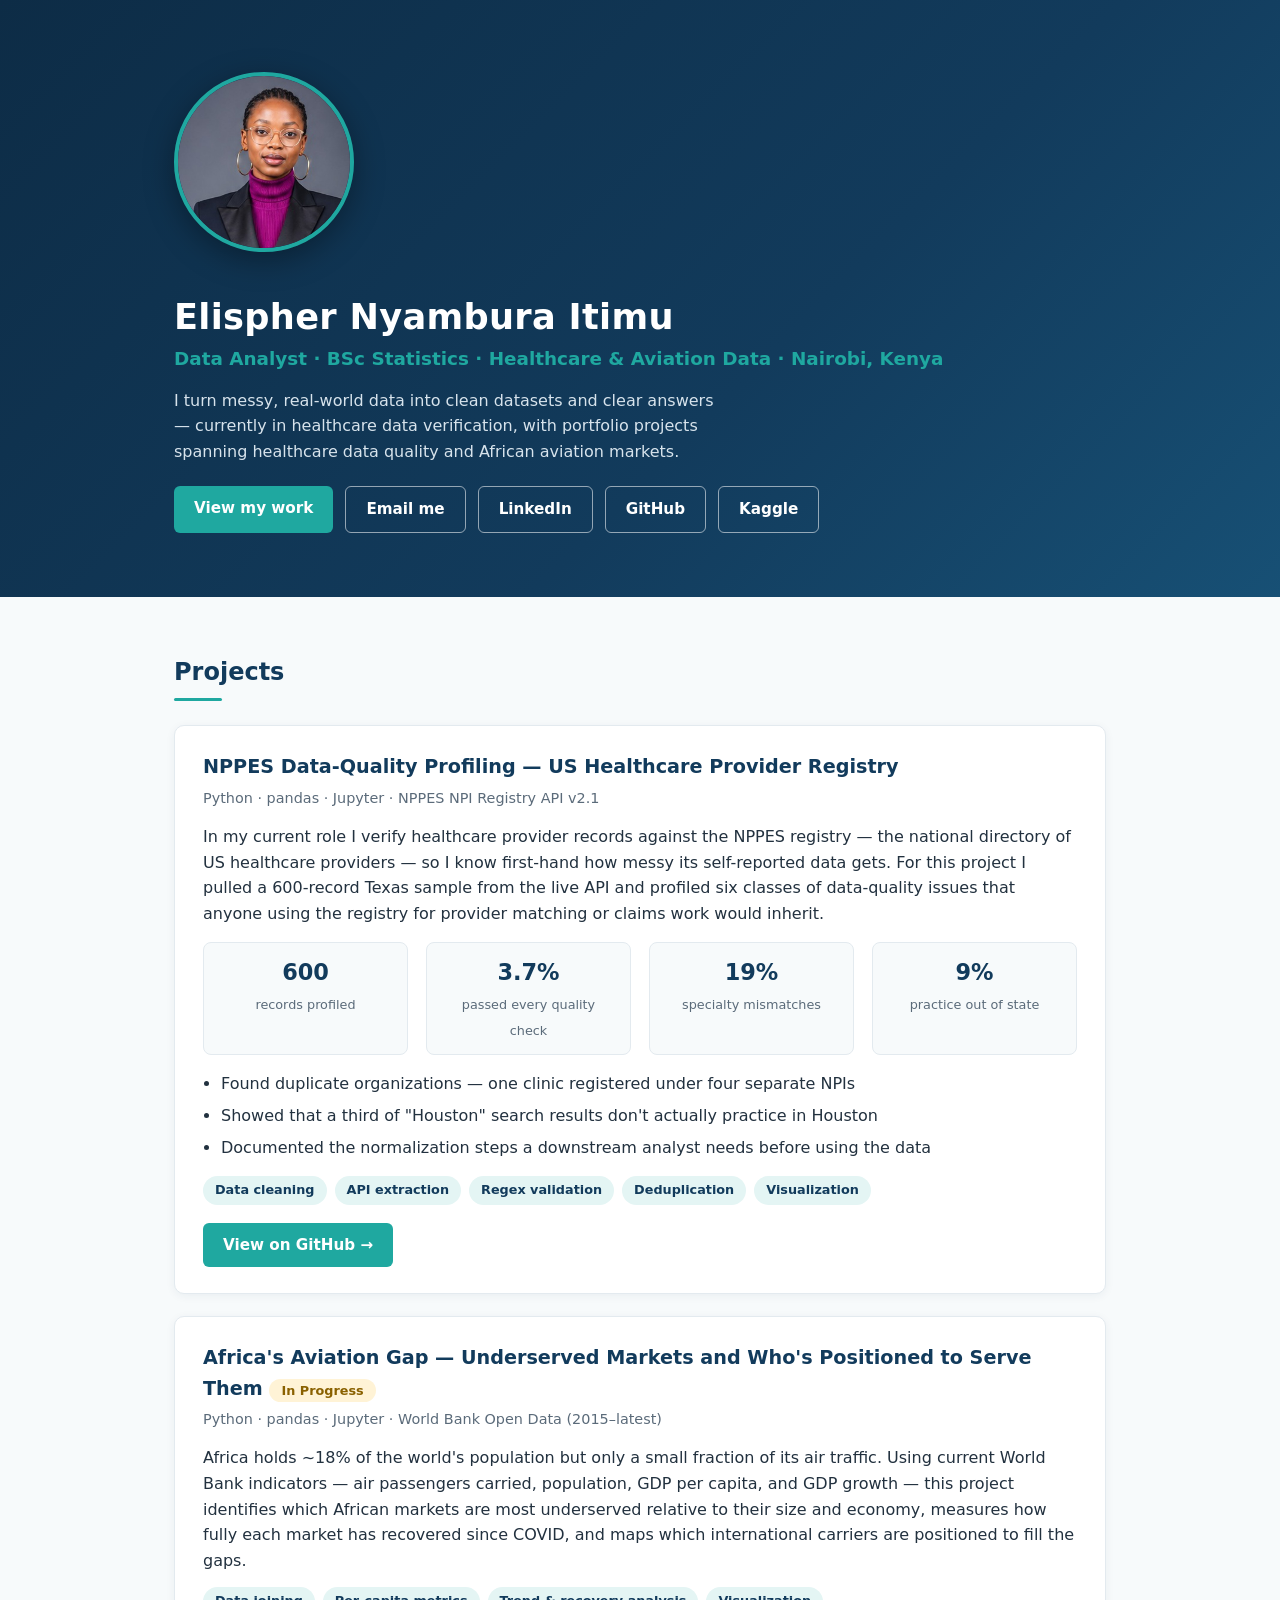
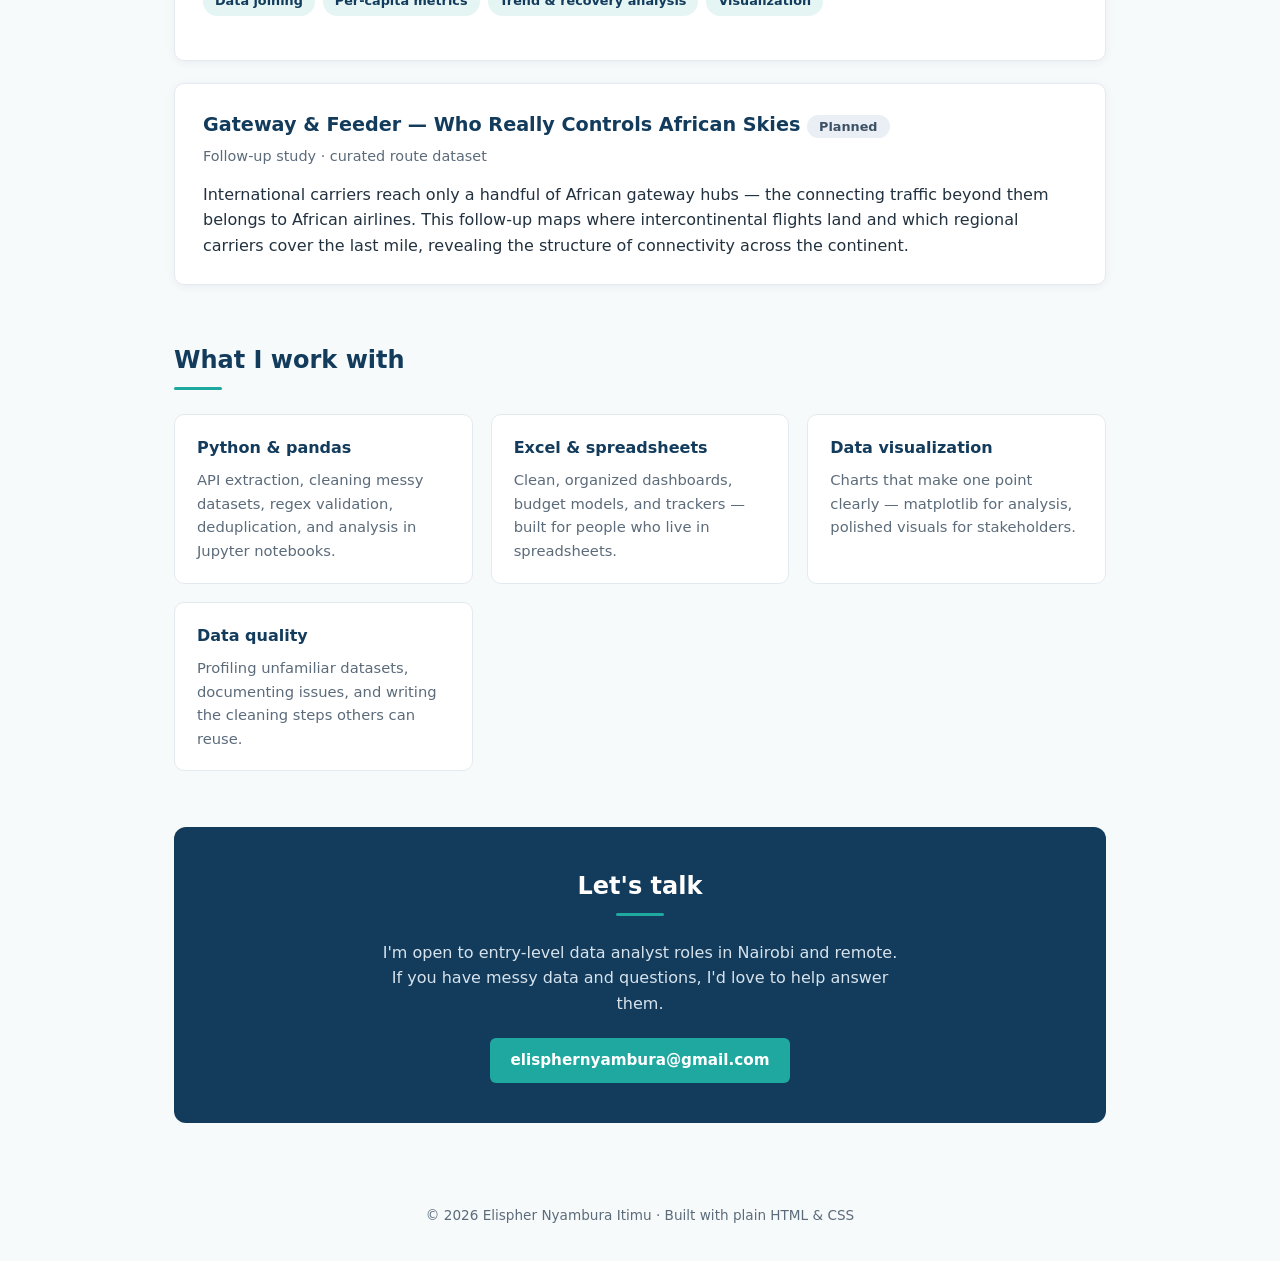
<file: index.html>
<!DOCTYPE html>
<html lang="en">
<head>
<meta charset="UTF-8">
<meta name="viewport" content="width=device-width, initial-scale=1.0">
<title>Elispher Nyambura Itimu — Data Analyst</title>
<meta name="description" content="Elispher Nyambura Itimu — entry-level data analyst in Nairobi, Kenya. Python, pandas, Excel, data cleaning and visualization.">
<style>
  :root{
    --navy:#123B5C; --navy-dark:#0D2C46; --teal:#1FA8A0; --teal-light:#E4F5F4;
    --ink:#22313F; --muted:#5B6B7A; --bg:#F7FAFB; --card:#FFFFFF; --line:#E3EAEF;
  }
  *{margin:0;padding:0;box-sizing:border-box}
  html{scroll-behavior:smooth}
  body{font-family:"Segoe UI",system-ui,-apple-system,Helvetica,Arial,sans-serif;color:var(--ink);background:var(--bg);line-height:1.6}
  a{color:var(--teal);text-decoration:none}
  a:hover{text-decoration:underline}
  .wrap{max-width:980px;margin:0 auto;padding:0 24px}

  /* hero */
  header{background:linear-gradient(135deg,var(--navy-dark) 0%,var(--navy) 60%,#175075 100%);color:#fff;padding:72px 0 64px}
  .hero{display:flex;align-items:center;gap:44px;flex-wrap:wrap}
  .hero img{width:180px;height:180px;border-radius:50%;object-fit:cover;border:4px solid var(--teal);box-shadow:0 8px 30px rgba(0,0,0,.35)}
  .hero h1{font-size:2.2rem;line-height:1.2;letter-spacing:.3px}
  .hero .role{color:var(--teal);font-weight:600;font-size:1.15rem;margin-top:6px}
  .hero p.tag{margin-top:14px;max-width:560px;color:#D7E3EC}
  .hero .links{margin-top:22px;display:flex;gap:12px;flex-wrap:wrap}
  .btn{display:inline-block;padding:10px 20px;border-radius:6px;font-weight:600;font-size:.95rem}
  .btn-teal{background:var(--teal);color:#fff}
  .btn-teal:hover{background:#188F88;text-decoration:none}
  .btn-ghost{border:1.5px solid rgba(255,255,255,.55);color:#fff}
  .btn-ghost:hover{border-color:var(--teal);color:var(--teal);text-decoration:none}

  section{padding:56px 0}
  h2{color:var(--navy);font-size:1.5rem;margin-bottom:24px;position:relative;padding-bottom:10px}
  h2::after{content:"";position:absolute;left:0;bottom:0;width:48px;height:3px;background:var(--teal);border-radius:2px}

  /* project card */
  .card{background:var(--card);border:1px solid var(--line);border-radius:10px;overflow:hidden;box-shadow:0 2px 10px rgba(18,59,92,.06)}
  .card .body{padding:26px 28px}
  .card h3{color:var(--navy);font-size:1.2rem;margin-bottom:4px}
  .card .sub{color:var(--muted);font-size:.9rem;margin-bottom:14px}
  .card ul{margin:12px 0 16px 18px}
  .card li{margin-bottom:6px}
  .chips{display:flex;gap:8px;flex-wrap:wrap;margin:14px 0 18px}
  .chip{background:var(--teal-light);color:var(--navy);font-size:.8rem;font-weight:600;padding:4px 12px;border-radius:999px}
  .stat-row{display:flex;gap:18px;flex-wrap:wrap;margin:16px 0}
  .stat{background:var(--bg);border:1px solid var(--line);border-radius:8px;padding:12px 18px;text-align:center;flex:1;min-width:130px}
  .stat b{display:block;color:var(--navy);font-size:1.4rem}
  .stat span{font-size:.8rem;color:var(--muted)}

  /* skills */
  .grid{display:grid;grid-template-columns:repeat(auto-fit,minmax(260px,1fr));gap:18px}
  .skill{background:var(--card);border:1px solid var(--line);border-radius:10px;padding:20px 22px}
  .skill h3{color:var(--navy);font-size:1rem;margin-bottom:8px}
  .skill p{font-size:.92rem;color:var(--muted)}

  /* contact */
  .contact{background:var(--navy);color:#fff;border-radius:12px;padding:40px 34px;text-align:center}
  .contact h2{color:#fff}
  .contact h2::after{left:50%;transform:translateX(-50%)}
  .contact p{color:#D7E3EC;max-width:520px;margin:0 auto 22px}
  footer{padding:26px 0 34px;text-align:center;color:var(--muted);font-size:.85rem}
  @media(max-width:640px){.hero{justify-content:center;text-align:center}.hero .links{justify-content:center}}
</style>
</head>
<body>

<header>
  <div class="wrap hero">
    <img src="photo.jpeg" alt="Portrait of Elispher Nyambura Itimu">
    <div>
      <h1>Elispher Nyambura Itimu</h1>
      <div class="role">Data Analyst · BSc Statistics · Healthcare &amp; Aviation Data · Nairobi, Kenya</div>
      <p class="tag">I turn messy, real-world data into clean datasets and clear answers —
      currently in healthcare data verification, with portfolio projects spanning
      healthcare data quality and African aviation markets.</p>
      <div class="links">
        <a class="btn btn-teal" href="#projects">View my work</a>
        <a class="btn btn-ghost" href="mailto:elisphernyambura@gmail.com">Email me</a>
        <a class="btn btn-ghost" href="https://www.linkedin.com/in/elispher-nyambura-a79104225" target="_blank" rel="noopener">LinkedIn</a>
        <a class="btn btn-ghost" href="https://github.com/elispher-data-analyst" target="_blank" rel="noopener">GitHub</a>
        <a class="btn btn-ghost" href="https://www.kaggle.com/elispheritimu" target="_blank" rel="noopener">Kaggle</a>
      </div>
    </div>
  </div>
</header>

<section id="projects">
  <div class="wrap">
    <h2>Projects</h2>
    <div class="card">
      <div class="body">
        <h3>NPPES Data-Quality Profiling — US Healthcare Provider Registry</h3>
        <div class="sub">Python · pandas · Jupyter · NPPES NPI Registry API v2.1</div>
        <p>In my current role I verify healthcare provider records against the NPPES registry —
        the national directory of US healthcare providers — so I know first-hand how messy its
        self-reported data gets. For this project I pulled a 600-record Texas sample from the
        live API and profiled six classes of data-quality issues that anyone using the registry
        for provider matching or claims work would inherit.</p>
        <div class="stat-row">
          <div class="stat"><b>600</b><span>records profiled</span></div>
          <div class="stat"><b>3.7%</b><span>passed every quality check</span></div>
          <div class="stat"><b>19%</b><span>specialty mismatches</span></div>
          <div class="stat"><b>9%</b><span>practice out of state</span></div>
        </div>
        <ul>
          <li>Found duplicate organizations — one clinic registered under four separate NPIs</li>
          <li>Showed that a third of "Houston" search results don't actually practice in Houston</li>
          <li>Documented the normalization steps a downstream analyst needs before using the data</li>
        </ul>
        <div class="chips">
          <span class="chip">Data cleaning</span><span class="chip">API extraction</span>
          <span class="chip">Regex validation</span><span class="chip">Deduplication</span>
          <span class="chip">Visualization</span>
        </div>
        <a class="btn btn-teal" href="https://github.com/elispher-data-analyst/nppes-data-quality" target="_blank" rel="noopener">View on GitHub →</a>
      </div>
    </div>

    <div class="card" style="margin-top:22px">
      <div class="body">
        <h3>Africa's Aviation Gap — Underserved Markets and Who's Positioned to Serve Them <span class="chip" style="background:#FFF3D6;color:#8A6100">In Progress</span></h3>
        <div class="sub">Python · pandas · Jupyter · World Bank Open Data (2015–latest)</div>
        <p>Africa holds ~18% of the world's population but only a small fraction of its air
        traffic. Using current World Bank indicators — air passengers carried, population,
        GDP per capita, and GDP growth — this project identifies which African markets are
        most underserved relative to their size and economy, measures how fully each market
        has recovered since COVID, and maps which international carriers are positioned to
        fill the gaps.</p>
        <div class="chips">
          <span class="chip">Data joining</span><span class="chip">Per-capita metrics</span>
          <span class="chip">Trend &amp; recovery analysis</span><span class="chip">Visualization</span>
        </div>
      </div>
    </div>

    <div class="card" style="margin-top:22px">
      <div class="body">
        <h3>Gateway &amp; Feeder — Who Really Controls African Skies <span class="chip" style="background:#EAEFF5;color:#3D5165">Planned</span></h3>
        <div class="sub">Follow-up study · curated route dataset</div>
        <p>International carriers reach only a handful of African gateway hubs — the
        connecting traffic beyond them belongs to African airlines. This follow-up maps
        where intercontinental flights land and which regional carriers cover the last
        mile, revealing the structure of connectivity across the continent.</p>
      </div>
    </div>
  </div>
</section>

<section id="skills" style="padding-top:0">
  <div class="wrap">
    <h2>What I work with</h2>
    <div class="grid">
      <div class="skill"><h3>Python & pandas</h3><p>API extraction, cleaning messy datasets, regex validation, deduplication, and analysis in Jupyter notebooks.</p></div>
      <div class="skill"><h3>Excel & spreadsheets</h3><p>Clean, organized dashboards, budget models, and trackers — built for people who live in spreadsheets.</p></div>
      <div class="skill"><h3>Data visualization</h3><p>Charts that make one point clearly — matplotlib for analysis, polished visuals for stakeholders.</p></div>
      <div class="skill"><h3>Data quality</h3><p>Profiling unfamiliar datasets, documenting issues, and writing the cleaning steps others can reuse.</p></div>
    </div>
  </div>
</section>

<section style="padding-top:0">
  <div class="wrap">
    <div class="contact">
      <h2>Let's talk</h2>
      <p>I'm open to entry-level data analyst roles in Nairobi and remote. If you have messy data and questions, I'd love to help answer them.</p>
      <a class="btn btn-teal" href="mailto:elisphernyambura@gmail.com">elisphernyambura@gmail.com</a>
    </div>
  </div>
</section>

<footer>© 2026 Elispher Nyambura Itimu · Built with plain HTML &amp; CSS</footer>

</body>
</html>
</file>
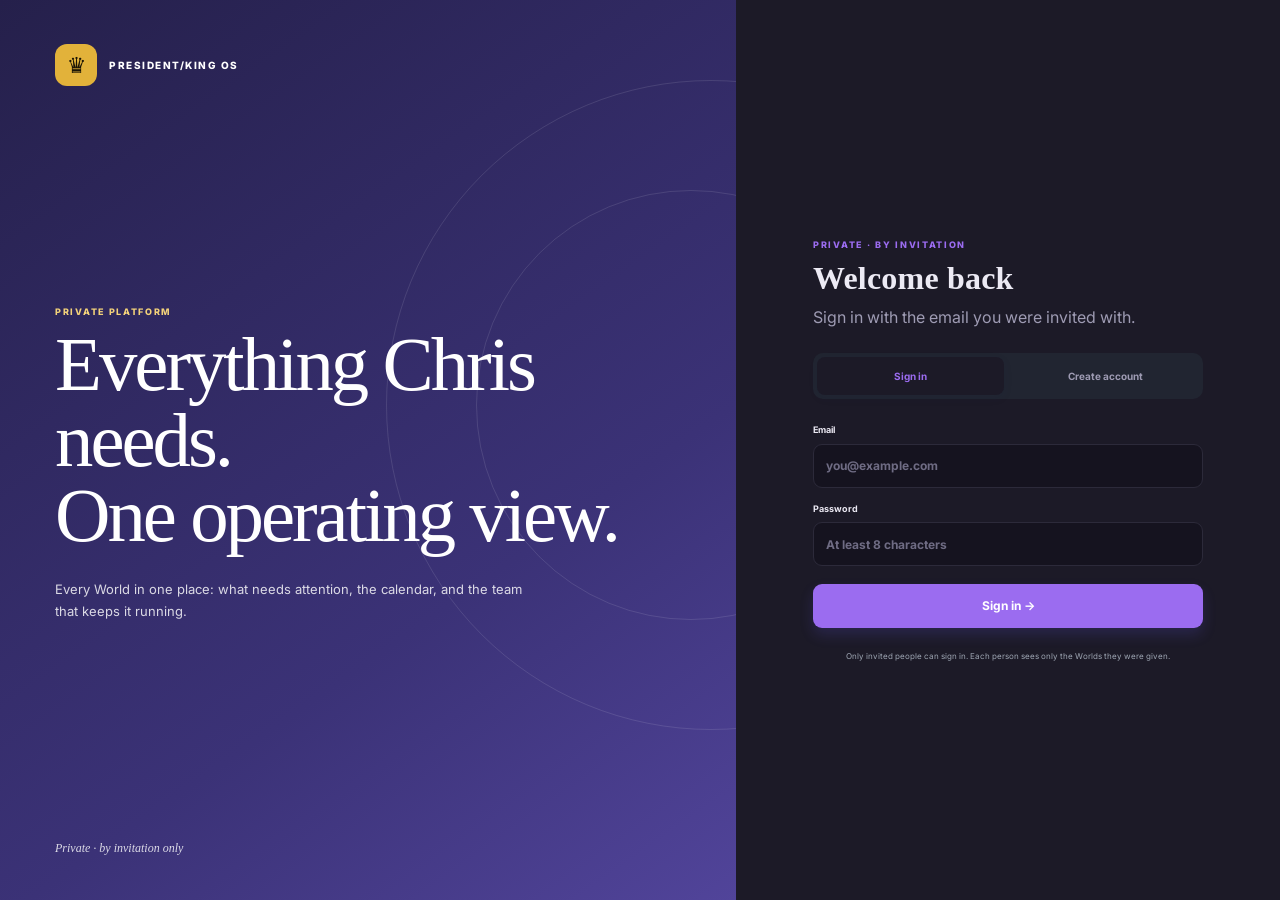
<file: executive-operations-hub/index.html>
<!DOCTYPE html><html lang="en" data-theme="dark"><head><meta charSet="utf-8"/><meta name="viewport" content="width=device-width, initial-scale=1"/><link rel="stylesheet" href="/executive-operations-hub/_next/static/chunks/0thcvl84tbm6a.css" data-precedence="next"/><link rel="preload" as="script" fetchPriority="low" href="/executive-operations-hub/_next/static/chunks/0ht900cau6_ur.js"/><script src="/executive-operations-hub/_next/static/chunks/0jf.c9z_osfio.js" async=""></script><script src="/executive-operations-hub/_next/static/chunks/07lhk_q6pmm3r.js" async=""></script><script src="/executive-operations-hub/_next/static/chunks/turbopack-0wmbi02p.guvt.js" async=""></script><script src="/executive-operations-hub/_next/static/chunks/0dbhjjzl8qfwv.js" async=""></script><script src="/executive-operations-hub/_next/static/chunks/01_001_b5ocu0.js" async=""></script><link rel="preload" href="https://fonts.googleapis.com/css2?family=Cormorant+Garamond:wght@500;600;700&amp;family=Inter:wght@400;500;600;700&amp;display=swap" as="style"/><link rel="preconnect" href="https://fonts.googleapis.com"/><link rel="preconnect" href="https://fonts.gstatic.com" crossorigin="anonymous"/><title>President/King OS</title><meta name="description" content="A private operating system across work, organizations, and personal commitments."/><meta property="og:title" content="President/King OS"/><meta property="og:description" content="One operating view across every world."/><meta property="og:image" content="https://elispher-data-analyst.github.io/executive-operations-hub/og.png"/><meta property="og:image:width" content="1200"/><meta property="og:image:height" content="630"/><meta property="og:image:alt" content="Executive Operations Hub"/><meta property="og:type" content="website"/><meta name="twitter:card" content="summary_large_image"/><meta name="twitter:title" content="President/King OS"/><meta name="twitter:description" content="One operating view across every world."/><meta name="twitter:image" content="https://elispher-data-analyst.github.io/executive-operations-hub/og.png"/><link rel="shortcut icon" href="/executive-operations-hub/favicon.svg"/><link rel="icon" href="/executive-operations-hub/favicon.svg"/><script>try{document.documentElement.dataset.theme=localStorage.getItem('chris-os-theme')==='light'?'light':'dark'}catch(e){}</script><link rel="stylesheet" href="https://fonts.googleapis.com/css2?family=Cormorant+Garamond:wght@500;600;700&amp;family=Inter:wght@400;500;600;700&amp;display=swap"/><script src="/executive-operations-hub/_next/static/chunks/03~yq9q893hmn.js" noModule=""></script></head><body><div hidden=""><!--$--><!--/$--></div><div class="loading"><div class="loading-mark">EO</div><p>Loading the operational workspace…</p></div><!--$--><!--/$--><script src="/executive-operations-hub/_next/static/chunks/0ht900cau6_ur.js" id="_R_" async=""></script><script>(self.__next_f=self.__next_f||[]).push([0])</script><script>self.__next_f.push([1,"1:\"$Sreact.fragment\"\n2:I[39756,[\"/executive-operations-hub/_next/static/chunks/0dbhjjzl8qfwv.js\"],\"default\"]\n3:I[37457,[\"/executive-operations-hub/_next/static/chunks/0dbhjjzl8qfwv.js\"],\"default\"]\n4:I[47257,[\"/executive-operations-hub/_next/static/chunks/0dbhjjzl8qfwv.js\"],\"ClientPageRoot\"]\n5:I[31713,[\"/executive-operations-hub/_next/static/chunks/0dbhjjzl8qfwv.js\",\"/executive-operations-hub/_next/static/chunks/01_001_b5ocu0.js\"],\"default\"]\n8:I[97367,[\"/executive-operations-hub/_next/static/chunks/0dbhjjzl8qfwv.js\"],\"OutletBoundary\"]\n9:\"$Sreact.suspense\"\nb:I[97367,[\"/executive-operations-hub/_next/static/chunks/0dbhjjzl8qfwv.js\"],\"ViewportBoundary\"]\nd:I[97367,[\"/executive-operations-hub/_next/static/chunks/0dbhjjzl8qfwv.js\"],\"MetadataBoundary\"]\nf:I[68027,[\"/executive-operations-hub/_next/static/chunks/0dbhjjzl8qfwv.js\"],\"default\",1]\n:HL[\"/executive-operations-hub/_next/static/chunks/0thcvl84tbm6a.css\",\"style\"]\n:HL[\"https://fonts.googleapis.com/css2?family=Cormorant+Garamond:wght@500;600;700\u0026family=Inter:wght@400;500;600;700\u0026display=swap\",\"style\"]\n"])</script><script>self.__next_f.push([1,"0:{\"P\":null,\"c\":[\"\",\"\"],\"q\":\"\",\"i\":false,\"f\":[[[\"\",{\"children\":[\"__PAGE__\",{}]},\"$undefined\",\"$undefined\",16],[[\"$\",\"$1\",\"c\",{\"children\":[[[\"$\",\"link\",\"0\",{\"rel\":\"stylesheet\",\"href\":\"/executive-operations-hub/_next/static/chunks/0thcvl84tbm6a.css\",\"precedence\":\"next\",\"crossOrigin\":\"$undefined\",\"nonce\":\"$undefined\"}],[\"$\",\"script\",\"script-0\",{\"src\":\"/executive-operations-hub/_next/static/chunks/0dbhjjzl8qfwv.js\",\"async\":true,\"nonce\":\"$undefined\"}]],[\"$\",\"html\",null,{\"lang\":\"en\",\"data-theme\":\"dark\",\"suppressHydrationWarning\":true,\"children\":[[\"$\",\"head\",null,{\"children\":[[\"$\",\"script\",null,{\"dangerouslySetInnerHTML\":{\"__html\":\"try{document.documentElement.dataset.theme=localStorage.getItem('chris-os-theme')==='light'?'light':'dark'}catch(e){}\"}}],[\"$\",\"link\",null,{\"rel\":\"preconnect\",\"href\":\"https://fonts.googleapis.com\"}],[\"$\",\"link\",null,{\"rel\":\"preconnect\",\"href\":\"https://fonts.gstatic.com\",\"crossOrigin\":\"anonymous\"}],[\"$\",\"link\",null,{\"rel\":\"stylesheet\",\"href\":\"https://fonts.googleapis.com/css2?family=Cormorant+Garamond:wght@500;600;700\u0026family=Inter:wght@400;500;600;700\u0026display=swap\"}]]}],[\"$\",\"body\",null,{\"children\":[\"$\",\"$L2\",null,{\"parallelRouterKey\":\"children\",\"error\":\"$undefined\",\"errorStyles\":\"$undefined\",\"errorScripts\":\"$undefined\",\"template\":[\"$\",\"$L3\",null,{}],\"templateStyles\":\"$undefined\",\"templateScripts\":\"$undefined\",\"notFound\":[[[\"$\",\"title\",null,{\"children\":\"404: This page could not be found.\"}],[\"$\",\"div\",null,{\"style\":{\"fontFamily\":\"system-ui,\\\"Segoe UI\\\",Roboto,Helvetica,Arial,sans-serif,\\\"Apple Color Emoji\\\",\\\"Segoe UI Emoji\\\"\",\"height\":\"100vh\",\"textAlign\":\"center\",\"display\":\"flex\",\"flexDirection\":\"column\",\"alignItems\":\"center\",\"justifyContent\":\"center\"},\"children\":[\"$\",\"div\",null,{\"children\":[[\"$\",\"style\",null,{\"dangerouslySetInnerHTML\":{\"__html\":\"body{color:#000;background:#fff;margin:0}.next-error-h1{border-right:1px solid rgba(0,0,0,.3)}@media (prefers-color-scheme:dark){body{color:#fff;background:#000}.next-error-h1{border-right:1px solid rgba(255,255,255,.3)}}\"}}],[\"$\",\"h1\",null,{\"className\":\"next-error-h1\",\"style\":{\"display\":\"inline-block\",\"margin\":\"0 20px 0 0\",\"padding\":\"0 23px 0 0\",\"fontSize\":24,\"fontWeight\":500,\"verticalAlign\":\"top\",\"lineHeight\":\"49px\"},\"children\":404}],[\"$\",\"div\",null,{\"style\":{\"display\":\"inline-block\"},\"children\":[\"$\",\"h2\",null,{\"style\":{\"fontSize\":14,\"fontWeight\":400,\"lineHeight\":\"49px\",\"margin\":0},\"children\":\"This page could not be found.\"}]}]]}]}]],[]],\"forbidden\":\"$undefined\",\"unauthorized\":\"$undefined\"}]}]]}]]}],{\"children\":[[\"$\",\"$1\",\"c\",{\"children\":[[\"$\",\"$L4\",null,{\"Component\":\"$5\",\"serverProvidedParams\":{\"searchParams\":{},\"params\":{},\"promises\":[\"$@6\",\"$@7\"]}}],[[\"$\",\"script\",\"script-0\",{\"src\":\"/executive-operations-hub/_next/static/chunks/01_001_b5ocu0.js\",\"async\":true,\"nonce\":\"$undefined\"}]],[\"$\",\"$L8\",null,{\"children\":[\"$\",\"$9\",null,{\"name\":\"Next.MetadataOutlet\",\"children\":\"$@a\"}]}]]}],{},null,false,null]},null,false,null],[\"$\",\"$1\",\"h\",{\"children\":[null,[\"$\",\"$Lb\",null,{\"children\":\"$Lc\"}],[\"$\",\"div\",null,{\"hidden\":true,\"children\":[\"$\",\"$Ld\",null,{\"children\":[\"$\",\"$9\",null,{\"name\":\"Next.Metadata\",\"children\":\"$Le\"}]}]}],null]}],false]],\"m\":\"$undefined\",\"G\":[\"$f\",[[\"$\",\"link\",\"0\",{\"rel\":\"stylesheet\",\"href\":\"/executive-operations-hub/_next/static/chunks/0thcvl84tbm6a.css\",\"precedence\":\"next\",\"crossOrigin\":\"$undefined\",\"nonce\":\"$undefined\"}]]],\"S\":true,\"h\":null,\"s\":\"$undefined\",\"l\":\"$undefined\",\"p\":\"$undefined\",\"d\":\"$undefined\",\"b\":\"qgtPn2OkG_ov1_CUlyOyU\"}\n"])</script><script>self.__next_f.push([1,"6:{}\n7:\"$0:f:0:1:1:children:0:props:children:0:props:serverProvidedParams:params\"\n"])</script><script>self.__next_f.push([1,"c:[[\"$\",\"meta\",\"0\",{\"charSet\":\"utf-8\"}],[\"$\",\"meta\",\"1\",{\"name\":\"viewport\",\"content\":\"width=device-width, initial-scale=1\"}]]\n"])</script><script>self.__next_f.push([1,"10:I[27201,[\"/executive-operations-hub/_next/static/chunks/0dbhjjzl8qfwv.js\"],\"IconMark\"]\na:null\ne:[[\"$\",\"title\",\"0\",{\"children\":\"President/King OS\"}],[\"$\",\"meta\",\"1\",{\"name\":\"description\",\"content\":\"A private operating system across work, organizations, and personal commitments.\"}],[\"$\",\"meta\",\"2\",{\"property\":\"og:title\",\"content\":\"President/King OS\"}],[\"$\",\"meta\",\"3\",{\"property\":\"og:description\",\"content\":\"One operating view across every world.\"}],[\"$\",\"meta\",\"4\",{\"property\":\"og:image\",\"content\":\"https://elispher-data-analyst.github.io/executive-operations-hub/og.png\"}],[\"$\",\"meta\",\"5\",{\"property\":\"og:image:width\",\"content\":\"1200\"}],[\"$\",\"meta\",\"6\",{\"property\":\"og:image:height\",\"content\":\"630\"}],[\"$\",\"meta\",\"7\",{\"property\":\"og:image:alt\",\"content\":\"Executive Operations Hub\"}],[\"$\",\"meta\",\"8\",{\"property\":\"og:type\",\"content\":\"website\"}],[\"$\",\"meta\",\"9\",{\"name\":\"twitter:card\",\"content\":\"summary_large_image\"}],[\"$\",\"meta\",\"10\",{\"name\":\"twitter:title\",\"content\":\"President/King OS\"}],[\"$\",\"meta\",\"11\",{\"name\":\"twitter:description\",\"content\":\"One operating view across every world.\"}],[\"$\",\"meta\",\"12\",{\"name\":\"twitter:image\",\"content\":\"https://elispher-data-analyst.github.io/executive-operations-hub/og.png\"}],[\"$\",\"link\",\"13\",{\"rel\":\"shortcut icon\",\"href\":\"/executive-operations-hub/favicon.svg\"}],[\"$\",\"link\",\"14\",{\"rel\":\"icon\",\"href\":\"/executive-operations-hub/favicon.svg\"}],[\"$\",\"$L10\",\"15\",{}]]\n"])</script></body></html>
</file>
<file: executive-operations-hub/_next/static/chunks/0thcvl84tbm6a.css>
@layer properties{@supports (((-webkit-hyphens:none)) and (not (margin-trim:inline))) or ((-moz-orient:inline) and (not (color:rgb(from red r g b)))){*,:before,:after,::backdrop{--tw-rotate-x:initial;--tw-rotate-y:initial;--tw-rotate-z:initial;--tw-skew-x:initial;--tw-skew-y:initial;--tw-ordinal:initial;--tw-slashed-zero:initial;--tw-numeric-figure:initial;--tw-numeric-spacing:initial;--tw-numeric-fraction:initial;--tw-shadow:0 0 #0000;--tw-shadow-color:initial;--tw-shadow-alpha:100%;--tw-inset-shadow:0 0 #0000;--tw-inset-shadow-color:initial;--tw-inset-shadow-alpha:100%;--tw-ring-color:initial;--tw-ring-shadow:0 0 #0000;--tw-inset-ring-color:initial;--tw-inset-ring-shadow:0 0 #0000;--tw-ring-inset:initial;--tw-ring-offset-width:0px;--tw-ring-offset-color:#fff;--tw-ring-offset-shadow:0 0 #0000;--tw-outline-style:solid;--tw-blur:initial;--tw-brightness:initial;--tw-contrast:initial;--tw-grayscale:initial;--tw-hue-rotate:initial;--tw-invert:initial;--tw-opacity:initial;--tw-saturate:initial;--tw-sepia:initial;--tw-drop-shadow:initial;--tw-drop-shadow-color:initial;--tw-drop-shadow-alpha:100%;--tw-drop-shadow-size:initial}}}@layer theme{:root,:host{--font-sans:ui-sans-serif, system-ui, sans-serif, "Apple Color Emoji", "Segoe UI Emoji", "Segoe UI Symbol", "Noto Color Emoji";--font-mono:ui-monospace, SFMono-Regular, Menlo, Monaco, Consolas, "Liberation Mono", "Courier New", monospace;--spacing:.25rem;--default-font-family:var(--font-sans);--default-mono-font-family:var(--font-mono)}}@layer base{*,:after,:before,::backdrop{box-sizing:border-box;border:0 solid;margin:0;padding:0}::file-selector-button{box-sizing:border-box;border:0 solid;margin:0;padding:0}html,:host{-webkit-text-size-adjust:100%;tab-size:4;line-height:1.5;font-family:var(--default-font-family,ui-sans-serif, system-ui, sans-serif, "Apple Color Emoji", "Segoe UI Emoji", "Segoe UI Symbol", "Noto Color Emoji");font-feature-settings:var(--default-font-feature-settings,normal);font-variation-settings:var(--default-font-variation-settings,normal);-webkit-tap-highlight-color:transparent}hr{height:0;color:inherit;border-top-width:1px}abbr:where([title]){-webkit-text-decoration:underline dotted;text-decoration:underline dotted}h1,h2,h3,h4,h5,h6{font-size:inherit;font-weight:inherit}a{color:inherit;-webkit-text-decoration:inherit;-webkit-text-decoration:inherit;-webkit-text-decoration:inherit;-webkit-text-decoration:inherit;text-decoration:inherit}b,strong{font-weight:bolder}code,kbd,samp,pre{font-family:var(--default-mono-font-family,ui-monospace, SFMono-Regular, Menlo, Monaco, Consolas, "Liberation Mono", "Courier New", monospace);font-feature-settings:var(--default-mono-font-feature-settings,normal);font-variation-settings:var(--default-mono-font-variation-settings,normal);font-size:1em}small{font-size:80%}sub,sup{vertical-align:baseline;font-size:75%;line-height:0;position:relative}sub{bottom:-.25em}sup{top:-.5em}table{text-indent:0;border-color:inherit;border-collapse:collapse}:-moz-focusring{outline:auto}progress{vertical-align:baseline}summary{display:list-item}ol,ul,menu{list-style:none}img,svg,video,canvas,audio,iframe,embed,object{vertical-align:middle;display:block}img,video{max-width:100%;height:auto}button,input,select,optgroup,textarea{font:inherit;font-feature-settings:inherit;font-variation-settings:inherit;letter-spacing:inherit;color:inherit;opacity:1;background-color:#0000;border-radius:0}::file-selector-button{font:inherit;font-feature-settings:inherit;font-variation-settings:inherit;letter-spacing:inherit;color:inherit;opacity:1;background-color:#0000;border-radius:0}:where(select:is([multiple],[size])) optgroup{font-weight:bolder}:where(select:is([multiple],[size])) optgroup option{padding-inline-start:20px}::file-selector-button{margin-inline-end:4px}::placeholder{opacity:1}@supports (not ((-webkit-appearance:-apple-pay-button))) or (contain-intrinsic-size:1px){::placeholder{color:currentColor}@supports (color:color-mix(in lab, red, red)){::placeholder{color:color-mix(in oklab, currentcolor 50%, transparent)}}}textarea{resize:vertical}::-webkit-search-decoration{-webkit-appearance:none}::-webkit-date-and-time-value{min-height:1lh;text-align:inherit}::-webkit-datetime-edit{display:inline-flex}::-webkit-datetime-edit-fields-wrapper{padding:0}::-webkit-datetime-edit{padding-block:0}::-webkit-datetime-edit-year-field{padding-block:0}::-webkit-datetime-edit-month-field{padding-block:0}::-webkit-datetime-edit-day-field{padding-block:0}::-webkit-datetime-edit-hour-field{padding-block:0}::-webkit-datetime-edit-minute-field{padding-block:0}::-webkit-datetime-edit-second-field{padding-block:0}::-webkit-datetime-edit-millisecond-field{padding-block:0}::-webkit-datetime-edit-meridiem-field{padding-block:0}::-webkit-calendar-picker-indicator{line-height:1}:-moz-ui-invalid{box-shadow:none}button,input:where([type=button],[type=reset],[type=submit]){appearance:button}::file-selector-button{appearance:button}::-webkit-inner-spin-button{height:auto}::-webkit-outer-spin-button{height:auto}[hidden]:where(:not([hidden=until-found])){display:none!important}}@layer components;@layer utilities{.visible{visibility:visible}.fixed{position:fixed}.relative{position:relative}.static{position:static}.start{inset-inline-start:var(--spacing)}.end{inset-inline-end:var(--spacing)}.block{display:block}.contents{display:contents}.flex{display:flex}.grid{display:grid}.hidden{display:none}.table{display:table}.grow{flex-grow:1}.transform{transform:var(--tw-rotate-x,) var(--tw-rotate-y,) var(--tw-rotate-z,) var(--tw-skew-x,) var(--tw-skew-y,)}.ordinal{--tw-ordinal:ordinal;font-variant-numeric:var(--tw-ordinal,) var(--tw-slashed-zero,) var(--tw-numeric-figure,) var(--tw-numeric-spacing,) var(--tw-numeric-fraction,)}.ring{--tw-ring-shadow:var(--tw-ring-inset,) 0 0 0 calc(1px + var(--tw-ring-offset-width)) var(--tw-ring-color,currentcolor);box-shadow:var(--tw-inset-shadow), var(--tw-inset-ring-shadow), var(--tw-ring-offset-shadow), var(--tw-ring-shadow), var(--tw-shadow)}.outline{outline-style:var(--tw-outline-style);outline-width:1px}.filter{filter:var(--tw-blur,) var(--tw-brightness,) var(--tw-contrast,) var(--tw-grayscale,) var(--tw-hue-rotate,) var(--tw-invert,) var(--tw-saturate,) var(--tw-sepia,) var(--tw-drop-shadow,)}}:root{--ink:#16213d;--muted:#72809a;--line:#e7eaf1;--paper:#f7f8fc;--white:#fff;--purple:#6558e8;--purple-dark:#4539bf;--purple-soft:#efedff;--green:#2a9b72;--orange:#ed785f;--shadow:0 14px 40px #1f2a4e12;--c00a4ef:#00a4ef;--c027a48:#027a48;--c080b12:#080b12;--c101828:#101828;--c175cd3:#175cd3;--c1d1b4b-bg:#1d1b4b;--c1d1b4b-line:#1d1b4b;--c1f2941-bg:#1f2941;--c206b55:#206b55;--c23845c:#23845c;--c24168c:#24168c;--c24875f:#24875f;--c25204b-bg:#25204b;--c25724c:#25724c;--c258c67:#258c67;--c282254-bg:#282254;--c285f50:#285f50;--c292451-bg:#292451;--c292553-bg:#292553;--c2a9b72:#2a9b72;--c2a9b72-bg:#2a9b72;--c2c275a-bg:#2c275a;--c2c89c8:#2c89c8;--c2d285b-bg:#2d285b;--c2d2a6e-bg:#2d2a6e;--c2e90fa-bg:#2e90fa;--c2f6283:#2f6283;--c316c5b:#316c5b;--c344054:#344054;--c347da9:#347da9;--c34ad7e-bg:#34ad7e;--c38316d:#38316d;--c387aa2:#387aa2;--c3b3277-bg:#3b3277;--c3c337a-bg:#3c337a;--c3e1c96:#3e1c96;--c3e2abf:#3e2abf;--c3e637b:#3e637b;--c3f4755:#3f4755;--c413875:#413875;--c4238a4:#4238a4;--c4285f4:#4285f4;--c4539bf:#4539bf;--c463a86-bg:#463a86;--c463b85-bg:#463b85;--c46526b:#46526b;--c475467:#475467;--c477164:#477164;--c4b3fb8-bg:#4b3fb8;--c4b408b-bg:#4b408b;--c4d438f:#4d438f;--c4f47a8:#4f47a8;--c51449a-bg:#51449a;--c5147c7:#5147c7;--c566079:#566079;--c5925dc:#5925dc;--c5d6780:#5d6780;--c5ed29e:#5ed29e;--c60708c:#60708c;--c6558e8-bg:#6558e8;--c655e8c:#655e8c;--c6658e8:#6658e8;--c667085:#667085;--c66718a:#66718a;--c668194:#668194;--c668ba4-bg:#668ba4;--c67839b:#67839b;--c687286:#687286;--c6c5ce7:#6c5ce7;--c6c5ce7-bg:#6c5ce7;--c6c5ce7-line:#6c5ce7;--c6d7687:#6d7687;--c6f4710:#6f4710;--c707888:#707888;--c74540b:#74540b;--c747e90:#747e90;--c766fa4:#766fa4;--c7a4d10:#7a4d10;--c7a5a5a:#7a5a5a;--c8993a6:#8993a6;--c8a5a14:#8a5a14;--c8a5a33:#8a5a33;--c8a6a0c:#8a6a0c;--c8a6a2e:#8a6a2e;--c8b93a2:#8b93a2;--c8d7148:#8d7148;--c906fc2:#906fc2;--c929bad:#929bad;--c98a2b3:#98a2b3;--c98a2b3-bg:#98a2b3;--c9a3412:#9a3412;--c9a4b14:#9a4b14;--c9a5e21:#9a5e21;--c9a6200:#9a6200;--c9aa2b1:#9aa2b1;--ca0a8b5:#a0a8b5;--ca0a9ba:#a0a9ba;--ca14343:#a14343;--ca33b3b:#a33b3b;--ca3abbb:#a3abbb;--ca66a25:#a66a25;--ca66b25:#a66b25;--ca6b5dd-line:#a6b5dd;--ca96921:#a96921;--caa6825:#aa6825;--cad6422:#ad6422;--cb0782a:#b0782a;--cb16c27:#b16c27;--cb1b7c4:#b1b7c4;--cb42318:#b42318;--cb4413a:#b4413a;--cb44848:#b44848;--cb54708:#b54708;--cb74a4a:#b74a4a;--cb7791f:#b7791f;--cb7bfcc-bg:#b7bfcc;--cb84545:#b84545;--cb84f4f:#b84f4f;--cb9b4e8-line:#b9b4e8;--cba4848:#ba4848;--cbcb5ff:#bcb5ff;--cbd5151:#bd5151;--cbe5b4c:#be5b4c;--cc4c9d4-line:#c4c9d4;--cc55050:#c55050;--cc55252-bg:#c55252;--cc5bfff:#c5bfff;--cc75252:#c75252;--cc7bfff-line:#c7bfff;--cc7c2e1:#c7c2e1;--cc8cbe0-line:#c8cbe0;--cc9cdd5:#c9cdd5;--ccae9df-line:#cae9df;--cccd0dc-line:#ccd0dc;--ccfc9ff:#cfc9ff;--ccfc9ff-line:#cfc9ff;--cd16356:#d16356;--cd1e9ff-bg:#d1e9ff;--cd2cee8:#d2cee8;--cd4d0e7:#d4d0e7;--cd5d2e7:#d5d2e7;--cd5efe6-bg:#d5efe6;--cd65d5d-bg:#d65d5d;--cd6d2e8:#d6d2e8;--cd6d3e6:#d6d3e6;--cd8dce5-line:#d8dce5;--cd92d20-bg:#d92d20;--cd99942-bg:#d99942;--cd9d6e9:#d9d6e9;--cd9dce6-line:#d9dce6;--cdc9d45-bg:#dc9d45;--cdcd8ff-line:#dcd8ff;--cddd9ff-line:#ddd9ff;--cded9ff-bg:#ded9ff;--cdedafc-line:#dedafc;--cdedaff-bg:#dedaff;--ce0dcff-line:#e0dcff;--ce1ddff-line:#e1ddff;--ce1eef3-bg:#e1eef3;--ce2a34c-bg:#e2a34c;--ce2ddff-bg:#e2ddff;--ce36b51:#e36b51;--ce3b766-line:#e3b766;--ce3e6ed-line:#e3e6ed;--ce4e7ec-line:#e4e7ec;--ce6a23c-bg:#e6a23c;--ce7c66e-line:#e7c66e;--ce7e3ff-bg:#e7e3ff;--ce8a04f-bg:#e8a04f;--ce8f1f7-bg:#e8f1f7;--ce8f7f0-bg:#e8f7f0;--ce8f7f1-bg:#e8f7f1;--ce9e5ff:#e9e5ff;--ce9e7ff-bg:#e9e7ff;--ceaf4fb-bg:#eaf4fb;--ceaf7f1-bg:#eaf7f1;--ceafbff-bg:#eafbff;--cebe8ff-bg:#ebe8ff;--cebe9fe-bg:#ebe9fe;--ceceef3-bg:#eceef3;--cecfdf3-bg:#ecfdf3;--cedf8f2-bg:#edf8f2;--ceeeaff-bg:#eeeaff;--ceeefff-bg:#eeefff;--ceef0f3-line:#eef0f3;--ceef0f4-bg:#eef0f4;--ceef0f4-line:#eef0f4;--ceef0f5-bg:#eef0f5;--ceef4ff-bg:#eef4ff;--ceef7f4-bg:#eef7f4;--ceef8f5-bg:#eef8f5;--cef6d62-bg:#ef6d62;--cefedff-bg:#efedff;--ceff1f5-line:#eff1f5;--cf0cccc-line:#f0cccc;--cf0f1f4-line:#f0f1f4;--cf0f1f5-bg:#f0f1f5;--cf0f1f5-line:#f0f1f5;--cf0f2f5-bg:#f0f2f5;--cf1f0ff-bg:#f1f0ff;--cf1f2f5-bg:#f1f2f5;--cf1f3f7-bg:#f1f3f7;--cf1faf6-bg:#f1faf6;--cf2dcb4-line:#f2dcb4;--cf2dfb9-line:#f2dfb9;--cf2f0ff-bg:#f2f0ff;--cf2f3f7-bg:#f2f3f7;--cf2f4f7-bg:#f2f4f7;--cf2f7fa-bg:#f2f7fa;--cf3d899-bg:#f3d899;--cf3d9ae-line:#f3d9ae;--cf3f4f7-bg:#f3f4f7;--cf3f5f8-bg:#f3f5f8;--cf4f2ee:#f4f2ee;--cf4f2ff-bg:#f4f2ff;--cf4f3ff-bg:#f4f3ff;--cf5f4ff-bg:#f5f4ff;--cf5f6f9-bg:#f5f6f9;--cf5f6fa-bg:#f5f6fa;--cf6e2bd-bg:#f6e2bd;--cf6ece3-bg:#f6ece3;--cf6f4ff-bg:#f6f4ff;--cf6f7f9-bg:#f6f7f9;--cf6f8ff-bg:#f6f8ff;--cf79009-bg:#f79009;--cf7f6ff-bg:#f7f6ff;--cf8f7ff-bg:#f8f7ff;--cf8f9fb-bg:#f8f9fb;--cf8faff-bg:#f8faff;--cf9fafb-bg:#f9fafb;--cfaf9ff-bg:#faf9ff;--cfafbfc-bg:#fafbfc;--cfafbfe-bg:#fafbfe;--cfdf3d6-bg:#fdf3d6;--cfed7aa-line:#fed7aa;--cfee4e2-bg:#fee4e2;--cfef0c7-bg:#fef0c7;--cfef3f2-bg:#fef3f2;--cffeded-bg:#ffeded;--cfff0e5-bg:#fff0e5;--cfff0eb-bg:#fff0eb;--cfff0f0-bg:#fff0f0;--cfff1df-bg:#fff1df;--cfff2df-bg:#fff2df;--cfff3e6-bg:#fff3e6;--cfff6e8-bg:#fff6e8;--cfff7ed-bg:#fff7ed;--cfff8e8-bg:#fff8e8;--cfff8ec-bg:#fff8ec;--cfff9e9-bg:#fff9e9;--cfffaeb-bg:#fffaeb;--cfffaf0-bg:#fffaf0;--cffffff:#fff;--cffffff-bg:#fff;--cffffff-line:#fff}:root[data-theme=dark]{--c00a4ef:#52c9ff;--c027a48:#c8efdf;--c080b12:#ced6e9;--c101828:#eceaf4;--c175cd3:#5f95f1;--c1d1b4b-bg:#1d1b4b;--c1d1b4b-line:#c4b5fd;--c1f2941-bg:#1f2941;--c206b55:#c8efe3;--c23845c:#c8efdf;--c24168c:#ccc8ef;--c24875f:#c8efdf;--c25204b-bg:#25204b;--c25724c:#c9eedc;--c258c67:#c8efe1;--c282254-bg:#282254;--c285f50:#cdeae2;--c292451-bg:#292451;--c292553-bg:#292553;--c2a9b72:#74ddb7;--c2a9b72-bg:#2a9b72;--c2c275a-bg:#2c275a;--c2c89c8:#6eb3e3;--c2d285b-bg:#2d285b;--c2d2a6e-bg:#2d2a6e;--c2e90fa-bg:#2e90fa;--c2f6283:#cadfec;--c316c5b:#cee9e1;--c344054:#cfcce0;--c347da9:#78b4d8;--c34ad7e-bg:#34ad7e;--c38316d:#d1cee9;--c387aa2:#7cb3d5;--c3b3277-bg:#3b3277;--c3c337a-bg:#3c337a;--c3e1c96:#d3c8ef;--c3e2abf:#7e6ee3;--c3e637b:#8aafc6;--c3f4755:#d6dae1;--c413875:#d2cfe8;--c4238a4:#847cd5;--c4285f4:#5794f9;--c4539bf:#8077d9;--c463a86-bg:#463a86;--c463b85-bg:#463b85;--c46526b:#d4d9e3;--c475467:#b9b6cc;--c477164:#94bdb0;--c4b3fb8-bg:#4b3fb8;--c4b408b-bg:#4b408b;--c4d438f:#9087c9;--c4f47a8:#8983cd;--c51449a-bg:#51449a;--c5147c7:#7f78d9;--c566079:#99a2b8;--c5925dc:#8c66ea;--c5d6780:#9aa2b7;--c5ed29e:#75dcae;--c60708c:#97a4b9;--c6558e8-bg:#6558e8;--c655e8c:#9c96ba;--c6658e8:#7163ed;--c667085:#9e9bb3;--c66718a:#9ba3b5;--c668194:#98abb9;--c668ba4-bg:#668ba4;--c67839b:#96aabb;--c687286:#9da5b3;--c6c5ce7:#7465ec;--c6c5ce7-bg:#6c5ce7;--c6c5ce7-line:#6c5ce7;--c6d7687:#9fa5b2;--c6f4710:#efdec8;--c707888:#a0a6b1;--c74540b:#efe3c8;--c747e90:#9fa6b2;--c766fa4:#9994bd;--c7a4d10:#efdec8;--c7a5a5a:#b69b9b;--c8993a6:#9ca5b4;--c8a5a14:#efdfc8;--c8a5a33:#d2a47e;--c8a6a0c:#efe5c8;--c8a6a2e:#d6b67b;--c8b93a2:#9fa5b2;--c8d7148:#c6ae8b;--c906fc2:#a183cd;--c929bad:#9ca4b5;--c98a2b3:#7d7a92;--c98a2b3-bg:#7d7a92;--c9a3412:#efd1c8;--c9a4b14:#efd8c8;--c9a5e21:#e3a96d;--c9a6200:#efe1c8;--c9aa2b1:#9da5b3;--ca0a8b5:#9ea6b3;--ca0a9ba:#9fa9bb;--ca14343:#ce8383;--ca33b3b:#d37e7e;--ca3abbb:#a2abbc;--ca66a25:#e2ac6e;--ca66b25:#e2ad6e;--ca6b5dd-line:#a6b5dd;--ca96921:#e6ac6b;--caa6825:#e3a96e;--cad6422:#e5a56b;--cb0782a:#e0b170;--cb16c27:#e2a86e;--cb1b7c4:#9ca4b4;--cb42318:#ee6d63;--cb4413a:#d77f7a;--cb44848:#cf8181;--cb54708:#fc9255;--cb74a4a:#d08181;--cb7791f:#e9b468;--cb7bfcc-bg:#b7bfcc;--cb84545:#d27f7f;--cb84f4f:#cf8282;--cb9b4e8-line:#272259;--cba4848:#d17f7f;--cbcb5ff:#272259;--cbd5151:#d17f7f;--cbe5b4c:#d3897e;--cc4c9d4-line:#343a47;--cc55050:#d67b7b;--cc55252-bg:#c55252;--cc5bfff:#272259;--cc75252:#d77a7a;--cc7bfff-line:#292259;--cc7c2e1:#2f2852;--cc8cbe0-line:#2c304e;--cc9cdd5:#363b45;--ccae9df-line:#245646;--cccd0dc-line:#323849;--ccfc9ff:#282259;--ccfc9ff-line:#282259;--cd16356:#dc7f74;--cd1e9ff-bg:#223e59;--cd2cee8:#2e2753;--cd4d0e7:#302951;--cd5d2e7:#302b50;--cd5efe6-bg:#225946;--cd65d5d-bg:#d65d5d;--cd6d2e8:#312951;--cd6d3e6:#322c4e;--cd8dce5-line:#313849;--cd92d20-bg:#d92d20;--cd99942-bg:#d99942;--cd9d6e9:#312b50;--cd9dce6-line:#31364a;--cdc9d45-bg:#dc9d45;--cdcd8ff-line:#272259;--cddd9ff-line:#272259;--cded9ff-bg:#292259;--cdedafc-line:#282259;--cdedaff-bg:#282259;--ce0dcff-line:#1e1b37;--ce1ddff-line:#1e1b37;--ce1eef3-bg:#234957;--ce2a34c-bg:#e2a34c;--ce2ddff-bg:#1f1b37;--ce36b51:#ea7e67;--ce3b766-line:#e3b766;--ce3e6ed-line:#30384b;--ce4e7ec-line:#2c2a3a;--ce6a23c-bg:#e6a23c;--ce7c66e-line:#e7c66e;--ce7e3ff-bg:#1f1b37;--ce8a04f-bg:#e8a04f;--ce8f1f7-bg:#1b2c37;--ce8f7f0-bg:#1b372a;--ce8f7f1-bg:#1b372c;--ce9e5ff:#1f1b37;--ce9e7ff-bg:#1d1b37;--ceaf4fb-bg:#1b2b37;--ceaf7f1-bg:#1b372a;--ceafbff-bg:#1b3237;--cebe8ff-bg:#1e1b37;--cebe9fe-bg:#1d1b37;--ceceef3-bg:#202532;--cecfdf3-bg:#1b3726;--cedf8f2-bg:#1b3728;--ceeeaff-bg:#201b37;--ceeefff-bg:#1b1c37;--ceef0f3-line:#222730;--ceef0f4-bg:#262434;--ceef0f4-line:#262434;--ceef0f5-bg:#1e2433;--ceef4ff-bg:#1b2537;--ceef7f4-bg:#1b372e;--ceef8f5-bg:#1b372f;--cef6d62-bg:#ef6d62;--cefedff-bg:#1e1b37;--ceff1f5-line:#1f2632;--cf0cccc-line:#592222;--cf0f1f4-line:#262434;--cf0f1f5-bg:#212431;--cf0f1f5-line:#212431;--cf0f2f5-bg:#212731;--cf1f0ff-bg:#17162d;--cf1f2f5-bg:#222530;--cf1f3f7-bg:#1e2534;--cf1faf6-bg:#1b372a;--cf2dcb4-line:#594522;--cf2dfb9-line:#594622;--cf2f0ff-bg:#19162d;--cf2f3f7-bg:#1f2333;--cf2f4f7-bg:#262434;--cf2f7fa-bg:#1b2c37;--cf3d899-bg:#f3d899;--cf3d9ae-line:#594422;--cf3f4f7-bg:#212531;--cf3f5f8-bg:#1e2734;--cf4f2ee:#322c20;--cf4f2ff-bg:#19162d;--cf4f3ff-bg:#17162d;--cf5f4ff-bg:#18162d;--cf5f6f9-bg:#1f2433;--cf5f6fa-bg:#161b2c;--cf6e2bd-bg:#594522;--cf6ece3-bg:#593c22;--cf6f4ff-bg:#1a162d;--cf6f7f9-bg:#1b1f28;--cf6f8ff-bg:#161b2d;--cf79009-bg:#f79009;--cf7f6ff-bg:#18162d;--cf8f7ff-bg:#18162d;--cf8f9fb-bg:#191724;--cf8faff-bg:#161c2d;--cf9fafb-bg:#191724;--cfaf9ff-bg:#19162d;--cfafbfc-bg:#191724;--cfafbfe-bg:#191724;--cfdf3d6-bg:#594b22;--cfed7aa-line:#593f22;--cfee4e2-bg:#371d1b;--cfef0c7-bg:#594b22;--cfef3f2-bg:#2d1716;--cffeded-bg:#371b1b;--cfff0e5-bg:#37271b;--cfff0eb-bg:#37221b;--cfff0f0-bg:#2d1616;--cfff1df-bg:#372b1b;--cfff2df-bg:#372b1b;--cfff3e6-bg:#37291b;--cfff6e8-bg:#372c1b;--cfff7ed-bg:#372a1b;--cfff8e8-bg:#372e1b;--cfff8ec-bg:#372d1b;--cfff9e9-bg:#372f1b;--cfffaeb-bg:#37301b;--cfffaf0-bg:#2d2516;--cffffff:#1c1a27;--cffffff-bg:#1c1a27;--cffffff-line:#1c1a27}*{box-sizing:border-box}html,body{background:var(--paper);min-height:100%;color:var(--ink);margin:0}body{font-family:Inter,system-ui,-apple-system,Segoe UI,Arial,sans-serif}button,input,textarea,select{font:inherit;color:inherit}button,a,select{cursor:pointer}button{background:0 0;border:0}a{color:inherit;text-decoration:none}.loading{text-align:center;height:100vh;color:var(--muted);place-content:center;gap:14px;display:grid}.loading-mark,.brand-mark{background:var(--purple);color:#fff;letter-spacing:-1px;border-radius:12px;place-items:center;width:42px;height:42px;font-weight:800;display:grid}.app-shell{min-height:100vh}.sidebar{background:var(--cffffff-bg);border-right:1px solid var(--line);z-index:30;flex-direction:column;width:246px;padding:24px 16px 18px;display:flex;position:fixed;inset:0 auto 0 0}.brand{align-items:center;gap:11px;padding:0 8px 30px;display:flex}.brand>div:last-child{flex-direction:column;display:flex}.brand strong{font-size:15px}.brand span{color:var(--muted);margin-top:3px;font-size:10px}.sidebar nav{flex:1;overflow:auto}.sidebar nav button{width:100%;height:42px;color:var(--c60708c);text-align:left;border-radius:10px;align-items:center;gap:11px;margin:2px 0;padding:0 11px;font-size:13px;display:flex}.sidebar nav button:hover{background:var(--cf5f4ff-bg)}.sidebar nav button.active{background:var(--purple-soft);color:var(--purple-dark);font-weight:700}.nav-icon{text-align:center;width:23px;font-size:18px}.count{background:var(--purple);color:#fff;border-radius:99px;margin-left:auto;padding:2px 7px;font-size:10px}.nav-section{letter-spacing:1.5px;color:var(--ca0a9ba);margin:21px 12px 8px;font-size:9px;font-weight:800}.nav-separator{background:var(--line);height:1px;margin:14px 10px}.sidebar-foot{border-top:1px solid var(--line);align-items:center;gap:9px;padding:17px 7px 0;display:flex}.avatar{background:var(--ce9e7ff-bg);width:34px;height:34px;color:var(--c5147c7);border-radius:50%;flex:none;place-items:center;font-size:11px;font-weight:800;display:inline-grid;position:relative}.avatar.large{width:40px;height:40px}.avatar.xl{width:54px;height:54px;font-size:14px}.avatar.small{width:26px;height:26px;font-size:9px}.avatar i{border:2px solid var(--cffffff-line);border-radius:50%;width:10px;height:10px;position:absolute;bottom:0;right:-1px}.avatar i.online{background:var(--c34ad7e-bg)}.avatar i.offline{background:var(--cb7bfcc-bg)}.sidebar-foot>div:nth-child(2){flex-direction:column;min-width:0;display:flex}.sidebar-foot strong{font-size:12px}.sidebar-foot span{color:var(--muted);margin-top:2px;font-size:10px}.sidebar-foot button{color:var(--muted);margin-left:auto;font-size:19px}.app-shell main{min-height:100vh;margin-left:246px}.topbar{background:var(--cffffff-bg);border-bottom:1px solid var(--line);z-index:20;align-items:center;height:72px;padding:0 38px;display:flex;position:sticky;top:0}.org-switch{border:1px solid var(--line);background:var(--cffffff-bg);border-radius:9px;align-items:center;gap:8px;padding:8px 10px;display:flex}.org-switch select{appearance:none;background:0 0;border:0;outline:0;padding-right:8px;font-size:12px;font-weight:700}.org-dot{border-radius:50%;width:8px;height:8px}.top-actions{align-items:center;gap:10px;margin-left:auto;display:flex}.search{border:1px solid var(--line);height:36px;color:var(--c8993a6);border-radius:9px;padding:0 10px;font-size:12px}.search kbd{border:1px solid var(--line);border-radius:4px;margin-left:24px;padding:3px 5px;font-size:9px}.bell{border:1px solid var(--line);border-radius:9px;width:36px;height:36px;position:relative}.bell i{background:var(--cef6d62-bg);border-radius:50%;width:6px;height:6px;position:absolute;top:7px;right:8px}.primary{background:var(--purple);color:#fff;border-radius:9px;padding:11px 17px;font-size:12px;font-weight:700;box-shadow:0 7px 14px #6558e82e}.primary:hover{background:var(--purple-dark)}.primary.compact{height:36px;padding:0 13px}.viewer-pill{background:var(--cf1f3f7-bg);color:var(--muted);border-radius:99px;padding:8px 12px;font-size:11px;font-weight:700}.menu{font-size:20px;display:none}.page-wrap{max-width:1500px;margin:auto;padding:38px 42px 70px}.page-heading{justify-content:space-between;align-items:flex-end;margin-bottom:32px;display:flex}.eyebrow{letter-spacing:1.7px;color:var(--purple);margin:0 0 9px;font-size:9px;font-weight:800}.page-heading h1{letter-spacing:-1.2px;margin:0;font-family:Cormorant Garamond,Georgia,serif;font-size:35px;font-weight:600;line-height:1.1}.page-heading>div>p:last-child{color:var(--muted);margin:9px 0 0;font-size:13px}.date-tile{color:var(--muted);align-items:center;gap:10px;display:flex}.date-tile span{text-transform:uppercase;letter-spacing:1px;font-size:11px}.date-tile strong{color:var(--ink);border-left:1px solid var(--line);padding-left:14px;font:600 36px Georgia,serif}.date-tile em{font-size:11px;font-style:normal;line-height:1.4}.stack-xl{flex-direction:column;gap:24px;display:flex}.panel{background:var(--cffffff-bg);border:1px solid var(--line);box-shadow:var(--shadow);border-radius:15px}.metric-grid{grid-template-columns:repeat(4,1fr);gap:14px;display:grid}.metric{background:var(--cffffff-bg);border:1px solid var(--line);border-radius:14px;gap:15px;padding:20px;display:flex;box-shadow:0 8px 25px #1f2a4e0a}.metric-icon{border-radius:11px;flex:none;place-items:center;width:40px;height:40px;font-size:19px;display:grid}.metric-icon.purple{background:var(--ceeeaff-bg);color:var(--c6658e8)}.metric-icon.orange{background:var(--cfff0eb-bg);color:var(--ce36b51)}.metric-icon.green{background:var(--ce8f7f1-bg);color:var(--c2a9b72)}.metric-icon.blue{background:var(--ceaf4fb-bg);color:var(--c2c89c8)}.metric>div:last-child{flex-direction:column;display:flex}.metric span{color:var(--muted);font-size:10px;font-weight:700}.metric strong{margin:3px 0;font:600 29px Georgia,serif}.metric small{color:var(--muted);font-size:10px}.today-grid{grid-template-columns:1.05fr .95fr;gap:18px;display:grid}.schedule-card,.attention-card{padding:22px 24px}.panel-title{justify-content:space-between;align-items:center;margin-bottom:14px;display:flex}.panel-title>div{align-items:baseline;gap:10px;display:flex}.panel-title h2{margin:0;font:600 17px Georgia,serif}.panel-title span{color:var(--muted);font-size:10px}.panel-title button{color:var(--purple);font-size:10px;font-weight:700}.timeline-row{grid-template-columns:72px 22px 1fr auto;align-items:start;min-height:71px;display:grid}.time{flex-direction:column;display:flex}.time strong{font-size:11px}.time span{color:var(--muted);margin-top:4px;font-size:9px}.timeline-line{height:100%;position:relative}.timeline-line i{border:2px solid var(--cffffff-line);border-radius:50%;width:10px;height:10px;position:absolute;top:3px;left:5px;box-shadow:0 0 0 1px}.timeline-line b{background:var(--line);width:1px;position:absolute;top:14px;bottom:0;left:9px}.event-copy{flex-direction:column;display:flex}.event-copy strong{font-size:12px}.event-copy span{color:var(--muted);margin-top:5px;font-size:10px}.tag,.badge{background:var(--cf2f3f7-bg);color:var(--c66718a);white-space:nowrap;border-radius:99px;padding:5px 8px;font-size:9px;font-weight:700}.tag.warning,.badge.amber{background:var(--cfff3e6-bg);color:var(--cb16c27)}.badge.green{background:var(--ceaf7f1-bg);color:var(--c24875f)}.badge.red{background:var(--cffeded-bg);color:var(--cc55050)}.badge.gray{background:var(--cf1f2f5-bg);color:var(--c747e90)}.task-list{flex-direction:column;display:flex}.task{border-bottom:1px solid var(--cf0f1f5-line);align-items:center;gap:10px;min-height:55px;display:flex}.task:last-child{border:0}.task>button{border:1px solid var(--cd8dce5-line);color:#0000;border-radius:6px;width:20px;height:20px;font-size:10px}.task>button:hover{border-color:var(--purple);color:var(--purple)}.task>span{flex-direction:column;flex:1;display:flex}.task strong{font-size:11px}.task small{color:var(--muted);align-items:center;margin-top:5px;font-size:9px;display:flex}.task small i,.org-tags i,.legend i,.org-chip i,.project-head i{border-radius:50%;width:6px;height:6px;margin-right:5px;display:inline-block}.task em{text-transform:uppercase;letter-spacing:.6px;font-size:8px;font-style:normal}.task em.high{color:var(--cc75252)}.task em.medium{color:var(--cb0782a)}.task em.low{color:var(--c67839b)}.insight{background:linear-gradient(115deg,var(--c282254-bg),var(--c3c337a-bg));color:#fff;border-radius:15px;align-items:center;gap:18px;padding:22px 26px;display:flex;position:relative;overflow:hidden}.insight:after{content:"";border:1px solid #ffffff1c;border-radius:50%;width:180px;height:180px;position:absolute;right:120px}.insight-icon{background:#ffffff1f;border-radius:12px;place-items:center;width:43px;height:43px;font-size:21px;display:grid}.insight .eyebrow{color:var(--cbcb5ff);margin-bottom:5px}.insight h3{margin:0;font:600 16px Georgia,serif}.insight p:last-child{color:var(--cd5d2e7);margin:5px 0 0;font-size:11px}.insight button{background:var(--cffffff-bg);color:var(--c38316d);z-index:1;border-radius:8px;margin-left:auto;padding:9px 13px;font-size:10px;font-weight:700}.presence-row{grid-template-columns:repeat(5,1fr);gap:10px;display:grid}.presence{background:var(--cffffff-bg);border:1px solid var(--line);border-radius:12px;align-items:center;gap:9px;padding:13px;display:flex}.presence>div:nth-child(2){flex-direction:column;min-width:0;display:flex}.presence strong{font-size:11px}.presence span{color:var(--muted);white-space:nowrap;text-overflow:ellipsis;margin-top:3px;font-size:8px;overflow:hidden}.presence em{display:none}.toolbar{align-items:center;gap:14px;display:flex}.segmented{border:1px solid var(--line);background:var(--cffffff-bg);border-radius:9px;display:flex;overflow:hidden}.segmented button{border-right:1px solid var(--line);width:37px;height:36px}.segmented button:last-child{border:0}.segmented .wide{width:auto;padding:0 13px;font-size:11px;font-weight:700}.legend{color:var(--muted);gap:14px;margin:auto;font-size:10px;display:flex}.toolbar>.primary{margin-left:auto}.calendar{overflow:hidden}.calendar-head{border-bottom:1px solid var(--line);grid-template-columns:55px repeat(5,1fr);height:66px;display:grid}.calendar-head>div{border-right:1px solid var(--line);color:var(--muted);justify-content:center;align-items:center;gap:6px;font-size:9px;display:flex}.calendar-head>div:not(:first-child){flex-direction:column}.calendar-head strong{color:var(--ink);font:600 17px Georgia,serif}.calendar-head .current strong{background:var(--purple);color:#fff;border-radius:50%;place-items:center;width:27px;height:27px;display:grid}.calendar-body{grid-template-columns:55px repeat(5,1fr);height:565px;display:grid;position:relative}.times{border-right:1px solid var(--line);grid-template-rows:repeat(9,1fr);display:grid}.times span{color:var(--c929bad);text-align:center;padding-top:8px;font-size:8px}.day-column{border-right:1px solid var(--line);position:relative}.day-column>i{border-bottom:1px solid var(--ceff1f5-line);height:62.7px;display:block}.day-column article{z-index:2;border-left:3px solid;border-radius:6px;min-height:53px;padding:7px 8px;position:absolute;left:6px;right:6px}.day-column article span,.day-column article small{color:var(--muted);font-size:8px;display:block}.day-column article strong{margin:3px 0;font-size:10px;display:block}.calendar-footer{box-shadow:none;align-items:center;gap:18px;padding:17px 19px;display:flex}.calendar-footer div{font-size:10px}.calendar-footer div strong{margin-left:8px}.calendar-footer p{color:var(--muted);flex:1;font-size:10px}.calendar-footer a,.text-button{color:var(--purple);font-size:10px;font-weight:700}.status-pulse{background:var(--ce2a34c-bg);border-radius:50%;width:8px;height:8px;margin-right:7px;display:inline-block}.summary-strip{background:var(--cffffff-bg);border:1px solid var(--line);border-radius:14px;grid-template-columns:repeat(4,1fr);display:grid}.summary-strip div{border-right:1px solid var(--line);align-items:baseline;gap:9px;padding:17px 20px;display:flex}.summary-strip div:last-child{border:0}.summary-strip strong{font:600 23px Georgia,serif}.summary-strip span{color:var(--muted);font-size:10px}.table-panel{overflow:auto}.table-panel table{border-collapse:collapse;width:100%;min-width:850px}th{text-align:left;text-transform:uppercase;letter-spacing:.8px;color:var(--c8993a6);background:var(--cfafbfc-bg);padding:13px 16px;font-size:8px}td{border-top:1px solid var(--ceef0f4-line);vertical-align:middle;padding:14px 16px;font-size:10px}.person-cell{align-items:center;gap:9px;display:flex}.person-cell>div{flex-direction:column;display:flex}.person-cell strong{font-size:10px}.person-cell small,.cell-sub{color:var(--muted);margin-top:4px;font-size:8px;display:block}.org-tags{flex-wrap:wrap;gap:5px;display:flex}.org-tags span,.org-chip{border:1px solid var(--line);background:var(--cffffff-bg);border-radius:99px;align-items:center;padding:4px 7px;font-size:8px;display:inline-flex}.green-text{color:var(--c258c67)}.more{color:var(--muted)}.callout{background:var(--ceeefff-bg);color:var(--c4d438f);border-radius:12px;align-items:center;gap:13px;padding:16px 19px;display:flex}.callout>span{background:var(--cdedaff-bg);border-radius:9px;place-items:center;width:33px;height:33px;font-size:16px;display:grid}.callout strong{font-size:11px}.callout p{color:var(--c766fa4);margin:4px 0 0;font-size:10px}.callout.secure{background:var(--cf2f7fa-bg);color:var(--c3e637b)}.callout.secure>span{background:var(--ce1eef3-bg)}.callout.secure p{color:var(--c668194)}.searchbox{border:1px solid var(--line);background:var(--cffffff-bg);min-width:300px;height:38px;color:var(--muted);border-radius:9px;align-items:center;padding:0 12px;display:flex}.searchbox input{border:0;outline:0;width:100%;margin-left:8px;font-size:10px}.results{color:var(--muted);font-size:10px}.people-grid,.org-grid,.project-grid{grid-template-columns:repeat(4,1fr);gap:15px;display:grid}.person-card,.org-card{padding:20px}.person-top{justify-content:space-between;align-items:start;display:flex}.person-card h3{margin:14px 0 4px;font:600 17px Georgia,serif}.person-card>p,.org-card>p{color:var(--muted);margin:0 0 13px;font-size:10px}.person-card dl{border-top:1px solid var(--line);margin:16px 0;padding-top:10px}.person-card dl div,.org-card dl div{justify-content:space-between;padding:5px 0;display:flex}.person-card dt,.org-card dt{color:var(--muted);font-size:9px}.person-card dd,.org-card dd{margin:0;font-size:9px;font-weight:700}.person-card>button,.org-card>a{color:var(--purple);font-size:9px;font-weight:700}.report-progress{align-items:center;gap:22px;padding:24px;display:flex}.ring{--p:270deg;background:conic-gradient(var(--purple) var(--p),var(--ceceef3-bg) 0);border-radius:50%;place-items:center;width:75px;height:75px;display:grid;position:relative}.ring:after{content:"";background:var(--cffffff-bg);border-radius:50%;position:absolute;inset:7px}.ring span{z-index:1;font:600 14px Georgia,serif}.report-progress h2{margin:0;font:600 20px Georgia,serif}.report-progress p:not(.eyebrow){color:var(--muted);margin:5px 0;font-size:10px}.report-summary{gap:22px;margin-left:auto;display:flex}.report-summary span{color:var(--muted);align-items:center;gap:6px;font-size:9px;display:flex}.report-summary i{border-radius:50%;width:7px;height:7px}.green-dot{background:var(--c2a9b72-bg)}.amber-dot{background:var(--cdc9d45-bg)}.red-dot{background:var(--cd65d5d-bg)}.status-select{border:0;border-radius:99px;padding:5px 8px;font-size:9px;font-weight:700}.status-select.received{background:var(--ceaf7f1-bg);color:var(--c24875f)}.status-select.missing{background:var(--cffeded-bg);color:var(--cc55050)}.status-select.draft{background:var(--cfff3e6-bg);color:var(--cb16c27)}.align-right{text-align:right}.kanban{grid-template-columns:repeat(3,1fr);align-items:start;gap:18px;display:grid}.kanban>section{background:var(--ceef0f5-bg);border-radius:14px;min-height:400px;padding:13px}.kanban-head{justify-content:space-between;align-items:center;padding:4px 4px 12px;font-size:11px;font-weight:700;display:flex}.kanban-head b{background:var(--cffffff-bg);border-radius:99px;padding:3px 7px;font-size:9px}.owner-dot{border-radius:50%;width:8px;height:8px;margin-right:7px;display:inline-block}.owner-dot.chris{background:var(--c6558e8-bg)}.owner-dot.ellie{background:var(--c2a9b72-bg)}.owner-dot.others{background:var(--ce8a04f-bg)}.kanban article{background:var(--cffffff-bg);border:1px solid var(--ce3e6ed-line);border-radius:11px;margin-bottom:10px;padding:14px}.kanban article.done{opacity:.55}.kanban article.done h3{text-decoration:line-through}.card-top,.card-bottom,.project-head,.project-foot{align-items:center;display:flex}.priority-bar{border-radius:3px;width:3px;height:17px;margin-right:8px}.priority-bar.high{background:var(--cd65d5d-bg)}.priority-bar.medium{background:var(--cd99942-bg)}.priority-bar.low{background:var(--c668ba4-bg)}.card-top>button{margin-left:auto}.kanban h3{margin:13px 0 6px;font-size:11px}.kanban article>p{color:var(--muted);font-size:9px}.card-bottom{margin-top:14px}.card-bottom .avatar{margin-left:auto}.meeting-layout{grid-template-columns:280px 1fr;gap:18px;display:grid}.meeting-list{padding:18px}.meeting-list>button{text-align:left;border-bottom:1px solid var(--line);grid-template-columns:55px 1fr;gap:11px;width:100%;padding:15px 6px;display:grid}.meeting-list>button.selected{background:var(--cf2f0ff-bg);border:0;border-radius:9px;padding:15px 10px}.meeting-list>button>span{color:var(--purple);flex-direction:column;font-size:8px;font-weight:800;display:flex}.meeting-list>button>span b{color:var(--ink);margin-top:3px;font:600 15px Georgia,serif}.meeting-list>button div{flex-direction:column;display:flex}.meeting-list strong{font-size:10px}.meeting-list small{color:var(--muted);margin-top:5px;font-size:8px}.meeting-brief{padding:25px}.brief-head{border-bottom:1px solid var(--line);justify-content:space-between;padding-bottom:20px;display:flex}.brief-head h2{margin:10px 0 5px;font:600 23px Georgia,serif}.brief-head p{color:var(--muted);font-size:10px}.brief-head a{color:var(--purple);font-size:10px;font-weight:700}.attendees{align-items:center;gap:7px;padding:15px 0;display:flex}.attendees>span{color:var(--muted);margin-right:6px;font-size:9px}.attendees em{color:var(--muted);font-size:9px;font-style:normal}.brief-grid{grid-template-columns:1fr 1fr;gap:14px;display:grid}.brief-grid section{border:1px solid var(--line);border-radius:10px;padding:15px}.brief-grid h3{margin:0;font:600 14px Georgia,serif}.brief-grid ul{margin:0;padding-left:17px;font-size:10px;line-height:1.8}.notes-field{margin-top:18px;display:block}.notes-field>span{margin-bottom:7px;font-size:10px;font-weight:700;display:block}.notes-field textarea,.brief-content textarea{border:1px solid var(--line);resize:vertical;background:var(--cfafbfc-bg);border-radius:9px;width:100%;min-height:120px;padding:12px;font-size:10px;line-height:1.6}.notes-field button{margin:8px 0 0 auto;display:block}.source-links{align-items:center;gap:13px;margin-top:16px;font-size:9px;display:flex}.source-links>span{color:var(--muted)}.source-links a{color:var(--purple);font-weight:700}.approval-list{flex-direction:column;gap:12px;display:flex}.approval-list article{grid-template-columns:55px 1fr 170px;align-items:center;padding:21px;display:grid}.approval-number{color:var(--cb1b7c4);font:600 22px Georgia,serif}.approval-main{border-left:1px solid var(--line);padding-left:20px}.approval-main .org-tags{align-items:center}.approval-main .org-tags em{color:var(--muted);margin-left:5px;font-size:8px;font-style:normal}.approval-main h2{margin:10px 0 5px;font:600 16px Georgia,serif}.approval-main>p{color:var(--muted);margin:0;font-size:10px;line-height:1.5}.approval-main>div:last-child{color:var(--muted);gap:8px;margin-top:9px;font-size:8px;display:flex}.approval-side{border-left:1px solid var(--line);flex-direction:column;padding-left:20px;display:flex}.approval-side span{color:var(--muted);font-size:8px}.approval-side strong{margin:4px 0 10px;font-size:11px}.approval-side a{background:var(--purple);color:#fff;text-align:center;border-radius:8px;padding:9px;font-size:9px;font-weight:700}.brief-tabs{border-bottom:1px solid var(--line);align-items:center;display:flex}.brief-tabs>button:not(.primary){color:var(--muted);padding:10px 17px;font-size:10px}.brief-tabs>button.active:not(.primary){color:var(--purple);border-bottom:2px solid var(--purple);font-weight:700}.brief-tabs>span{color:var(--muted);margin-left:10px;font-size:9px}.brief-tabs>.primary{margin-bottom:7px;margin-left:auto}.executive-brief{width:100%;max-width:900px;margin:auto;overflow:hidden}.brief-cover{background:linear-gradient(120deg,var(--c292451-bg),var(--c463a86-bg));color:#fff;padding:30px;position:relative;overflow:hidden}.brief-cover:after{content:"";border:1px solid #ffffff1f;border-radius:50%;width:260px;height:260px;position:absolute;top:-130px;right:-70px}.light-text{color:var(--cc5bfff)}.brief-cover h2{margin:0;font:600 28px Georgia,serif}.brief-cover>p:last-child{color:var(--cd6d3e6);font-size:9px}.brief-content{padding:30px}.brief-content textarea{background:var(--cf7f6ff-bg);border-color:var(--ce1ddff-line);min-height:80px;color:var(--c413875);font:600 13px Georgia,serif}.brief-cols{grid-template-columns:1fr 1fr;gap:24px;margin-top:22px;display:grid}.brief-cols section{border-top:1px solid var(--line);padding-top:18px}.brief-cols ol{counter-reset:item;padding:0;list-style:none}.brief-cols li{counter-increment:item;grid-template-columns:25px 1fr;margin:13px 0;display:grid}.brief-cols li:before{content:"0" counter(item);color:var(--purple);grid-row:span 2;font:600 13px Georgia,serif}.brief-cols li b{font-size:10px}.brief-cols li span{color:var(--muted);margin-top:4px;font-size:9px}.wins{border-top:1px solid var(--line);margin-top:10px;padding-top:18px}.wins>div{align-items:center;gap:10px;display:flex}.wins>div>span{color:var(--green)}.wins p{font-size:9px}.project-grid{grid-template-columns:repeat(2,1fr)}.project-head{justify-content:space-between}.project-head>span:first-child{color:var(--muted);font-size:9px}.project-grid h2{margin:17px 0 5px;font:600 18px Georgia,serif}.project-grid article>p{color:var(--muted);font-size:9px}.progress{background:var(--ceef0f4-bg);border-radius:99px;height:6px;margin:20px 0 10px;overflow:hidden}.progress span{border-radius:99px;height:100%;display:block}.project-foot{color:var(--muted);justify-content:space-between;font-size:9px}.project-foot strong{color:var(--ink)}.systems{padding:22px}.systems>.panel-title{border-bottom:1px solid var(--line);padding-bottom:14px}.systems>div:not(.panel-title){border-bottom:1px solid var(--line);grid-template-columns:38px 1fr auto;align-items:center;gap:10px;padding:12px 0;display:grid}.systems>div:last-child{border:0}.systems>div>div:nth-child(2){flex-direction:column;display:flex}.systems strong{font-size:10px}.systems span{color:var(--muted);margin-top:3px;font-size:8px}.systems a{color:var(--purple);font-size:9px;font-weight:700}.org-avatar{color:#fff;border-radius:9px;place-items:center;width:35px;height:35px;font-size:10px;font-weight:800;display:grid}.org-avatar.large{width:48px;height:48px;font-size:13px}.org-card{position:relative}.org-card>.badge{position:absolute;top:20px;right:20px}.org-card h2{margin:17px 0 5px;font:600 18px Georgia,serif}.org-card dl{border-top:1px solid var(--line);padding-top:8px}.add-org-card{border:1px dashed var(--cc8cbe0-line);min-height:255px;color:var(--muted);border-radius:15px;flex-direction:column;justify-content:center;align-items:center;padding:25px;display:flex}.add-org-card>span{background:var(--cebe8ff-bg);width:40px;height:40px;color:var(--purple);border-radius:50%;place-items:center;font-size:22px;display:grid}.add-org-card strong{color:var(--ink);margin:13px 0 5px;font:600 15px Georgia,serif}.add-org-card p{font-size:9px;line-height:1.5}.toast{background:var(--c1f2941-bg);color:#fff;z-index:100;border-radius:10px;align-items:center;gap:9px;padding:13px 17px;font-size:11px;display:flex;position:fixed;bottom:26px;right:26px;box-shadow:0 12px 35px #0000002e}.toast span{color:var(--c5ed29e)}.modal-backdrop{z-index:80;background:#141b3073;place-items:center;padding:20px;display:grid;position:fixed;inset:0}.modal{background:var(--cffffff-bg);border-radius:16px;width:min(520px,100%);padding:25px;box-shadow:0 30px 80px #0003}.modal-head{justify-content:space-between;align-items:start;margin-bottom:20px;display:flex}.modal-head h2{margin:0;font:600 23px Georgia,serif}.modal-head>button{color:var(--muted);font-size:24px}.modal label{margin:12px 0;font-size:9px;font-weight:700;display:block}.modal input,.modal select{border:1px solid var(--line);background:var(--cffffff-bg);border-radius:8px;outline:0;width:100%;height:40px;margin-top:6px;padding:0 11px;font-size:11px;display:block}.modal input:focus,.modal select:focus{border-color:var(--purple)}.form-grid{grid-template-columns:1fr 1fr;gap:12px;display:grid}.modal-actions{border-top:1px solid var(--line);justify-content:flex-end;gap:10px;margin-top:20px;padding-top:17px;display:flex}.modal-actions>button:first-child{color:var(--muted);padding:10px;font-size:11px}.login-page{background:var(--cffffff-bg);grid-template-columns:1.15fr .85fr;min-height:100vh;display:grid}.login-art{background:linear-gradient(145deg,var(--c25204b-bg),var(--c3b3277-bg) 65%,var(--c51449a-bg));color:#fff;flex-direction:column;padding:44px 55px;display:flex;position:relative;overflow:hidden}.login-wordmark{letter-spacing:1.5px;align-items:center;gap:12px;font-size:10px;font-weight:800;display:flex}.brand-mark.light{background:#ffffff21;border:1px solid #fff3}.login-message{z-index:2;margin:auto 0;position:relative}.login-message h1{letter-spacing:-3px;margin:0 0 25px;font:500 clamp(48px,6vw,78px)/.98 Georgia,serif}.login-message>p:last-child{color:var(--cd2cee8);max-width:480px;font-size:13px;line-height:1.7}.orbit{border:1px solid #ffffff1c;border-radius:50%;position:absolute}.orbit-one{width:650px;height:650px;top:80px;right:-300px}.orbit-two{width:430px;height:430px;top:190px;right:-170px}.login-quote{color:var(--cc7c2e1);z-index:2;font:italic 12px Georgia,serif;position:relative}.login-panel{place-items:center;padding:40px;display:grid}.login-panel form{width:min(390px,100%)}.login-panel h2{margin:0 0 8px;font:600 32px Georgia,serif}.muted{color:var(--muted)!important}.login-panel>.muted{font-size:12px}.role-tabs{grid-template-columns:1fr 1fr;gap:10px;margin:28px 0 24px;display:grid}.role-tabs button{border:1px solid var(--line);text-align:left;border-radius:11px;align-items:center;gap:9px;height:76px;padding:10px;display:flex;position:relative}.role-tabs button.selected{border:2px solid var(--purple);background:var(--cfaf9ff-bg)}.role-tabs button>span{background:var(--ceeeaff-bg);width:36px;height:36px;color:var(--purple);border-radius:50%;place-items:center;font-size:10px;font-weight:800;display:grid}.role-tabs button div{flex-direction:column;display:flex}.role-tabs button strong{font-size:11px}.role-tabs button small{color:var(--muted);margin-top:3px;font-size:8px}.role-tabs button b{color:var(--purple);display:none;position:absolute;top:7px;right:9px}.role-tabs button.selected b{display:block}.field-label{font-size:9px;font-weight:700}.pin-row{grid-template-columns:1fr 1.2fr;gap:10px;margin-top:7px;display:grid}.pin-row input{border:1px solid var(--line);text-align:center;letter-spacing:8px;border-radius:9px;outline:0;height:43px;font-size:18px}.pin-row input:focus{border-color:var(--purple)}.pin-row button{height:43px}.form-error{color:var(--cc75252);font-size:10px}.demo-note{background:var(--cf4f2ff-bg);color:var(--c655e8c);border-radius:9px;margin-top:17px;padding:11px;font-size:9px}.demo-note>span{background:var(--ce2ddff-bg);width:16px;height:16px;color:var(--purple);border-radius:50%;place-items:center;margin-right:7px;display:inline-grid}.security-note{text-align:center;color:var(--ca0a8b5);margin-top:22px;font-size:8px}.mobile-logo,.scrim{display:none}@media (max-width:1100px){.metric-grid,.people-grid,.org-grid{grid-template-columns:repeat(2,1fr)}.presence-row{grid-template-columns:repeat(3,1fr)}.approval-list article{grid-template-columns:45px 1fr}.approval-side{border-left:0;flex-direction:row;grid-column:2;align-items:center;gap:10px;padding:12px 0 0 20px}.approval-side a{margin-left:auto}.calendar-body,.calendar-head{min-width:800px}.calendar{overflow:auto}}@media (max-width:780px){.sidebar{transition:all .2s;transform:translate(-100%)}.sidebar.open{transform:none;box-shadow:20px 0 50px #00000021}.app-shell main{margin-left:0}.topbar{height:62px;padding:0 16px}.menu{margin-right:10px;display:block}.search{display:none}.page-wrap{padding:27px 17px 55px}.page-heading{align-items:start}.page-heading h1{font-size:29px}.date-tile{display:none}.today-grid,.meeting-layout{grid-template-columns:1fr}.presence-row{grid-template-columns:1fr 1fr}.kanban{grid-template-columns:1fr}.kanban>section{min-height:auto}.summary-strip{grid-template-columns:1fr 1fr}.summary-strip div:nth-child(2){border-right:0}.summary-strip div:nth-child(-n+2){border-bottom:1px solid var(--line)}.metric-grid{gap:10px}.metric{padding:15px}.legend{display:none}.report-progress{flex-wrap:wrap;align-items:start}.report-summary{width:100%;margin-left:0}.project-grid,.brief-cols,.brief-grid,.login-page{grid-template-columns:1fr}.login-art{display:none}.login-panel{min-height:100vh;padding:28px}.mobile-logo{align-items:center;gap:10px;margin-bottom:80px;display:flex}.scrim{z-index:25;background:#00000040;display:block;position:fixed;inset:0}.form-grid{grid-template-columns:1fr}}@media (max-width:520px){.top-actions .compact{width:36px;padding:0;font-size:0}.top-actions .compact:first-letter{font-size:17px}.org-switch select{max-width:130px}.metric-grid{grid-template-columns:1fr 1fr}.metric{display:block}.metric-icon{width:32px;height:32px;margin-bottom:8px}.metric strong{font-size:24px}.today-grid{gap:12px}.schedule-card,.attention-card{padding:17px}.timeline-row{grid-template-columns:60px 18px 1fr}.timeline-row>.tag{display:none}.insight{flex-wrap:wrap;align-items:flex-start;padding:19px}.insight button{margin-left:60px}.presence-row,.people-grid,.org-grid,.approval-list article{grid-template-columns:1fr}.approval-number{display:none}.approval-main{border:0;padding:0}.approval-side{grid-column:1;padding:15px 0 0}.brief-tabs>span{display:none}.brief-tabs>.primary{padding:10px;font-size:0}.brief-tabs>.primary:after{content:"Ready";font-size:10px}.brief-content{padding:20px}.wins>div{grid-template-columns:20px 1fr;display:grid}.login-panel h2{font-size:28px}.mobile-logo{margin-bottom:45px}.role-tabs,.pin-row{grid-template-columns:1fr}.searchbox{flex:1;min-width:0}.toolbar{flex-wrap:wrap}}.auth-mode-tabs{background:var(--cf3f4f7-bg);border-radius:10px;grid-template-columns:1fr 1fr;gap:8px;margin:24px 0;padding:4px;display:grid}.auth-mode-tabs button{height:38px;color:var(--muted);border-radius:8px;font-size:10px;font-weight:700}.auth-mode-tabs button.selected{background:var(--cffffff-bg);color:var(--purple);box-shadow:0 3px 10px #1f2a4e14}.auth-fields{gap:14px;display:grid}.auth-fields label{gap:7px;display:grid}.auth-fields input{border:1px solid var(--line);border-radius:9px;outline:0;height:44px;padding:0 12px;font-size:12px}.auth-fields input:focus{border-color:var(--purple);box-shadow:0 0 0 3px #6558e817}.auth-message{background:var(--cfff3e6-bg);color:var(--c9a5e21);border-radius:9px;padding:11px;font-size:10px;line-height:1.5}.auth-submit{width:100%;height:44px;margin-top:18px}.auth-submit:disabled{opacity:.65;cursor:wait}.access-pending{padding:28px}.access-pending h2{color:var(--ink);margin:4px 0;font:600 26px Georgia,serif}.access-pending p{max-width:520px;margin:0;line-height:1.6}.access-pending button{justify-self:center;margin-top:8px}.sample-banner{background:var(--cfff8e8-bg);border:1px solid var(--cf2dfb9-line);color:var(--c8a6a2e);border-radius:9px;align-items:center;gap:9px;margin-bottom:23px;padding:9px 12px;font-size:9px;display:flex}.sample-banner span{letter-spacing:1px;background:var(--cf3d899-bg);border-radius:4px;padding:3px 6px;font-weight:800}.save-state{color:var(--muted);margin-left:15px;font-size:9px}.save-state.saved{color:var(--c24875f)}.save-state.saving{color:var(--c906fc2)}.save-state.offline{color:var(--cb16c27)}.page-tools{align-items:center;gap:10px;min-height:40px;display:flex}.page-tools>span{color:var(--muted);font-size:10px}.page-tools>div:last-child{align-items:center;gap:8px;margin-left:auto;display:flex}.page-tools select,.secondary{border:1px solid var(--line);background:var(--cffffff-bg);border-radius:8px;height:36px;padding:0 10px;font-size:10px}.secondary{height:auto;padding:9px 11px}.secondary.danger{color:var(--cbd5151);border-color:var(--cf0cccc-line)}.record-row{border-bottom:1px solid var(--line);align-items:center;gap:10px;min-height:55px;display:flex}.record-row:last-child{border:0}.record-row>i{border-radius:50%;width:7px;height:7px}.record-row>div{flex-direction:column;flex:1;display:flex}.record-row strong{font-size:10px}.record-row small{color:var(--muted);margin-top:4px;font-size:8px}.source-label{text-transform:uppercase;letter-spacing:.7px;color:var(--c9aa2b1);font-size:7px}.org-card.archived{opacity:.6}.entity-actions{align-items:center;gap:9px;margin-left:auto;display:flex!important}.entity-actions button,.entity-actions a{font-weight:700;color:var(--purple)!important;font-size:9px!important}.link-stack{flex-direction:column;gap:4px;display:flex}.link-stack a{color:var(--purple);font-size:8px;font-weight:700}.week-board{grid-template-columns:repeat(5,1fr);display:grid;overflow:auto}.week-board section{border-right:1px solid var(--line);min-width:150px;min-height:330px;padding:14px}.week-board section:last-child{border:0}.week-board h3{margin:0 0 13px;font:600 13px Georgia,serif}.week-board article{background:var(--cfafbfe-bg);border-left:3px solid;border-radius:7px;flex-direction:column;margin-bottom:8px;padding:9px;display:flex}.week-board article strong{color:var(--muted);font-size:8px}.week-board article span{margin:4px 0;font-size:10px;font-weight:700}.week-board article small,.week-board section>small{color:var(--muted);font-size:8px}.segmented button.selected{background:var(--purple-soft);color:var(--purple);font-weight:700}.mini-check{align-items:center;gap:6px;margin:4px 0!important;font-size:8px!important;font-weight:500!important;display:flex!important}.mini-check input{width:auto!important;height:auto!important;margin:0!important}.notes-display{border:1px solid var(--line);border-radius:10px;margin:18px 0;padding:15px}.notes-display p:last-child{color:var(--muted);white-space:pre-wrap;font-size:10px}.comment-box{margin-top:12px;font-size:9px;font-weight:700;display:block}.comment-box textarea{border:1px solid var(--line);border-radius:8px;width:100%;min-height:60px;margin-top:5px;padding:8px;font-size:10px;display:block}.approval-side .secondary{margin-top:8px}.executive-note{background:var(--cf7f6ff-bg);color:var(--c413875);border-radius:9px;padding:13px;font:600 13px/1.6 Georgia,serif}.brief-cols li{grid-template-columns:28px 1fr!important}.brief-cols li>span{color:var(--purple);grid-row:1;font:600 12px Georgia,serif}.brief-cols li>b{font-size:9px;font-weight:600}.deadline-grid{grid-template-columns:1fr 1fr;display:grid;gap:8px 20px!important}.deadline-grid p{margin:0!important}.progress span{background:var(--purple)}.empty-state{background:var(--cffffff-bg);border:1px dashed var(--cccd0dc-line);text-align:center;min-height:120px;color:var(--muted);border-radius:13px;place-content:center;display:grid}.empty-state span{font-size:22px}.empty-state p{font-size:10px}.record-modal{width:min(680px,100%);padding-bottom:0}.form-scroll{max-height:65vh;padding-right:8px;overflow:auto}.record-modal textarea{border:1px solid var(--line);resize:vertical;border-radius:8px;width:100%;min-height:75px;margin-top:6px;padding:10px;font-size:10px;display:block}.form-section{letter-spacing:1.1px;color:var(--purple);margin:18px 0 4px;font-size:8px;font-weight:800}.checkbox-grid{border:1px solid var(--line);border-radius:8px;grid-template-columns:1fr 1fr;gap:6px 14px;padding:10px;display:grid}.checkbox-grid label{align-items:center;gap:7px;display:flex;margin:0!important;font-weight:500!important}.checkbox-grid input{width:auto!important;height:auto!important;margin:0!important}.confirm-modal{width:min(430px,100%)}.confirm-modal h2{margin:0;font:600 22px Georgia,serif}.confirm-modal>p{color:var(--muted);font-size:11px;line-height:1.6}.danger-button{background:var(--cc55252-bg);color:#fff;border-radius:8px;padding:10px 13px;font-size:10px;font-weight:700}.form-error{color:var(--cbd5151);background:var(--cfff0f0-bg);border-radius:7px;padding:8px;font-size:9px}.project-grid article{padding:20px}@media (max-width:780px){.save-state{display:none}.page-tools{flex-wrap:wrap}.page-tools>div:last-child{width:100%;margin-left:0;overflow:auto}.week-board{grid-template-columns:repeat(5,150px)}.deadline-grid,.checkbox-grid{grid-template-columns:1fr}.record-modal{padding:20px}.form-scroll{max-height:68vh}}.sample-banner.foundation{background:var(--ceef8f5-bg);border-color:var(--ccae9df-line);color:var(--c316c5b)}.sample-banner.foundation span{background:var(--cd5efe6-bg);color:var(--c206b55)}.org-grid.wide{grid-template-columns:repeat(3,minmax(0,1fr))}.org-foundation-card{flex-direction:column;min-height:420px;display:flex}.org-logo{object-fit:cover;border:1px solid var(--line);border-radius:10px;width:48px;height:48px}.org-defaults{flex-wrap:wrap;gap:6px;margin-bottom:13px;display:flex}.org-defaults span{background:var(--cf5f6fa-bg);color:var(--muted);border-radius:99px;padding:5px 8px;font-size:8px}.quick-link-manager{border-top:1px solid var(--line);margin-top:auto;padding-top:14px}.quick-link-manager>div{flex-wrap:wrap;gap:6px;display:flex}.quick-link-manager a{border:1px solid var(--cdedafc-line);background:var(--cf8f7ff-bg);color:var(--purple);border-radius:7px;padding:6px 8px;font-size:8px;font-weight:700}.quick-link-manager small{color:var(--muted);font-size:9px}.org-foundation-card .entity-actions{width:100%;margin:15px 0 0}.org-foundation-card .entity-actions button:last-child{margin-left:auto}.coming-soon{border:1px solid var(--ce1ddff-line);background:var(--cf8f7ff-bg);border-radius:13px;align-items:center;gap:14px;padding:17px 19px;display:flex}.coming-soon>div{background:var(--ce7e3ff-bg);width:42px;height:42px;color:var(--purple);border-radius:11px;place-items:center;font-weight:800;display:grid}.coming-soon h3{margin:0;font:600 16px Georgia,serif}.coming-soon p:last-child{color:var(--muted);margin:5px 0 0;font-size:9px}.settings-layout{grid-template-columns:220px minmax(0,1fr);align-items:start;gap:18px;display:grid}.settings-nav{flex-direction:column;padding:10px;display:flex;position:sticky;top:90px}.settings-nav button{text-align:left;color:var(--muted);border-radius:8px;align-items:center;padding:12px;font-size:10px;font-weight:700;display:flex}.settings-nav button.active{background:var(--purple-soft);color:var(--purple)}.settings-nav button span{background:var(--ce7e3ff-bg);color:var(--purple);border-radius:99px;margin-left:auto;padding:2px 6px;font-size:7px}.settings-panel{min-height:500px;padding:24px}.profile-settings{flex-direction:column;gap:15px;display:flex}.profile-settings article{border:1px solid var(--line);border-radius:12px;grid-template-columns:54px 130px 1fr;align-items:start;gap:14px;padding:16px;display:grid}.profile-settings article>div:nth-child(2){flex-direction:column;padding-top:8px;display:flex}.profile-settings article>div:nth-child(2) strong{font-size:11px}.profile-settings article>div:nth-child(2) span{color:var(--muted);margin-top:4px;font-size:8px}.settings-grid{grid-template-columns:1fr 1fr;gap:12px;display:grid}.settings-grid label{font-size:9px;font-weight:700}.settings-grid input,.settings-grid select{border:1px solid var(--line);background:var(--cffffff-bg);border-radius:8px;width:100%;height:40px;margin-top:6px;padding:0 10px;font-size:10px;display:block}.settings-grid input:disabled,.settings-grid select:disabled{background:var(--cf6f7f9-bg);color:var(--c8b93a2)}.settings-org-list{flex-direction:column;display:flex}.settings-org-list>div{border-bottom:1px solid var(--line);grid-template-columns:40px 1fr auto;align-items:center;gap:11px;padding:13px 0;display:grid}.settings-org-list>div>div:nth-child(2){flex-direction:column;display:flex}.settings-org-list strong{font-size:10px}.settings-org-list span{color:var(--muted);margin-top:4px;font-size:8px}.settings-org-list button{color:var(--purple);font-size:9px;font-weight:700}.preference-list{flex-direction:column;display:flex}.preference-list>label{border-bottom:1px solid var(--line);align-items:center;gap:15px;padding:14px 0;display:flex}.preference-list>label>div{flex-direction:column;flex:1;display:flex}.preference-list strong{font-size:10px}.preference-list span{color:var(--muted);margin-top:4px;font-size:8px}.preference-list input{accent-color:var(--purple)}.preference-list.disabled{opacity:.6}.planned-note{color:var(--muted);background:var(--cf5f6f9-bg);border-radius:8px;padding:10px;font-size:9px}.external-link-editor{margin-top:18px}.form-section-row{justify-content:space-between;align-items:center;display:flex}.form-section-row button{color:var(--purple);font-size:9px;font-weight:700}.form-link-row{border:1px solid var(--line);border-radius:9px;grid-template-columns:1fr 1.5fr auto;align-items:end;gap:8px;margin:7px 0;padding:8px 10px;display:grid}.form-link-row label{margin:0!important}.form-link-row>button{height:40px;color:var(--cb84f4f);padding:0 6px;font-size:9px;font-weight:700}.theme-soft{--paper:var(--cf4f2ee)}.theme-high-contrast{--ink:var(--c080b12);--muted:var(--c3f4755);--line:var(--cc9cdd5);--paper:var(--cffffff);--purple:var(--c3e2abf);--purple-dark:var(--c24168c);--purple-soft:var(--ce9e5ff)}.theme-high-contrast .panel,.theme-high-contrast .metric{box-shadow:none}@media (max-width:1100px){.org-grid.wide{grid-template-columns:repeat(2,minmax(0,1fr))}.profile-settings article{grid-template-columns:54px 1fr}.profile-settings article>.settings-grid{grid-column:1/-1}}.org-logo{background-position:50%;background-repeat:no-repeat;background-size:cover;display:block}@media (max-width:780px){.settings-layout{grid-template-columns:1fr}.settings-nav{flex-direction:row;position:static;overflow:auto}.settings-nav button{white-space:nowrap}.settings-panel{padding:18px}.form-link-row{grid-template-columns:1fr}.form-link-row>button{text-align:left;height:auto;padding:5px 0}.org-foundation-card{min-height:auto}}@media (max-width:520px){.org-grid.wide,.settings-grid,.profile-settings article{grid-template-columns:1fr}.profile-settings article>.settings-grid{grid-column:auto}}.sample-banner.alignment{background:var(--cf1f0ff-bg);border-color:var(--cdcd8ff-line);color:var(--c4f47a8)}.sample-banner.alignment span{background:var(--cdedaff-bg);color:var(--c4238a4)}.day-command{grid-template-columns:220px minmax(0,1fr);display:grid;overflow:hidden}.day-date{background:linear-gradient(145deg,var(--c292553-bg),var(--c463b85-bg));color:#fff;flex-direction:column;justify-content:center;padding:28px;display:flex}.day-date .eyebrow{color:var(--ccfc9ff)}.day-date strong{font:600 28px/1.12 Georgia,serif}.day-date span{color:var(--cd9d6e9);margin-top:12px;font-size:10px}.next-commitment{padding:27px 30px}.commitment-top{align-items:center;gap:8px;display:flex}.org-dot.large{width:11px;height:11px}.commitment-top .eyebrow{margin:0}.commitment-top .workflow-state{margin-left:auto}.next-commitment h2{margin:19px 0 7px;font:600 23px/1.25 Georgia,serif}.next-commitment>p{color:var(--muted);font-size:11px}.commitment-actions,.operation-actions{align-items:center;gap:11px;margin-top:17px;display:flex}.commitment-actions button,.commitment-actions a,.operation-actions button,.operation-actions a{color:var(--purple);font-size:9px;font-weight:800}.workflow-state{white-space:nowrap;border-radius:99px;align-items:center;padding:5px 8px;font-size:8px;font-style:normal;font-weight:800;display:inline-flex}.workflow-state.red,.workflow-item em.red{background:var(--cffeded-bg);color:var(--cba4848)}.workflow-state.green,.workflow-item em.green{background:var(--ce8f7f0-bg);color:var(--c23845c)}.workflow-state.amber,.workflow-item em.amber{background:var(--cfff1df-bg);color:var(--ca96921)}.workflow-state.blue,.workflow-item em.blue{background:var(--ceaf4fb-bg);color:var(--c347da9)}.workflow-state.gray,.workflow-item em.gray{background:var(--cf0f2f5-bg);color:var(--c6d7687)}.workflow-overview{grid-template-columns:repeat(3,minmax(0,1fr));gap:14px;display:grid}.workflow-column{min-height:260px;padding:20px}.workflow-item{border-bottom:1px solid var(--line);text-align:left;grid-template-columns:7px minmax(0,1fr) auto;align-items:center;gap:10px;width:100%;padding:13px 0;display:grid}.workflow-item:last-child{border:0}.workflow-item>i{border-radius:50%;width:7px;height:7px}.workflow-item>span{flex-direction:column;min-width:0;display:flex}.workflow-item strong{white-space:nowrap;text-overflow:ellipsis;font-size:10px;overflow:hidden}.workflow-item small{color:var(--muted);margin-top:4px;font-size:8px}.workflow-item em{border-radius:99px;padding:4px 6px;font-size:7px;font-weight:800}.workflow-empty{color:var(--muted);border:1px dashed var(--line);border-radius:9px;padding:15px;font-size:10px;line-height:1.6}.today-operating-grid{grid-template-columns:1.2fr .8fr;gap:16px;display:grid}.operating-flow,.risk-panel{padding:21px}.day-close{background:linear-gradient(115deg,var(--cffffff-bg),var(--cf6f4ff-bg));justify-content:space-between;align-items:center;padding:20px 23px;display:flex}.day-close h3{margin:0;font:600 17px Georgia,serif}.day-close .eyebrow{margin-bottom:6px}.timeline-intro{justify-content:space-between;gap:24px;padding:24px 27px;display:flex}.timeline-intro h2,.memory-search h2{margin:0 0 8px;font:600 22px/1.25 Georgia,serif}.timeline-intro p,.memory-search>p{color:var(--muted);margin:0;font-size:10px;line-height:1.6}.timeline-intro>div:last-child{border-left:1px solid var(--line);grid-template-columns:auto auto;align-content:center;gap:4px 9px;padding-left:24px;display:grid}.timeline-intro>div:last-child strong{color:var(--purple);font:600 24px Georgia,serif}.timeline-intro>div:last-child span{color:var(--muted);align-self:center;font-size:8px}.operations-timeline{flex-direction:column;gap:21px;display:flex}.timeline-date{justify-content:space-between;align-items:center;margin:0 4px 8px;display:flex}.timeline-date strong{font:600 13px Georgia,serif}.timeline-date span{color:var(--muted);font-size:8px}.timeline-items{flex-direction:column;display:flex}.timeline-operation{border-bottom:1px solid var(--line);grid-template-columns:72px 8px minmax(0,1fr) auto;align-items:start;gap:12px;padding:17px 19px;display:grid}.timeline-operation:last-child{border:0}.timeline-operation.completed{opacity:.58}.operation-time{color:var(--muted);padding-top:4px;font-size:9px}.timeline-operation>i{border-radius:50%;width:8px;height:8px;margin-top:4px}.operation-copy{min-width:0}.operation-copy>div{flex-wrap:wrap;gap:5px;display:flex}.record-type,.org-label,.chris-attention{text-transform:uppercase;letter-spacing:.4px;border-radius:4px;padding:3px 5px;font-size:7px;font-weight:800;display:inline-block}.record-type{background:var(--purple-soft);color:var(--purple)}.org-label{background:var(--cf2f4f7-bg);color:var(--c687286)}.chris-attention{background:var(--cfff0e5-bg);color:var(--cad6422)}.operation-copy h3{margin:7px 0 4px;font-size:11px}.operation-copy p{color:var(--muted);margin:0 0 6px;font-size:9px;line-height:1.55}.operation-copy small{color:var(--muted);font-size:8px}.operation-actions{flex-direction:column;align-items:flex-end;margin:0}.operation-actions button,.operation-actions a{white-space:nowrap}.risk-list{flex-direction:column;display:flex}.risk-list>button{text-align:left;border-bottom:1px solid var(--line);gap:10px;padding:11px 0;display:flex}.risk-list>button:last-child{border:0}.risk-mark{border-radius:7px;flex:none;place-items:center;width:22px;height:22px;font-size:10px;font-weight:900;display:grid}.risk-mark.high{background:var(--cffeded-bg);color:var(--cb84545)}.risk-mark.medium{background:var(--cfff2df-bg);color:var(--ca66b25)}.risk-mark.low{background:var(--ceaf4fb-bg);color:var(--c387aa2)}.risk-list div{flex-direction:column;display:flex}.risk-list strong{font-size:10px}.risk-list p{color:var(--muted);margin:4px 0;font-size:8px;line-height:1.45}.risk-list small{color:var(--purple);font-size:7px;font-weight:700}.memory-search{padding:30px}.memory-input{border:1px solid var(--cd9dce6-line);border-radius:11px;align-items:center;margin:22px 0 9px;padding:0 14px;display:flex}.memory-input:focus-within{border-color:var(--purple);box-shadow:0 0 0 3px var(--purple-soft)}.memory-input span{color:var(--purple);font-size:20px}.memory-input input{background:0 0;border:0;outline:0;width:100%;height:50px;padding:0 11px;font-size:12px}.memory-summary{align-items:center;gap:7px;padding:0 5px;display:flex}.memory-summary strong{color:var(--purple);font:600 24px Georgia,serif}.memory-summary span{font-size:9px;font-weight:700}.memory-summary p{color:var(--muted);margin-left:auto;font-size:8px}.memory-results{overflow:auto}.memory-results table{min-width:900px}.memory-results td:nth-child(2){min-width:180px}.memory-results td:nth-child(2) strong{margin-top:6px;display:block}.memory-results td:nth-child(5){max-width:310px;color:var(--muted);font-size:9px;line-height:1.45}.person-history{padding:24px}.history-head{grid-template-columns:54px minmax(0,1fr) auto;align-items:start;gap:13px;margin-bottom:19px;display:grid}.history-head h2{margin:0;font:600 20px Georgia,serif}.history-head p:last-child{color:var(--muted);font-size:9px;line-height:1.5}.history-head>button{color:var(--muted);font-size:22px}.history-stream{margin-top:20px}.history-stream article{grid-template-columns:145px 12px minmax(0,1fr);gap:12px;min-height:100px;display:grid}.history-stream time{color:var(--muted);text-align:right;padding-top:3px;font-size:9px}.history-stream>article>i{background:var(--purple);width:9px;height:9px;box-shadow:0 0 0 4px var(--purple-soft);border-radius:50%;margin-top:3px;position:relative}.history-stream>article>i:after{content:"";background:var(--line);width:1px;position:absolute;top:13px;bottom:-77px;left:4px}.history-stream article:last-child>i:after{display:none}.history-stream h3{margin:8px 0 4px;font-size:11px}.history-stream p{color:var(--muted);margin:0;font-size:9px;line-height:1.5}.history-stream small{color:var(--purple);margin-top:5px;font-size:7px;display:inline-block}.aligned-brief .brief-cover{justify-content:space-between;align-items:end;display:flex}.aligned-brief .brief-cover>div:last-child{grid-template-columns:auto auto;gap:3px 8px;display:grid}.aligned-brief .brief-cover>div:last-child strong{font:600 24px Georgia,serif}.aligned-brief .brief-cover>div:last-child span{color:var(--cd4d0e7);align-self:center;font-size:8px}.brief-read textarea{border:1px solid var(--line);resize:vertical;border-radius:9px;width:100%;min-height:80px;padding:11px;font-size:11px;line-height:1.5}.brief-operations{border-top:1px solid var(--line);padding:18px 0}.brief-operations>.timeline-items{border:1px solid var(--line);border-radius:10px}.brief-three{border-top:1px solid var(--line);grid-template-columns:repeat(3,minmax(0,1fr));gap:12px;padding-top:18px;display:grid}.brief-three .brief-operations{border:0;padding:0}.brief-three .timeline-operation{grid-template-columns:7px minmax(0,1fr);padding:12px}.brief-three .operation-time,.brief-three .operation-actions{display:none}.brief-attention{border-top:1px solid var(--line);grid-template-columns:1fr 1fr;gap:24px;margin-top:21px;padding-top:21px;display:grid}.brief-attention>div:first-child>button{text-align:left;border-bottom:1px solid var(--line);grid-template-columns:27px 1fr auto;align-items:center;gap:8px;width:100%;padding:9px 0;display:grid}.brief-attention>div:first-child strong{font-size:9px}.brief-attention>div:first-child em{color:var(--purple);font-size:8px;font-style:normal;font-weight:700}.initiative-grid{grid-template-columns:repeat(2,minmax(0,1fr));gap:16px;display:grid}.initiative-card{flex-direction:column;padding:22px;display:flex}.initiative-card header,.initiative-card footer{justify-content:space-between;align-items:center;gap:10px;display:flex}.initiative-card header>span:first-child{color:var(--muted);font-size:8px;font-weight:700}.initiative-card h2{margin:18px 0 7px;font:600 19px Georgia,serif}.initiative-card>p{color:var(--muted);min-height:31px;font-size:10px;line-height:1.55}.initiative-card dl{grid-template-columns:1fr 1fr;gap:12px;margin:19px 0;display:grid}.initiative-card dl>div{background:var(--cf8f9fb-bg);border-radius:8px;padding:10px}.initiative-card dt{text-transform:uppercase;letter-spacing:.6px;color:var(--muted);font-size:7px;font-weight:800}.initiative-card dd{margin:5px 0 0;font-size:9px;line-height:1.4}.initiative-card footer{border-top:1px solid var(--line);margin-top:auto;padding-top:14px}.initiative-card footer a,.initiative-card footer button{color:var(--purple);font-size:8px;font-weight:800}.organization-next{background:var(--cf8f9fb-bg);border-radius:9px;margin:15px 0;padding:11px}.organization-next span,.organization-next strong{display:block}.organization-next span{text-transform:uppercase;letter-spacing:.6px;color:var(--muted);font-size:7px;font-weight:800}.organization-next strong{margin-top:5px;font-size:9px}@media (max-width:1100px){.workflow-overview{grid-template-columns:1fr 1fr}.workflow-column:last-child{grid-column:1/-1}.today-operating-grid,.brief-three,.initiative-grid{grid-template-columns:1fr}.timeline-operation{grid-template-columns:60px 8px minmax(0,1fr)}}@media (max-width:780px){.day-command{grid-template-columns:1fr}.day-date{padding:20px}.next-commitment{padding:22px}.workflow-overview{grid-template-columns:1fr}.workflow-column:last-child{grid-column:auto}.timeline-intro{flex-direction:column}.timeline-intro>div:last-child{border-left:0;border-top:1px solid var(--line);padding:14px 0 0}.timeline-operation{grid-template-columns:8px minmax(0,1fr);padding:14px}.operation-time{display:none}.operation-actions{flex-flow:wrap;grid-column:2;align-items:center}.memory-summary{flex-wrap:wrap;align-items:flex-start}.memory-summary p{width:100%;margin:0}.history-stream article{grid-template-columns:12px minmax(0,1fr)}.history-stream time{text-align:left;grid-column:2}.history-stream>article>i{grid-row:1/3}.aligned-brief .brief-cover{align-items:start;gap:18px}.brief-attention{grid-template-columns:1fr}.day-close{flex-direction:column;align-items:flex-start;gap:15px}.initiative-card dl{grid-template-columns:1fr}}@media (max-width:520px){.commitment-top{flex-wrap:wrap}.commitment-top .workflow-state{margin-left:0}.next-commitment h2{font-size:19px}.workflow-column{padding:16px}.workflow-item{grid-template-columns:6px minmax(0,1fr)}.workflow-item em{grid-column:2;justify-self:start}.timeline-operation{grid-template-columns:6px minmax(0,1fr);gap:9px}.operation-copy>div{align-items:flex-start}.operation-actions a{width:100%}.memory-search{padding:21px}.person-history{padding:17px}.history-head{grid-template-columns:45px minmax(0,1fr) auto}.aligned-brief .brief-cover{flex-direction:column}.initiative-card{padding:18px}}.global-scope{border:1px solid var(--line);background:var(--cffffff-bg);border-radius:9px;align-items:center;gap:8px;padding:9px 12px;font-size:10px;font-weight:800;display:flex}.global-scope .org-dot{background:var(--purple)}.os-command{grid-template-columns:minmax(0,1.25fr) minmax(330px,.75fr);padding:0;display:grid;overflow:hidden}.os-command>div:first-child{background:linear-gradient(135deg,var(--c2c275a-bg),var(--c4b408b-bg));color:#fff;padding:29px 31px}.os-command>div:first-child .eyebrow{color:var(--ccfc9ff)}.os-command h2{margin:0 0 12px;font:600 29px/1.18 Georgia,serif}.os-command>div:first-child>p:last-child{color:var(--cd6d2e8);font-size:10px}.next-global{flex-direction:column;justify-content:center;padding:27px 30px;display:flex}.next-global>span{color:var(--purple);text-transform:uppercase;letter-spacing:1px;font-size:8px;font-weight:800}.next-global>strong{margin:10px 0 6px;font:600 18px/1.35 Georgia,serif}.next-global>small{color:var(--muted);font-size:9px}.next-global>button{color:var(--purple);align-self:flex-start;margin-top:13px;font-size:9px;font-weight:800}.os-metric-row{grid-template-columns:repeat(4,minmax(0,1fr));gap:12px;display:grid}.os-metric-row button{background:var(--cffffff-bg);border:1px solid var(--line);box-shadow:var(--shadow);text-align:left;border-radius:13px;flex-direction:column;padding:18px;display:flex}.os-metric-row span{color:var(--muted);font-size:9px;font-weight:800}.os-metric-row strong{color:var(--purple);margin:6px 0 4px;font:600 28px Georgia,serif}.os-metric-row small{color:var(--muted);font-size:8px;line-height:1.45}.dashboard-four{grid-template-columns:1fr 1fr;gap:15px;display:grid}.dashboard-lane{min-height:280px;padding:21px}.dashboard-lane .panel-title{align-items:flex-start}.dashboard-lane .panel-title>div{display:block}.dashboard-lane .panel-title span{margin-top:5px;line-height:1.35;display:block}.dashboard-lane>div:last-child>button{text-align:left;border-bottom:1px solid var(--line);grid-template-columns:7px minmax(0,1fr) auto;align-items:center;gap:10px;width:100%;padding:12px 0;display:grid}.dashboard-lane>div:last-child>button:last-child{border:0}.dashboard-lane>div:last-child>button>i{border-radius:50%;width:7px;height:7px}.dashboard-lane button>span{flex-direction:column;min-width:0;display:flex}.dashboard-lane button strong{white-space:nowrap;text-overflow:ellipsis;font-size:10px;overflow:hidden}.dashboard-lane button small{color:var(--muted);margin-top:4px;font-size:8px}.dashboard-lane button em{background:var(--cf0f2f5-bg);color:var(--c707888);white-space:nowrap;border-radius:99px;padding:4px 6px;font-size:7px;font-style:normal}.dashboard-lane button em.red{background:var(--cffeded-bg);color:var(--cb74a4a)}.dashboard-lane button em.amber{background:var(--cfff1df-bg);color:var(--caa6825)}.dashboard-lane button em.green{background:var(--ce8f7f0-bg);color:var(--c23845c)}.risk-lane>div:last-child>button{grid-template-columns:23px minmax(0,1fr) auto}.risk-lane button>b{background:var(--cfff0eb-bg);width:23px;height:23px;color:var(--cbe5b4c);border-radius:7px;place-items:center;font-size:10px;display:grid}.next-seven{padding:22px}.next-seven>.panel-title{border-bottom:1px solid var(--line);padding-bottom:14px}.next-seven>div:last-child>button{border-bottom:1px solid var(--line);text-align:left;grid-template-columns:90px 7px minmax(0,1fr) auto;align-items:center;gap:11px;width:100%;padding:12px 0;display:grid}.next-seven time{color:var(--muted);font-size:9px}.next-seven i{border-radius:50%;width:7px;height:7px}.next-seven button>span{flex-direction:column;display:flex}.next-seven button strong{font-size:10px}.next-seven button small{color:var(--muted);margin-top:4px;font-size:8px}.next-seven button em{color:var(--muted);font-size:8px;font-style:normal}.master-calendar-table table{min-width:1100px}.master-calendar-table td:nth-child(2){min-width:170px}.master-calendar-table td:nth-child(4){min-width:180px}.week-board{grid-template-columns:repeat(7,1fr)}.attention-tabs{gap:8px;padding-bottom:2px;display:flex;overflow:auto}.attention-tabs button{white-space:nowrap;border:1px solid var(--line);background:var(--cffffff-bg);color:var(--muted);border-radius:9px;padding:9px 11px;font-size:9px;font-weight:800}.attention-tabs button.selected{background:var(--purple-soft);border-color:var(--ccfc9ff-line);color:var(--purple)}.attention-tabs b{background:var(--cf0f1f5-bg);border-radius:99px;margin-left:8px;padding:2px 6px;font-size:7px}.attention-tabs button.selected b{background:var(--cded9ff-bg)}.attention-list{flex-direction:column;gap:10px;display:flex}.attention-list article{grid-template-columns:36px minmax(0,1fr) auto;align-items:center;gap:15px;padding:19px;display:grid}.attention-icon{border-radius:10px;place-items:center;width:34px;height:34px;font-weight:900;display:grid}.attention-icon.red{background:var(--cffeded-bg);color:var(--cb44848)}.attention-icon.amber{background:var(--cfff1df-bg);color:var(--ca66a25)}.attention-icon.purple{background:var(--purple-soft);color:var(--purple)}.attention-icon.blue{background:var(--ceaf4fb-bg);color:var(--c347da9)}.attention-icon.gray{background:var(--cf0f2f5-bg);color:var(--c6d7687)}.attention-meta{align-items:center;gap:8px;display:flex}.attention-meta>span:last-child{text-transform:uppercase;letter-spacing:.6px;color:var(--purple);font-size:7px;font-weight:800}.attention-list h2{margin:8px 0 4px;font:600 15px Georgia,serif}.attention-list p{color:var(--muted);margin:0 0 6px;font-size:9px}.attention-list small{color:var(--muted);font-size:8px}.world-grid{grid-template-columns:repeat(3,minmax(0,1fr));gap:15px;display:grid}.world-card{flex-direction:column;min-height:285px;padding:22px;display:flex}.world-card.archived{opacity:.6}.world-card header{justify-content:space-between;align-items:start;display:flex}.world-card h2{margin:18px 0 7px;font:600 19px Georgia,serif}.world-card>p{color:var(--muted);font-size:9px;line-height:1.55}.world-card dl{grid-template-columns:1fr 1fr;gap:9px;margin:17px 0;display:grid}.world-card dl>div{background:var(--cf8f9fb-bg);border-radius:8px;padding:10px}.world-card dt{color:var(--muted);text-transform:uppercase;letter-spacing:.5px;font-size:7px}.world-card dd{margin:5px 0 0;font:600 20px Georgia,serif}.world-card footer{border-top:1px solid var(--line);align-items:center;gap:9px;margin-top:auto;padding-top:14px;display:flex}.world-card footer button:not(.primary){color:var(--purple);font-size:8px;font-weight:800}.add-world-card{border:1px dashed var(--cc8cbe0-line);text-align:center;min-height:285px;color:var(--muted);border-radius:15px;flex-direction:column;justify-content:center;align-items:center;padding:25px;display:flex}.add-world-card>span{background:var(--purple-soft);width:42px;height:42px;color:var(--purple);border-radius:50%;place-items:center;font-size:22px;display:grid}.add-world-card strong{color:var(--ink);margin:13px 0 5px;font:600 16px Georgia,serif}.add-world-card p{max-width:190px;font-size:9px;line-height:1.5}.back-button{color:var(--purple);align-self:flex-start;font-size:9px;font-weight:800}.world-hero{grid-template-columns:50px minmax(0,1fr) auto;align-items:center;gap:16px;padding:23px;display:grid}.world-hero h2{margin:0;font:600 24px Georgia,serif}.world-hero p:last-child{color:var(--muted);margin:6px 0 0;font-size:9px}.world-hero>div:last-child{flex-direction:column;align-items:flex-end;gap:5px;display:flex}.world-hero>div:last-child span{color:var(--muted);font-size:8px}.world-hero>div:last-child button{color:var(--purple);margin-top:5px;font-size:8px;font-weight:800}.world-tabs{background:var(--cffffff-bg);border:1px solid var(--line);border-radius:11px;align-items:center;gap:4px;padding:5px;display:flex;overflow:auto}.world-tabs button{color:var(--muted);white-space:nowrap;border-radius:7px;padding:9px 13px;font-size:9px;font-weight:800}.world-tabs button.active{background:var(--purple-soft);color:var(--purple)}.world-overview{grid-template-columns:1fr 1.2fr;gap:15px;display:grid}.world-overview>section{padding:20px}.world-overview>.coming-soon{grid-column:1/-1;padding:17px 19px}.world-overview dl,.world-settings dl{grid-template-columns:1fr 1fr;gap:10px;display:grid}.world-overview dl>div,.world-settings dl>div{background:var(--cf8f9fb-bg);border-radius:8px;padding:11px}.world-overview dt,.world-settings dt{color:var(--muted);text-transform:uppercase;letter-spacing:.5px;font-size:7px}.world-overview dd,.world-settings dd{margin:5px 0 0;font-size:10px}.world-record{border-bottom:1px solid var(--line);grid-template-columns:70px 1fr;gap:5px 10px;padding:11px 0;display:grid}.world-record>span{color:var(--purple);grid-row:span 2;font-size:8px}.world-record strong{font-size:10px}.world-record small{color:var(--muted);font-size:8px}.world-section-head{justify-content:space-between;align-items:end;gap:14px;display:flex}.world-section-head h2{margin:0;font:600 21px Georgia,serif}.world-section-head p{color:var(--muted);margin:5px 0 0;font-size:9px}.world-section-head>div:last-child{flex-wrap:wrap;justify-content:flex-end;gap:6px;display:flex}.world-section-head>div:last-child button{border:1px solid var(--line);background:var(--cffffff-bg);color:var(--purple);border-radius:7px;padding:7px 8px;font-size:8px;font-weight:800}.world-work-list,.world-approvals,.world-notes,.world-settings{padding:21px}.world-work-list>article{border-bottom:1px solid var(--line);grid-template-columns:minmax(0,1fr) auto auto;align-items:center;gap:10px;padding:11px 0;display:grid}.world-work-list>article>div{flex-direction:column;display:flex}.world-work-list strong{font-size:10px}.world-work-list small{color:var(--muted);margin-top:4px;font-size:8px}.world-work-list article>button{color:var(--purple);font-size:8px;font-weight:800}.world-approvals>article{border-bottom:1px solid var(--line);grid-template-columns:minmax(0,1fr) auto;gap:20px;padding:15px 0;display:grid}.world-approvals h3{margin:8px 0 5px;font:600 14px Georgia,serif}.world-approvals p,.world-notes>p{color:var(--muted);font-size:9px;line-height:1.55}.world-approvals small{color:var(--muted);font-size:8px}.world-approvals article>div:last-child{flex-direction:column;align-items:flex-end;gap:8px;display:flex}.world-approvals article>div:last-child button{color:var(--purple);font-size:8px;font-weight:800}.world-approvals label{margin-top:10px;font-size:8px;font-weight:800;display:block}.world-approvals textarea{border:1px solid var(--line);border-radius:8px;width:100%;min-height:55px;margin-top:5px;padding:8px;display:block}.world-links{grid-template-columns:repeat(3,1fr);gap:12px;display:grid}.world-links a{flex-direction:column;padding:19px;display:flex}.world-links a>span{color:var(--purple);font-size:18px}.world-links strong{margin:12px 0 5px;font:600 14px Georgia,serif}.world-links small{color:var(--muted);font-size:8px}.world-settings>button{margin-top:17px}@media (max-width:1100px){.os-metric-row,.world-grid,.world-links{grid-template-columns:1fr 1fr}.week-board{grid-template-columns:repeat(7,145px)}}@media (max-width:780px){.os-command{grid-template-columns:1fr}.os-command>div:first-child,.next-global{padding:22px}.os-command h2{font-size:24px}.dashboard-four,.world-overview{grid-template-columns:1fr}.world-overview>.coming-soon{grid-column:auto}.attention-list article{grid-template-columns:34px minmax(0,1fr)}.attention-list article>.secondary{grid-column:2;justify-self:start}.world-grid{grid-template-columns:1fr}.world-hero{grid-template-columns:45px minmax(0,1fr)}.world-hero>div:last-child{border-top:1px solid var(--line);grid-column:1/-1;align-items:flex-start;padding-top:12px}.world-section-head{flex-direction:column;align-items:flex-start}.world-section-head>div:last-child{justify-content:flex-start}.world-links,.world-approvals>article{grid-template-columns:1fr}.world-approvals article>div:last-child{align-items:flex-start}}@media (max-width:520px){.os-metric-row{grid-template-columns:1fr 1fr}.os-metric-row button{padding:14px}.dashboard-lane{padding:17px}.dashboard-lane>div:last-child>button{grid-template-columns:6px minmax(0,1fr)}.dashboard-lane button em{grid-column:2;justify-self:start}.next-seven>div:last-child>button{grid-template-columns:6px minmax(0,1fr)}.next-seven time{grid-column:2}.next-seven i{grid-row:1/3}.next-seven button em{grid-column:2}.attention-tabs{margin-right:-17px}.attention-list article{padding:15px}.world-card{min-height:auto}.world-work-list>article{grid-template-columns:1fr auto}.world-work-list article>button{grid-column:1/-1;justify-self:start}.world-settings dl{grid-template-columns:1fr}}.calendar-stage-one .page-tools,.calendar-stage-one .page-tools>div:last-child{flex-wrap:wrap}.calendar-view-switcher button{min-width:54px}.calendar-control-bar{border:1px solid var(--line);background:var(--cffffff-bg);border-radius:12px;justify-content:space-between;align-items:center;gap:14px;padding:12px 14px;display:flex}.calendar-navigation{align-items:center;gap:7px;display:flex}.calendar-navigation>button{border:1px solid var(--line);background:var(--cffffff-bg);min-width:36px;height:36px;color:var(--ink);border-radius:8px;padding:0 10px;font-size:11px;font-weight:800}.calendar-navigation>button:hover{border-color:var(--purple);color:var(--purple)}.calendar-navigation .today-button{min-width:62px}.calendar-navigation label,.calendar-source-filter{align-items:center;gap:8px;display:flex}.calendar-navigation label span,.calendar-source-filter span{color:var(--muted);letter-spacing:.7px;text-transform:uppercase;font-size:8px;font-weight:800}.calendar-navigation input,.calendar-source-filter select{border:1px solid var(--line);background:var(--cffffff-bg);height:36px;color:var(--ink);border-radius:8px;padding:0 10px;font-size:10px}.calendar-source-filter select{min-width:155px}.calendar-day{overflow:hidden}.calendar-day>header{border-bottom:1px solid var(--line);justify-content:space-between;align-items:center;gap:18px;padding:20px 22px;display:flex}.calendar-day>header h2{margin:4px 0 0;font:600 20px Georgia,serif}.calendar-day>header>span{background:var(--purple-soft);color:var(--purple);border-radius:999px;padding:6px 9px;font-size:9px;font-weight:800}.calendar-all-day{border-bottom:1px solid var(--line);grid-template-columns:92px minmax(0,1fr);display:grid}.calendar-all-day>strong,.day-agenda-label{color:var(--muted);letter-spacing:.7px;text-transform:uppercase;padding:16px;font-size:8px;font-weight:800}.calendar-all-day>div{padding:9px 14px 9px 0}.day-agenda{grid-template-columns:92px minmax(0,1fr);min-height:230px;display:grid}.day-agenda>.calendar-item-button,.day-agenda>.empty-state{grid-column:2}.calendar-item-button{border-bottom:1px solid var(--line);text-align:left;grid-template-columns:94px 7px minmax(0,1fr) auto auto;align-items:center;gap:11px;width:100%;min-height:56px;padding:10px 4px;display:grid}.calendar-item-button:last-child{border-bottom:0}.calendar-item-button:hover{background:var(--cfaf9ff-bg)}.calendar-item-button time{color:var(--muted);font-size:9px;font-weight:800}.calendar-item-button>i{border-radius:50%;width:7px;height:7px}.calendar-item-button>span{flex-direction:column;min-width:0;display:flex}.calendar-item-button>span strong{text-overflow:ellipsis;white-space:nowrap;font-size:10px;overflow:hidden}.calendar-item-button>span small{color:var(--muted);margin-top:4px;font-size:8px}.calendar-item-button>em{color:var(--muted);white-space:nowrap;font-size:8px;font-style:normal}.calendar-item-button>.badge{white-space:nowrap}.week-board section.current-day{background:var(--cfaf9ff-bg)}.week-board .calendar-week-item{background:var(--cfafbfe-bg);text-align:left;border:0;border-left:3px solid;border-radius:7px;flex-direction:column;width:100%;margin-bottom:8px;padding:9px;display:flex}.week-board .calendar-week-item:hover{background:var(--purple-soft)}.week-board .calendar-week-item strong{color:var(--muted);font-size:8px}.week-board .calendar-week-item span{margin:4px 0;font-size:10px;font-weight:700}.week-board .calendar-week-item small,.week-board .calendar-week-item em{color:var(--muted);font-size:8px;font-style:normal}.week-board .calendar-week-item em{color:var(--purple);margin-top:5px}@media (max-width:780px){.calendar-control-bar{flex-direction:column;align-items:stretch}.calendar-navigation{flex-wrap:wrap}.calendar-navigation label{flex:1}.calendar-navigation input{width:100%}.calendar-source-filter{justify-content:space-between}.calendar-source-filter select{flex:1}.calendar-all-day,.day-agenda{grid-template-columns:1fr}.calendar-all-day>strong,.day-agenda-label{padding-bottom:7px}.calendar-all-day>div{padding:0 12px 8px}.day-agenda>.calendar-item-button,.day-agenda>.empty-state{grid-column:1}.day-agenda>.calendar-item-button{padding-left:12px;padding-right:12px}.calendar-item-button{grid-template-columns:72px 7px minmax(0,1fr)}.calendar-item-button>em,.calendar-item-button>.badge{grid-column:3;justify-self:start}}.calendar-row-actions{white-space:nowrap;align-items:flex-start;gap:8px;display:flex}.preparation-modal{flex-direction:column;width:min(980px,100vw - 36px);max-height:calc(100vh - 34px);display:flex;overflow:hidden}.preparation-head{align-items:flex-start}.preparation-head>div{min-width:0}.preparation-head h2{margin:4px 0 6px}.preparation-head span{color:var(--muted);font-size:9px;line-height:1.5;display:block}.preparation-event-strip{background:var(--line);border-bottom:1px solid var(--line);grid-template-columns:repeat(4,minmax(0,1fr));gap:1px;display:grid}.preparation-event-strip>div{background:var(--cfafbfc-bg);flex-direction:column;gap:5px;min-width:0;padding:12px 16px;display:flex}.preparation-event-strip span{color:var(--muted);letter-spacing:.6px;text-transform:uppercase;font-size:7px;font-weight:800}.preparation-event-strip strong:not(.badge){overflow-wrap:anywhere;font-size:9px;line-height:1.4}.preparation-event-strip .badge{align-self:flex-start}.preparation-form,.preparation-brief{padding:22px 25px}.preparation-form>label,.preparation-status-row label{flex-direction:column;gap:6px;font-size:9px;font-weight:800;display:flex}.preparation-form textarea{min-height:78px;line-height:1.55}.preparation-form .brief-textarea{min-height:125px}.preparation-status-row{border:1px solid var(--line);background:var(--cfafbfc-bg);border-radius:10px;align-items:end;gap:14px;padding:13px 15px;display:flex}.preparation-status-row label{min-width:190px}.preparation-status-row small{color:var(--muted);padding-bottom:10px;font-size:8px}.preparation-checklist{flex-direction:column;gap:7px;display:flex}.preparation-checklist>label{border:1px solid var(--line);border-radius:8px;grid-template-columns:auto minmax(0,1fr) auto;align-items:center;gap:9px;padding:9px 10px;font-size:9px;display:grid}.preparation-checklist>label button,.preparation-links-editor button{color:var(--purple);font-size:8px;font-weight:800}.preparation-checklist>div{grid-template-columns:minmax(0,1fr) auto;gap:8px;display:grid}.preparation-checklist>div input,.preparation-links-editor input{border:1px solid var(--line);background:var(--cffffff-bg);border-radius:8px;height:36px;padding:0 10px;font-size:9px}.preparation-checklist>div button,.preparation-links-editor>button{border:1px solid var(--line);background:var(--cffffff-bg);border-radius:8px;padding:0 11px}.preparation-links-editor{flex-direction:column;gap:8px;display:flex}.preparation-links-editor>div{grid-template-columns:minmax(130px,.45fr) minmax(220px,1fr) auto;gap:8px;display:grid}.preparation-links-editor>div button{padding:0 7px}.preparation-links-editor>button{align-self:flex-start;height:34px}.private-preparation-notes{border:1px solid var(--cddd9ff-line);background:var(--cf8f7ff-bg);border-radius:10px;margin-top:16px;padding:14px}.private-preparation-notes small{color:var(--muted);font-size:8px;font-weight:400}.brief-lead{background:linear-gradient(130deg,var(--c2d285b-bg),var(--c4b408b-bg));color:#fff;border-radius:11px;grid-template-columns:130px minmax(0,1fr);gap:6px 18px;padding:19px 21px;display:grid}.brief-lead .eyebrow{color:var(--ccfc9ff);margin:2px 0}.brief-lead p:not(.eyebrow){margin:0;font:600 15px/1.45 Georgia,serif}.preparation-read-grid{grid-template-columns:1fr 1fr;gap:12px;margin-top:16px;display:grid}.preparation-read-grid>section,.brief-checklist,.brief-links{border:1px solid var(--line);border-radius:10px;padding:15px}.preparation-read-grid>section.wide{grid-column:1/-1}.preparation-read-grid h3,.brief-checklist h3,.brief-links h3{margin:0 0 8px;font:600 13px Georgia,serif}.preparation-read-grid p{color:var(--muted);white-space:pre-wrap;margin:0;font-size:9px;line-height:1.65}.brief-checklist,.brief-links{margin-top:12px}.brief-checklist>div{border-bottom:1px solid var(--cf0f1f5-line);align-items:flex-start;gap:9px;padding:6px 0;font-size:9px;display:flex}.brief-checklist>div:last-child{border:0}.brief-checklist>div>span{color:var(--purple);font-weight:900}.brief-links>div{flex-wrap:wrap;gap:8px;display:flex}.brief-links a{background:var(--purple-soft);color:var(--purple);border-radius:7px;padding:8px 10px;font-size:8px;font-weight:800}.prepared-time{color:var(--muted);margin:15px 2px 0;font-size:8px;display:block}.preparation-view{max-width:850px}@media (max-width:780px){.calendar-row-actions{flex-direction:column}.preparation-modal{width:calc(100vw - 18px);max-height:calc(100vh - 18px)}.preparation-event-strip{grid-template-columns:1fr 1fr}.preparation-form,.preparation-brief{padding:17px}.preparation-status-row{flex-direction:column;align-items:flex-start}.preparation-status-row label{width:100%;min-width:0}.preparation-status-row small{padding:0}.preparation-links-editor>div{grid-template-columns:1fr}.preparation-links-editor>div button{justify-self:start;padding:6px}.brief-lead{grid-template-columns:1fr;gap:5px}.brief-lead p:not(.eyebrow){margin-bottom:10px}.preparation-read-grid{grid-template-columns:1fr}.preparation-read-grid>section.wide{grid-column:auto}}@media (max-width:520px){.preparation-event-strip{grid-template-columns:1fr}.preparation-head h2{font-size:20px}.preparation-form .form-grid{grid-template-columns:1fr}.preparation-checklist>label{grid-template-columns:auto minmax(0,1fr)}.preparation-checklist>label button{grid-column:2;justify-self:start}.preparation-checklist>div{grid-template-columns:1fr}.preparation-checklist>div button{justify-self:start;height:34px}.brief-lead{padding:16px}.preparation-read-grid>section,.brief-checklist,.brief-links{padding:13px}}.calendar-sync-warning{border:1px solid var(--ce7c66e-line);background:var(--cfff9e9-bg);color:var(--c74540b);border-radius:12px;align-items:center;gap:12px;padding:12px 16px;display:flex}.calendar-sync-warning span{flex:1}.calendar-sync-warning button{white-space:nowrap}.calendar-connection-summary{align-items:center}.calendar-connection-summary section{flex:1}.calendar-connections-modal{width:min(900px,100vw - 32px);max-height:min(900px,100vh - 32px)}.calendar-connections-body{min-height:300px;padding:22px}.calendar-connection-notice{background:var(--ceef7f4-bg);color:var(--c285f50);border-radius:9px;margin:0 0 15px;padding:11px 13px;font-size:9px}.calendar-provider-options{grid-template-columns:1fr 1fr;gap:14px;margin-bottom:26px;display:grid}.calendar-provider-card{text-align:left;border:1px solid var(--line);background:var(--cffffff-bg);min-height:82px;color:inherit;border-radius:14px;align-items:center;gap:13px;padding:16px;display:flex}.calendar-provider-card:not(.disabled):hover{border-color:var(--purple);box-shadow:0 8px 20px #15274812}.calendar-provider-card div{flex-direction:column;flex:1;gap:4px;display:flex}.calendar-provider-card small{color:var(--muted)}.calendar-provider-card b{color:var(--purple);font-size:9px}.calendar-provider-card.disabled{opacity:.62}.provider-mark{background:var(--cf3f5f8-bg);border-radius:10px;flex:0 0 38px;place-items:center;width:38px;height:38px;font-weight:800;display:grid}.provider-mark.google{color:var(--c4285f4);background:var(--ceef4ff-bg)}.provider-mark.microsoft{color:var(--c00a4ef);background:var(--ceafbff-bg)}.connected-account-list{gap:10px;display:grid}.connected-account-list article{border:1px solid var(--line);background:var(--cffffff-bg);border-radius:14px;grid-template-columns:auto minmax(180px,1fr) auto auto;align-items:center;gap:14px;padding:15px;display:grid}.connected-account-list article>div:nth-child(2){flex-direction:column;gap:3px;display:flex}.connected-account-list small{color:var(--muted);font-size:8px}.connected-account-list em{color:var(--ca14343);font-size:8px;font-style:normal}.connection-status{background:var(--cedf8f2-bg);color:var(--c25724c);border-radius:999px;padding:5px 9px;font-size:8px;font-weight:750}.connection-status.error,.connection-status.reauthorization_required{background:var(--cfff0e5-bg);color:var(--c9a4b14)}.connection-actions{flex-wrap:wrap;justify-content:flex-end;gap:7px;display:flex}.connection-actions button{padding:7px 9px;font-size:8px}.danger-text{color:var(--ca33b3b)!important}.read-only-explainer,.read-only-event-note{background:var(--ceef7f4-bg);color:var(--c285f50);border-radius:11px;gap:8px 14px;margin-top:22px;padding:13px 15px;font-size:9px;display:flex}.read-only-explainer p{margin:0}.calendar-connections-body .back-button{margin-bottom:16px}.calendar-account-label{border-bottom:1px solid var(--line);grid-template-columns:minmax(240px,1fr) 1fr;align-items:end;gap:16px;padding-bottom:20px;display:grid}.calendar-account-label small{color:var(--muted);padding-bottom:11px;font-size:8px}.calendar-picker-head{justify-content:space-between;align-items:end;margin:20px 0 10px;display:flex}.calendar-picker-head p{margin:0}.calendar-picker-head span{color:var(--muted);font-size:9px}.calendar-choice-list{gap:9px;display:grid}.calendar-choice-list article{border:1px solid var(--line);border-radius:13px;padding:12px 14px}.calendar-choice-list article.selected{border-color:var(--ca6b5dd-line);background:var(--cf8faff-bg)}.calendar-choice-toggle{align-items:center;gap:11px;display:flex}.calendar-choice-toggle i{border-radius:99px;width:11px;height:28px}.calendar-choice-toggle span{flex-direction:column;display:flex}.calendar-choice-toggle small{color:var(--muted);font-size:8px}.calendar-choice-settings{border-top:1px solid var(--line);grid-template-columns:1fr 1fr 90px;gap:10px;margin:13px 0 0 27px;padding-top:12px;display:grid}.calendar-color-field input{height:42px;padding:4px}.nested-confirm{z-index:110}.nested-confirm .confirm-card{background:var(--cffffff-bg);border-radius:15px;width:min(430px,100vw - 32px);padding:24px;box-shadow:0 24px 70px #10203f44}.nested-confirm .confirm-card p{color:var(--muted);font-size:10px}.nested-confirm .confirm-card>div{justify-content:flex-end;gap:9px;display:flex}.read-only-event-note{align-items:center;margin:0 0 16px}.read-only-event-note span{color:var(--c477164)}.button-link{border:1px solid var(--line);color:inherit;border-radius:9px;align-items:center;padding:9px 13px;font-size:9px;text-decoration:none;display:inline-flex}.preparation-brief-view{grid-template-columns:1fr 1fr;gap:12px;padding:20px;display:grid}.preparation-brief-view section{border:1px solid var(--line);border-radius:12px;padding:16px}.preparation-brief-view .brief-highlight{background:var(--cf6f8ff-bg);grid-column:1/-1}.preparation-brief-view h3{margin:0 0 8px}.preparation-brief-view p{white-space:pre-wrap;color:var(--muted);font-size:9px;line-height:1.6}.preparation-brief-view a{color:var(--purple);margin-top:7px;font-size:9px;display:block}@media (max-width:780px){.calendar-provider-options{grid-template-columns:1fr}.connected-account-list article{grid-template-columns:auto 1fr}.connected-account-list .connection-status{justify-self:start}.connection-actions{grid-column:1/-1;justify-content:flex-start}.calendar-account-label{grid-template-columns:1fr}.calendar-choice-settings{grid-template-columns:1fr;margin-left:0}.calendar-color-field{max-width:120px}.calendar-sync-warning{flex-direction:column;align-items:flex-start}.calendar-connection-summary{align-items:flex-start}.preparation-brief-view{grid-template-columns:1fr}.preparation-brief-view .brief-highlight{grid-column:auto}.calendar-connections-modal{width:calc(100vw - 14px);max-height:calc(100vh - 14px)}}.team-list{gap:12px;margin-bottom:26px;display:grid}.team-member{border:1px solid var(--line);background:var(--cffffff-bg);border-radius:14px;padding:14px 16px}.team-member-head{flex-wrap:wrap;align-items:center;gap:12px;display:flex}.team-member-head>div:nth-child(2){flex-direction:column;flex:1;gap:3px;min-width:0;display:flex}.team-member-head span{color:var(--muted);overflow-wrap:anywhere;font-size:12px}.team-actions{gap:8px;display:flex}.team-actions button,.team-invite button{border:1px solid var(--line);border-radius:9px;padding:7px 11px;font-size:12px;font-weight:700}.team-actions button.danger{color:var(--cb4413a)}.team-access-summary{color:var(--muted);margin:10px 0 0;font-size:12px;line-height:1.5}.team-edit{margin-top:12px}.team-invites{margin-bottom:22px}.team-invite{border:1px dashed var(--line);border-radius:12px;justify-content:space-between;align-items:center;gap:12px;margin-top:8px;padding:10px 14px;display:flex}.team-invite>div{flex-direction:column;gap:3px;display:flex}.team-invite span{color:var(--muted);font-size:12px}.team-invite-form{border-top:1px solid var(--line);padding-top:6px}.team-hint{color:var(--muted);margin:10px 0;font-size:12px}.access-grid{border:1px solid var(--line);border-radius:12px;margin:8px 0 12px;overflow-x:auto}.access-row{border-top:1px solid var(--line);grid-template-columns:minmax(130px,1.6fr) repeat(5,minmax(62px,1fr));align-items:center;min-width:460px;display:grid}.access-row:first-child{border-top:0}.access-head{background:var(--paper);letter-spacing:1px;text-transform:uppercase;color:var(--muted);font-size:10px;font-weight:800}.access-row>*{padding:9px 10px}.access-head span:not(:first-child),.access-cell{text-align:center}.access-world{align-items:center;gap:8px;font-size:13px;font-weight:700;display:flex}.notice-banner{background:var(--cfff6e8-bg);border-color:var(--cf3d9ae-line);color:var(--c7a4d10);flex-wrap:wrap;align-items:center;gap:8px;display:flex}.notice-banner button{margin-left:auto;font-weight:700;text-decoration:underline}.edited-by{color:var(--muted);margin-top:4px;font-size:11px;display:block}.save-state.conflict,.save-state.error{color:var(--cb4413a)}.progress{background:var(--line);vertical-align:middle;border-radius:99px;width:96px;height:6px;display:inline-block;position:relative;overflow:hidden}.progress>span{background:var(--green);border-radius:99px;position:absolute;inset:0 auto 0 0}.progress-line{align-items:center;gap:8px;margin-top:6px;display:flex}.progress-line small{color:var(--muted);font-size:11px}.step-count{color:var(--green);letter-spacing:0;margin-left:8px;font-weight:700}.glance{gap:18px;display:grid}.glance-hero{background:linear-gradient(135deg,var(--c2d2a6e-bg),var(--c4b3fb8-bg));color:#fff;border:0;flex-wrap:wrap;justify-content:space-between;align-items:flex-end;gap:20px;padding:28px 30px;display:flex}.glance-hero h2{margin:8px 0 6px;font-family:Cormorant Garamond,Georgia,serif;font-size:clamp(26px,3.4vw,38px);line-height:1.1}.glance-hero p{color:#ffffffd1;margin:0;font-size:14px}.glance-actions{flex-direction:column;align-items:flex-end;gap:10px;display:flex}.glance-actions .primary{background:var(--cffffff-bg);color:var(--purple-dark)}.text-button.light{color:#fff;opacity:.85;font-size:13px;font-weight:700}.glance-grid{grid-template-columns:1fr 1fr;gap:18px;display:grid}.glance-card{padding:20px 22px}.glance-card header{justify-content:space-between;align-items:center;margin-bottom:12px;display:flex}.glance-card h3{margin:0;font-family:Cormorant Garamond,Georgia,serif;font-size:20px}.glance-card header span{background:var(--purple-soft);color:var(--purple-dark);border-radius:99px;padding:3px 10px;font-size:12px;font-weight:800}.glance-list{gap:4px;margin:0;padding:0;list-style:none;display:grid}.glance-list button{text-align:left;border-radius:10px;align-items:center;gap:12px;width:100%;padding:10px 8px;display:flex}.glance-list button:hover,.glance-tasks button:hover{background:var(--paper)}.glance-list i{border-radius:99px;flex:none;width:8px;height:8px}.glance-list time{width:44px;color:var(--purple-dark);flex:none;font-size:12px;font-weight:800}.glance-list span,.glance-tasks span:first-child{flex-direction:column;flex:1;gap:3px;min-width:0;display:flex}.glance-list strong,.glance-tasks strong{text-overflow:ellipsis;font-size:14px;overflow:hidden}.glance-list small,.glance-tasks small{color:var(--muted);font-size:12px}.glance-list em{color:var(--muted);white-space:nowrap;font-size:11px;font-style:normal;font-weight:800}.glance-list em.late,.glance-stats .late{color:var(--cb4413a)}.glance-list em.ready{color:var(--green)}.glance-empty{color:var(--muted);margin:6px 0;font-size:13px}.glance-more{color:var(--muted);margin:8px 0 0;font-size:12px}.glance-team-list{gap:8px;display:grid}.glance-team article{border:1px solid var(--line);border-radius:14px}.glance-team article.expanded{border-color:var(--ccfc9ff-line)}.glance-member{text-align:left;flex-wrap:wrap;align-items:center;gap:12px;width:100%;padding:12px 14px;display:flex}.glance-member-name{flex-direction:column;flex:1;gap:2px;min-width:120px;display:flex}.glance-member-name small{color:var(--muted);font-size:11px}.glance-stats{color:var(--muted);flex-wrap:wrap;align-items:center;gap:12px;font-size:12px;display:flex}.glance-stats .late,.glance-stats .amber{font-weight:800}.glance-stats b{color:var(--ink)}.glance-stats .amber{color:var(--c9a6200)}.glance-progress{align-items:center;gap:8px;display:flex}.glance-progress small{color:var(--muted);font-size:11px;font-weight:700}.glance-tasks{gap:2px;margin:0;padding:0 10px 10px;list-style:none;display:grid}.glance-tasks button{text-align:left;border-radius:9px;align-items:center;gap:12px;width:100%;padding:9px 8px;display:flex}.back-to-glance{color:var(--purple-dark);margin-bottom:12px;font-weight:700}@media (max-width:860px){.glance-grid{grid-template-columns:1fr}.glance-actions{align-items:flex-start}}.sample-data-panel{border:1px dashed var(--ce3b766-line);background:var(--cfffaf0-bg);border-radius:12px;flex-wrap:wrap;justify-content:space-between;align-items:center;gap:14px;margin-bottom:18px;padding:12px 16px;display:flex}.sample-data-panel>div{flex-direction:column;gap:3px;display:flex}.sample-data-panel span{color:var(--muted);font-size:12px}.detail-modal{width:min(760px,100vw - 32px);max-width:760px}.detail-body{gap:16px;display:grid}.detail-facts{grid-template-columns:repeat(auto-fit,minmax(130px,1fr));gap:10px;display:grid}.detail-facts>div{background:var(--paper);border-radius:10px;flex-direction:column;gap:4px;padding:10px 12px;display:flex}.detail-facts span{letter-spacing:1px;text-transform:uppercase;color:var(--muted);font-size:10px;font-weight:800}.detail-facts strong{width:fit-content;font-size:14px}.detail-meta{color:var(--muted);margin:0;font-size:12px}.detail-meta.warn{color:var(--c9a6200)}.detail-text{white-space:pre-wrap;margin:0;font-size:14px;line-height:1.55}.detail-callout{background:var(--cfff6e8-bg);border:1px solid var(--cf3d9ae-line);color:var(--c7a4d10);border-radius:10px;margin:0;padding:10px 12px;font-size:13px}.detail-goal-link{text-align:left;background:var(--purple-soft);color:var(--purple-dark);border-radius:10px;padding:10px 12px;font-size:13px}.detail-section{border-top:1px solid var(--line);gap:10px;padding-top:14px;display:grid}.detail-section h3{align-items:center;gap:8px;margin:0;font-size:14px;display:flex}.detail-section h3>span{color:var(--muted);font-size:11px;font-weight:700}.detail-section h3 .text-button{color:var(--purple-dark);margin-left:auto;font-size:12px;font-weight:800}.detail-section .progress{width:100%;height:8px}.detail-steps{gap:4px;display:grid}.detail-steps label{cursor:pointer;border-radius:9px;align-items:center;gap:10px;padding:8px 10px;font-size:14px;display:flex}.detail-steps label:hover{background:var(--paper)}.detail-steps input{width:18px;height:18px;accent-color:var(--green)}.detail-steps input:checked+span{color:var(--muted);text-decoration:line-through}.detail-private{background:var(--cfffaf0-bg);border:1px dashed var(--ce3b766-line);border-radius:10px;padding:10px 12px}.detail-private small{letter-spacing:1px;color:var(--c9a6200);font-size:10px;font-weight:800}.detail-private p{white-space:pre-wrap;margin:6px 0 0;font-size:13px}.detail-goal-head{flex-wrap:wrap;align-items:center;gap:16px;display:flex}.detail-goal-progress{flex:1;align-items:center;gap:12px;min-width:240px;display:flex}.detail-goal-progress strong{font-family:Cormorant Garamond,Georgia,serif;font-size:28px}.detail-goal-progress .progress{flex:1;height:10px}.detail-goal-progress small{color:var(--muted);font-size:12px}.detail-list,.detail-attachments,.detail-updates,.detail-milestones{gap:4px;margin:0;padding:0;list-style:none;display:grid}.detail-list button{text-align:left;border-radius:9px;align-items:center;gap:10px;width:100%;padding:9px 8px;display:flex}.detail-list button:hover,.detail-attachments li:hover{background:var(--paper)}.detail-list button>span:nth-child(2){flex-direction:column;flex:1;gap:2px;min-width:0;display:flex}.detail-list small{color:var(--muted);font-size:12px}.detail-list em.late{color:var(--cb4413a);font-size:11px;font-style:normal;font-weight:800}.detail-check{border:2px solid var(--line);border-radius:5px;flex:none;place-items:center;width:18px;height:18px;font-size:11px;display:grid}.detail-check.done{background:var(--green);border-color:var(--green);color:#fff}.detail-milestones li{gap:10px;padding:4px 8px;font-size:13px;display:flex}.detail-milestones small{color:var(--muted);margin-left:auto}.detail-attachments li{border-radius:9px;align-items:center;gap:6px;display:flex}.detail-attachments li>button:first-child,.detail-attachments li>a{text-align:left;flex:1;align-items:center;gap:10px;min-width:0;padding:8px;font-size:13px;display:flex}.detail-tag{letter-spacing:.5px;text-transform:uppercase;background:var(--paper);border:1px solid var(--line);color:var(--muted);border-radius:6px;flex:none;padding:2px 6px;font-size:10px;font-weight:800}.detail-remove{color:var(--muted);padding:0 10px;font-size:18px}.detail-hidden{color:var(--muted);justify-content:space-between;padding:8px;font-size:12px;display:flex}.detail-attach-form{flex-wrap:wrap;align-items:center;gap:8px;display:flex}.detail-attach-form select,.detail-attach-form input{border:1px solid var(--line);border-radius:9px;flex:1;min-width:160px;padding:8px 10px;font-size:13px}.detail-attach-form button{border-radius:9px;padding:8px 12px;font-size:13px;font-weight:700}.detail-update-form{align-items:flex-end;gap:8px;display:flex}.detail-update-form textarea{border:1px solid var(--line);resize:vertical;border-radius:10px;flex:1;padding:10px;font-size:13px}.detail-update-form button{border-radius:10px;padding:10px 14px;font-size:13px;font-weight:800}.detail-updates li{border-left:3px solid var(--purple-soft);padding:6px 0 6px 12px}.detail-updates li.system{border-color:var(--line);opacity:.8}.detail-updates li>div{align-items:center;gap:8px;font-size:12px;display:flex}.detail-updates time{color:var(--muted)}.detail-updates .text-button{color:var(--muted);margin-left:auto;font-size:11px}.detail-updates p{white-space:pre-wrap;margin:4px 0 0;font-size:14px}.goal-cards-panel{padding:20px 22px}.goal-cards-head{align-items:center;gap:10px;margin-bottom:12px;display:flex}.goal-cards-head h2{margin:0;font-family:Cormorant Garamond,Georgia,serif;font-size:20px}.goal-cards-head>span{background:var(--purple-soft);color:var(--purple-dark);border-radius:99px;padding:2px 9px;font-size:12px;font-weight:800}.goal-cards-head .text-button{color:var(--purple-dark);margin-left:auto;font-weight:800}.goal-cards{grid-template-columns:repeat(auto-fill,minmax(260px,1fr));gap:12px;display:grid}.goal-card{text-align:left;border:1px solid var(--line);background:var(--cffffff-bg);border-radius:14px;gap:10px;padding:14px;display:grid}.goal-card:hover{border-color:var(--ccfc9ff-line);box-shadow:var(--shadow)}.goal-card-top{justify-content:space-between;align-items:flex-start;gap:10px;display:flex}.goal-card-top strong{font-size:15px}.goal-card-progress{align-items:center;gap:10px;display:flex}.goal-card-progress .progress{flex:1;height:8px}.goal-card-progress b{font-size:13px}.goal-card small{color:var(--muted);font-size:12px}.world-work-list article.clickable{cursor:pointer}.world-work-list article.clickable:hover{background:var(--paper)}.notes-about-head{justify-content:space-between;align-items:center;margin-bottom:6px;display:flex}.notes-about-head .text-button{color:var(--purple-dark);font-weight:800}.notes-tools{flex-wrap:wrap;align-items:center;gap:12px;display:flex}.notes-tools input{border:1px solid var(--line);background:var(--cffffff-bg);border-radius:10px;flex:1;min-width:200px;padding:9px 12px}.notes-grid{grid-template-columns:repeat(auto-fill,minmax(260px,1fr));gap:12px;display:grid}.note-card{text-align:left;align-content:start;gap:8px;padding:16px;display:grid}.note-card.private{background:var(--cfffaf0-bg);border-color:var(--cf3d9ae-line)}.note-card-top{justify-content:space-between;align-items:flex-start;gap:8px;display:flex}.note-card p{color:var(--c46526b);white-space:pre-wrap;margin:0;font-size:13px;line-height:1.5}.note-card small{color:var(--muted);font-size:11px}.inline-check{align-items:center;gap:8px;flex-direction:row!important;display:flex!important}@media (max-width:600px){.detail-update-form{flex-direction:column;align-items:stretch}}.detail-steps label{text-transform:none;letter-spacing:0;color:var(--ink);flex-direction:row;align-items:center;gap:10px;padding:8px 10px;margin:0!important;font-size:14px!important;font-weight:600!important;display:flex!important}.detail-steps input{flex:none;padding:0;width:18px!important;height:18px!important;margin:0!important}.notes-tools .segmented button{white-space:nowrap;width:auto;padding:0 14px;font-size:12px;font-weight:700}.notes-tools .segmented button.active,.badge.purple{background:var(--purple-soft);color:var(--purple-dark)}.triage-actions{grid-template-columns:repeat(auto-fit,minmax(130px,1fr));gap:8px;display:grid}.triage-actions button{border:1px solid var(--line);text-align:left;background:var(--cffffff-bg);border-radius:12px;flex-direction:column;gap:3px;padding:12px;display:flex}.triage-actions button:hover{border-color:var(--ccfc9ff-line);background:var(--cfaf9ff-bg)}.triage-actions button b{color:var(--purple-dark);font-size:14px}.triage-actions button small{color:var(--muted);font-size:11px}.triage-actions button.muted b{color:var(--c7a5a5a)}.triage-form{flex-wrap:wrap;align-items:flex-start;gap:8px;display:flex}.triage-form select,.triage-form input,.triage-form textarea{border:1px solid var(--line);border-radius:10px;flex:1;min-width:200px;padding:9px 11px;font-size:13px}.triage-form button{border-radius:10px;padding:9px 13px;font-size:13px;font-weight:700}.person-card.clickable{cursor:pointer}.person-card.clickable:hover{border-color:var(--ccfc9ff-line);box-shadow:var(--shadow)}.detail-subhead{align-items:center;gap:8px;margin:6px 0 0;font-size:13px;display:flex}.detail-subhead span{color:var(--muted);font-size:11px;font-weight:700}.detail-steps .point-meta{color:var(--muted);margin-left:auto;font-size:11px;font-weight:500}.person-list em{color:var(--muted);white-space:nowrap;font-size:11px;font-style:normal;font-weight:800}.person-list em.late,.detail-facts strong.late{color:var(--cb4413a)}.person-list button>span:first-child{flex-direction:column;flex:1;gap:2px;min-width:0;display:flex}.team-view-toggle{justify-content:flex-end;margin-top:-8px;display:flex}.world-team,.chris-rules{flex-direction:column;gap:12px;padding:21px;display:flex}.world-team.editing{grid-column:1/-1}.seat-list,.rules-list{flex-direction:column;margin:0;padding:0;list-style:none;display:flex}.seat-list li{border-bottom:1px solid var(--line);flex-direction:column;gap:4px;padding:11px 0;display:flex}.seat-list li:last-child{border-bottom:0}.seat-head{justify-content:space-between;align-items:center;gap:10px;display:flex}.seat-head strong{font-size:14px}.seat-holder{color:var(--purple-dark);background:var(--purple-soft);white-space:nowrap;border-radius:99px;padding:3px 9px;font-size:12px;font-weight:700}.seat-list p{margin:0;font-size:12px;line-height:1.45}.seat-list small{color:var(--muted);font-size:11px;line-height:1.4}.rules-list li{border-bottom:1px solid var(--line);padding:9px 0 9px 18px;font-size:13px;line-height:1.45;position:relative}.rules-list li:last-child{border-bottom:0}.rules-list li:before{content:"";background:var(--ce6a23c-bg);border-radius:50%;width:7px;height:7px;position:absolute;top:15px;left:2px}.world-team>button,.chris-rules>button{align-self:flex-start}.chris-rules .team-hint{margin:0}.seat-editor{flex-direction:column;gap:12px;display:flex}.seat-edit-row{border:1px solid var(--line);border-radius:12px;flex-direction:column;gap:8px;padding:12px;display:flex}.seat-edit-row label,.rules-editor label{color:var(--muted);flex-direction:column;gap:5px;font-size:11px;font-weight:700;display:flex}.seat-edit-row input,.seat-edit-row select,.rules-editor textarea{border:1px solid var(--line);color:var(--ink);background:var(--cffffff-bg);border-radius:9px;padding:8px 10px;font-size:13px;font-weight:400}.seat-edit-row .text-button,.seat-editor>.text-button{align-self:flex-start}.seat-editor-actions{justify-content:flex-end;gap:8px;display:flex}.seat-editor-actions button{border-radius:9px;padding:8px 14px;font-size:13px;font-weight:700}.text-button.danger{color:var(--cb74a4a)}.suggestion-banner{text-align:left;background:var(--cfff8ec-bg);border:1px solid var(--cf2dcb4-line);border-radius:13px;grid-template-columns:34px minmax(0,1fr) auto;align-items:center;gap:12px;padding:12px 16px;display:grid}.suggestion-banner>b{background:var(--cf6e2bd-bg);width:34px;height:34px;color:var(--c8a5a14);border-radius:10px;place-items:center;font-size:15px;display:grid}.suggestion-banner span{flex-direction:column;gap:3px;min-width:0;display:flex}.suggestion-banner strong{color:var(--c6f4710);font-size:13px}.suggestion-banner small{color:var(--c8d7148);white-space:nowrap;text-overflow:ellipsis;font-size:11px;overflow:hidden}.suggestion-banner em{color:var(--c8a5a14);font-size:12px;font-style:normal;font-weight:800}.suggestion-callout{background:var(--cfff8ec-bg);border:1px solid var(--cf2dcb4-line);border-radius:12px;flex-direction:column;gap:8px;padding:12px 14px;display:flex}.suggestion-callout>p{color:var(--c6f4710);margin:0;font-size:13px}.suggestion-callout .detail-text{color:var(--ink)}.suggestion-callout .team-hint{margin:0}.suggestion-form{flex-direction:column;gap:8px;display:flex}.suggestion-form .team-hint{margin:0}.rules-hint{background:var(--paper);border-radius:10px;padding:9px 12px}.rules-hint small{color:var(--muted);font-size:11px;font-weight:700}.rules-hint ul{margin:5px 0 0;padding-left:18px;font-size:12px;line-height:1.5}.suggest-button{border-radius:9px;align-self:flex-start;padding:8px 13px;font-size:13px;font-weight:700}.partnership-board{flex-direction:column;gap:14px;min-width:0;padding:21px;display:flex}.partnership-head{justify-content:space-between;align-items:center;gap:12px;display:flex}.partnership-head .primary{border-radius:9px;padding:8px 14px;font-size:13px;font-weight:700}.deal-stats{grid-template-columns:repeat(4,minmax(0,1fr));gap:10px;display:grid}.deal-stats>div{background:var(--paper);border-radius:11px;flex-direction:column;gap:3px;padding:12px 14px;display:flex}.deal-stats span{color:var(--muted);font-size:11px;font-weight:700}.deal-stats strong{color:var(--purple-dark);font:600 22px Georgia,serif}.deal-stats small{color:var(--muted);font-size:11px}.approver-line{color:var(--muted);flex-wrap:wrap;align-items:center;gap:4px 10px;margin:0;font-size:12px;display:flex}.approver-line b{color:var(--ink)}.deal-columns{grid-template-columns:repeat(auto-fill,minmax(165px,1fr));gap:10px;display:grid}.deal-column{background:var(--paper);border-radius:12px;flex-direction:column;gap:8px;min-height:140px;padding:10px;display:flex}.deal-column.attention{background:var(--cfff8ec-bg)}.deal-column header{color:var(--muted);text-transform:uppercase;letter-spacing:.4px;justify-content:space-between;align-items:center;font-size:11px;font-weight:800;display:flex}.deal-column header b{background:var(--cffffff-bg);color:var(--ink);border-radius:99px;padding:2px 8px}.deal-empty{color:var(--ca3abbb);margin:4px 0;font-size:12px}.deal-card{background:var(--cffffff-bg);border:1px solid var(--line);text-align:left;border-radius:10px;flex-direction:column;gap:5px;min-width:0;padding:10px;display:flex}.deal-card:hover{border-color:var(--ccfc9ff-line)}.deal-card strong{font-size:13px;line-height:1.3}.deal-card small{color:var(--muted);font-size:11px;line-height:1.35}.deal-card small.late{color:var(--cb74a4a);font-weight:700}.deal-card .badge{align-self:flex-start;position:static}.deal-owner{font-weight:700}.tier-chip{background:var(--cf2f3f7-bg);color:var(--c5d6780);border-radius:99px;align-self:flex-start;padding:3px 8px;font-size:11px;font-weight:700}.tier-chip.tier-bronze{background:var(--cf6ece3-bg);color:var(--c8a5a33)}.tier-chip.tier-silver{background:var(--ceef0f4-bg);color:var(--c566079)}.tier-chip.tier-gold{background:var(--cfdf3d6-bg);color:var(--c8a6a0c)}.tier-chip.tier-platinum{background:var(--ce8f1f7-bg);color:var(--c2f6283)}.tier-chip.tier-diamond{background:var(--cefedff-bg);color:var(--c4539bf)}.deal-off ul{margin:8px 0 0;padding:0;list-style:none}.deal-off li button{text-align:left;border-bottom:1px solid var(--line);grid-template-columns:minmax(0,1fr) auto;gap:2px 10px;width:100%;padding:9px 0;display:grid}.deal-off li strong{font-size:13px}.deal-off li .badge{position:static}.deal-off li small{color:var(--muted);grid-column:1/-1;font-size:11px}@media (max-width:780px){.deal-stats{grid-template-columns:1fr 1fr}.partnership-head{flex-wrap:wrap}}.money-cards{grid-template-columns:repeat(auto-fill,minmax(320px,1fr));gap:12px;display:grid}.money-card{flex-direction:column;padding:0;display:flex;overflow:hidden}.money-card-main{text-align:left;flex-direction:column;gap:6px;padding:18px 20px;display:flex}.money-card-main:hover{background:var(--cfaf9ff-bg)}.money-card-top{color:var(--muted);justify-content:space-between;gap:10px;font-size:11px;font-weight:800;display:flex}.money-card-top em{font-style:normal;font-weight:700}.money-card-main>strong{color:var(--green);font:600 30px Georgia,serif}.money-card-main>small{color:var(--muted);font-size:12px}.money-split{flex-wrap:wrap;gap:6px;display:flex}.money-split>span{background:var(--paper);border-radius:8px;gap:6px;padding:5px 8px;font-size:11px;display:flex}.money-split i{color:var(--muted);font-style:normal}.money-open{color:var(--purple);font-size:12px;font-weight:800}.money-review{border-top:1px solid var(--line);text-align:left;padding:10px 20px;font-size:12px;font-weight:700}.money-review.done{color:var(--green);background:var(--cf1faf6-bg)}.money-review.todo{color:var(--c8a5a14);background:var(--cfff8ec-bg)}.money-panel{max-width:760px}.money-nav{justify-content:space-between;gap:8px;display:flex}.money-nav button{color:var(--purple);padding:4px 0;font-size:12px;font-weight:800}.money-tiles{grid-template-columns:repeat(4,minmax(0,1fr));gap:8px;display:grid}.money-tiles>div{background:var(--paper);border-radius:11px;flex-direction:column;gap:3px;padding:11px 13px;display:flex}.money-tiles span{color:var(--muted);font-size:11px;font-weight:700}.money-tiles strong{font:600 20px Georgia,serif}.money-tiles .net strong{color:var(--green)}.money-tiles small{color:var(--cb74a4a);font-size:11px;font-weight:700}.money-breakdown{grid-template-columns:1fr 1fr;gap:12px;display:grid}.money-breakdown h3{color:var(--muted);margin:0 0 6px;font-size:12px}.money-breakdown p{border-bottom:1px solid var(--line);justify-content:space-between;margin:0;padding:6px 0;font-size:13px;display:flex}.money-review-box{border:1px solid var(--cf2dcb4-line);background:var(--cfff8ec-bg);border-radius:12px;flex-wrap:wrap;justify-content:space-between;align-items:center;gap:12px;padding:12px 14px;display:flex}.money-review-box.done{border-color:var(--ccae9df-line);background:var(--cf1faf6-bg)}.money-review-box p{margin:0;font-size:13px}.money-review-box .primary{border-radius:9px;padding:8px 14px;font-size:13px;font-weight:700}.payment-rows{margin:0;padding:0;list-style:none}.payment-rows li>button,.payment-rows li>div{text-align:left;border-bottom:1px solid var(--line);grid-template-columns:72px minmax(0,1fr) auto auto;align-items:center;gap:10px;width:100%;padding:9px 0;display:grid}.payment-rows li>button:hover{background:var(--cfaf9ff-bg)}.payment-rows time{color:var(--muted);font-size:11px}.payment-rows span{flex-direction:column;min-width:0;display:flex}.payment-rows strong{white-space:nowrap;text-overflow:ellipsis;font-size:13px;overflow:hidden}.payment-rows small{color:var(--muted);font-size:11px}.payment-rows b{font-size:13px}.payment-rows b.refund{color:var(--cb74a4a)}.payment-rows em{font-style:normal;position:static}.payments-section{flex-direction:column;gap:12px;padding:21px;display:flex}.payments-section .deal-stats{grid-template-columns:repeat(3,minmax(0,1fr))}.payments-actions{gap:8px;display:flex}.payments-actions button{border:1px solid var(--line);border-radius:9px;padding:8px 13px;font-size:13px;font-weight:700}.payments-sub{color:var(--muted);text-transform:uppercase;letter-spacing:.4px;margin:4px 0 0;font-size:12px}@media (max-width:780px){.money-tiles{grid-template-columns:1fr 1fr}.money-breakdown,.payments-section .deal-stats{grid-template-columns:1fr}.payment-rows li>button,.payment-rows li>div{grid-template-columns:60px minmax(0,1fr) auto}.payment-rows em{display:none}}.courses-section{flex-direction:column;gap:14px;padding:21px;display:flex}.courses-empty{flex-direction:column;align-items:flex-start;gap:10px;display:flex}.courses-empty .primary{border-radius:9px;padding:9px 14px;font-size:13px;font-weight:700}.course-academy h3{color:var(--muted);text-transform:uppercase;letter-spacing:.4px;margin:0 0 8px;font-size:12px}.course-grid{grid-template-columns:repeat(auto-fill,minmax(220px,1fr));gap:10px;display:grid}.course-card{background:var(--cffffff-bg);border:1px solid var(--line);text-align:left;border-radius:12px;flex-direction:column;gap:6px;padding:13px;display:flex}.course-card:hover{border-color:var(--ccfc9ff-line);background:var(--cfaf9ff-bg)}.course-card strong{font:600 16px Georgia,serif}.course-card small{color:var(--muted);font-size:12px;line-height:1.4}.course-code{color:var(--purple);font-size:11px;font-weight:800}.course-row{justify-content:space-between;align-items:center;display:flex}.course-row .badge{position:static}.course-row small{color:var(--ink);font-weight:800}.course-changes{font-weight:700;color:var(--c8a5a14)!important}.enrolment-table{border-collapse:collapse;width:100%;font-size:13px}.enrolment-table th{text-align:left;color:var(--muted);border-bottom:1px solid var(--line);padding:6px 0;font-size:11px;font-weight:700}.enrolment-table td{border-bottom:1px solid var(--line);padding:7px 0}.enrolment-form{margin-top:10px}.enrolment-form input{flex:1;min-width:110px}.change-list{margin:0 0 8px;padding:0;list-style:none}.change-list li{border-bottom:1px solid var(--line);grid-template-columns:minmax(0,1fr) auto;align-items:center;gap:6px 10px;padding:10px 0;display:grid}.change-list li>div{flex-direction:column;gap:2px;min-width:0;display:flex}.change-list strong{font-size:13px}.change-list small{color:var(--muted);font-size:11px}.change-list .badge{position:static}.change-list.done strong{color:var(--muted);text-decoration:line-through}.change-actions{flex-wrap:wrap;grid-column:1/-1;align-items:center;gap:6px;display:flex}.change-actions:empty{display:none}.change-actions button{border:1px solid var(--line);background:var(--cffffff-bg);border-radius:8px;padding:6px 11px;font-size:12px;font-weight:700}.change-actions button.primary{background:var(--purple);border-color:var(--purple);color:#fff}.change-actions small{color:var(--muted);font-size:12px}.change-decline{flex-wrap:wrap;gap:6px;display:flex}.change-decline input{border:1px solid var(--line);border-radius:8px;padding:6px 9px;font-size:12px}.exam-rows li>button{grid-template-columns:96px minmax(0,1fr) auto}.personal-home{grid-template-columns:repeat(2,minmax(0,1fr));gap:14px;display:grid}.personal-panel{flex-direction:column;gap:10px;padding:18px 20px;display:flex}.personal-panel-head{justify-content:space-between;align-items:center;display:flex}.personal-panel-head h3{margin:0;font:600 16px Georgia,serif}.personal-rows{margin:0;padding:0;list-style:none}.personal-rows li button{text-align:left;border-bottom:1px solid var(--line);justify-content:space-between;gap:12px;width:100%;padding:9px 0;font-size:13px;display:flex}.personal-rows li:last-child button{border-bottom:0}.personal-rows li button:hover span{color:var(--purple)}.personal-rows em{color:var(--muted);white-space:nowrap;font-size:11px;font-style:normal;font-weight:700}.personal-rows em.good{color:var(--green)}.personal-rows em.warn{color:var(--cb7791f)}.recipe-mini{grid-template-columns:repeat(3,minmax(0,1fr));gap:8px;display:grid}.recipe-mini button{border:1px solid var(--line);background:var(--cffffff-bg);border-radius:10px;flex-direction:column;align-items:center;gap:4px;padding:14px 8px;display:flex}.recipe-mini button:hover{border-color:var(--ccfc9ff-line)}.recipe-mini strong{text-align:center;font-size:13px}.recipe-mini small{color:var(--muted);font-size:11px}.country-chips{flex-wrap:wrap;gap:8px;display:flex}.country-chips button{border:1px solid var(--line);background:var(--cffffff-bg);border-radius:99px;padding:6px 13px;font-size:13px}.country-chips button:hover{border-color:var(--ccfc9ff-line);color:var(--purple)}.personal-tabs{flex-wrap:wrap;align-self:flex-start}.personal-tabs button{width:auto;padding:0 16px;font-size:13px;font-weight:700}.personal-tabs button.active{background:var(--purple-soft);color:var(--purple-dark)}.personal-section{flex-direction:column;gap:12px;padding:21px;display:flex}.playbook-filters{flex-wrap:wrap;align-items:center;gap:12px;display:flex}.playbook-filters select{border:1px solid var(--line);background:var(--cffffff-bg);border-radius:9px;padding:7px 10px;font-size:13px}.check-inline{color:var(--ink);align-items:center;gap:8px;font-size:13px;font-weight:600;flex-direction:row!important;display:flex!important}.check-inline input{width:auto}.guide-area h3{color:var(--muted);text-transform:uppercase;letter-spacing:.4px;margin:6px 0 8px;font-size:12px}.guide-grid{grid-template-columns:repeat(auto-fill,minmax(220px,1fr));gap:10px;display:grid}.guide-card{background:var(--cffffff-bg);border:1px solid var(--line);text-align:left;border-radius:12px;flex-direction:column;gap:5px;min-width:0;padding:13px;display:flex}.guide-card:hover{border-color:var(--ccfc9ff-line);background:var(--cfaf9ff-bg)}.guide-card strong{font:600 15px Georgia,serif}.guide-card small{color:var(--muted);font-size:12px;line-height:1.4}.guide-card small.stale,.detail-facts strong.stale{color:var(--cb7791f)}.guide-card small.suggested{color:var(--c8a5a14);font-weight:700}.guide-card-top{flex-wrap:wrap;gap:6px;min-height:4px;display:flex}.guide-card-top .badge{position:static}.training-steps{color:var(--muted);margin:0;padding-left:20px;font-size:13px;line-height:1.6}.training-list{margin:0;padding:0;list-style:none}.training-list>li{border-bottom:1px solid var(--line);padding:11px 0}.training-row{flex-wrap:wrap;align-items:center;gap:8px;display:flex}.training-row strong{margin-right:4px;font-size:14px}.training-row .badge{position:static}.training-actions{align-items:center;gap:8px;margin-left:auto;display:flex}.training-actions button{border:1px solid var(--line);background:var(--cffffff-bg);border-radius:8px;padding:6px 11px;font-size:12px;font-weight:700}.training-actions button.primary{background:var(--purple);border-color:var(--purple);color:#fff}.training-actions .text-button{border:0;padding:0}.training-left{margin:8px 0 0;padding-left:18px;font-size:13px}.todo-list{margin:0;padding:0;list-style:none}.todo-list li{border-bottom:1px solid var(--line);grid-template-columns:24px minmax(0,1fr) auto;align-items:center;gap:10px;padding:9px 0;display:grid}.todo-check{border:2px solid var(--cb9b4e8-line);background:var(--cffffff-bg);border-radius:6px;width:20px;height:20px}.todo-check:hover{border-color:var(--purple);background:var(--purple-soft)}.todo-check.off{border-color:var(--line);background:var(--paper)}.todo-main{text-align:left;flex-direction:column;gap:2px;min-width:0;display:flex}.todo-main strong{font-size:13px}.todo-main small{color:var(--muted);font-size:11px}.todo-list .badge{position:static}.rule-list{margin:0;padding-left:20px;font-size:13px;line-height:1.6}.rule-list.do li::marker{color:var(--green)}.rule-list.dont li::marker{color:var(--cb74a4a)}.recipe-steps{margin:0;padding-left:20px;font-size:13px;line-height:1.7}.read-box{border:1px solid var(--cf2dcb4-line);background:var(--cfff8ec-bg);border-radius:12px;flex-wrap:wrap;justify-content:space-between;align-items:center;gap:12px;padding:12px 14px;display:flex}.read-box.done{border-color:var(--ccae9df-line);background:var(--cf1faf6-bg)}.read-box p{margin:0;font-size:13px}.read-box .primary{border-radius:9px;padding:8px 14px;font-size:13px;font-weight:700}.reader-chips{flex-wrap:wrap;gap:6px;display:flex}.reader-chips .badge{position:static}.team-until{margin-left:8px;position:static}.team-until-field{color:var(--muted);flex-direction:column;gap:5px;margin:10px 0;font-size:12px;font-weight:700;display:flex}.team-until-field input{border:1px solid var(--line);border-radius:9px;max-width:220px;padding:7px 10px}.team-until-field small{font-weight:400}@media (max-width:780px){.personal-home{grid-template-columns:1fr}.training-actions{margin-left:0}}.team-until{align-self:flex-start;margin:5px 0 0;display:inline-block}.detail-body>.secondary{border-radius:9px;align-self:flex-start;padding:8px 13px;font-size:13px;font-weight:700}.job-filter{flex-wrap:wrap;align-self:flex-start;margin-bottom:4px}.job-filter button{width:auto;padding:0 16px;font-size:13px;font-weight:700}.job-filter button.active{background:var(--purple-soft);color:var(--purple-dark)}.jobs-schedule{flex-direction:column;gap:14px;padding:21px;display:flex}.jobs-group h3{color:var(--muted);text-transform:uppercase;letter-spacing:.4px;margin:0 0 6px;font-size:12px}.jobs-group ul{margin:0;padding:0;list-style:none}.jobs-group li button{text-align:left;border-bottom:1px solid var(--line);grid-template-columns:110px minmax(0,1fr);gap:12px;width:100%;padding:9px 0;display:grid}.jobs-group li button:hover strong{color:var(--purple)}.jobs-group time{flex-direction:column;font-size:12px;font-weight:700;display:flex}.jobs-group time small,.jobs-group span small{color:var(--muted);font-size:11px;font-weight:400}.jobs-group span{flex-direction:column;gap:2px;min-width:0;display:flex}.jobs-group strong{font-size:13px}.job-chip{margin-right:6px;position:static}.show-archived{color:var(--muted,var(--c667085));cursor:pointer;background:0 0;border:0;align-self:center;padding:4px 8px;font-size:13px;text-decoration:underline}.show-archived:hover{color:var(--ink,var(--c101828))}.top-search{background:var(--cffffff-bg);border:1px solid var(--line,var(--ce4e7ec-line));border-radius:12px;flex:0 420px;align-items:center;gap:8px;min-width:0;height:40px;padding:0 12px;display:flex;position:relative}.top-search>span{color:var(--muted,var(--c667085));font-size:16px}.top-search input{background:0 0;border:0;outline:0;flex:1;min-width:0;height:100%;padding:0;font-size:14px}.top-search:focus-within{border-color:var(--c6c5ce7-line);box-shadow:0 0 0 3px #6c5ce726}.top-search-results{z-index:50;background:var(--cffffff-bg);border:1px solid var(--line,var(--ce4e7ec-line));border-radius:12px;max-height:420px;padding:6px;position:absolute;top:46px;left:0;right:0;overflow-y:auto;box-shadow:0 12px 32px #10182824}.top-search-results button{text-align:left;cursor:pointer;background:0 0;border:0;border-radius:8px;flex-direction:column;align-items:flex-start;gap:2px;width:100%;padding:8px 10px;display:flex}.top-search-results button:hover{background:var(--cf4f3ff-bg)}.top-search-results strong{color:var(--ink,var(--c101828));font-size:14px}.top-search-results small{color:var(--muted,var(--c667085));font-size:12px}.top-search-results p{color:var(--muted,var(--c667085));margin:0;padding:10px;font-size:13px}@media (max-width:700px){.top-search{flex:1}}.attention-panel{flex-direction:column;gap:12px;display:flex}.attention-worlds{flex-wrap:wrap;gap:6px;display:flex}.attention-worlds button{border:1px solid var(--line,var(--ce4e7ec-line));background:var(--cffffff-bg);cursor:pointer;border-radius:999px;align-items:center;gap:6px;padding:5px 12px;font-size:13px;display:inline-flex}.attention-worlds button i{border-radius:50%;width:8px;height:8px;display:inline-block}.attention-worlds button.selected{background:var(--c1d1b4b-bg);border-color:var(--c1d1b4b-line);color:#fff}.attention-tabs.compact{flex-wrap:wrap;gap:6px;margin:0;display:flex}.attention-tabs.compact button{padding:5px 10px;font-size:13px}.attention-rows{flex-direction:column;margin:0;padding:0;list-style:none;display:flex}.attention-rows li+li{border-top:1px solid var(--line,var(--ceef0f3-line))}.attention-rows .attention-open{text-align:left;cursor:pointer;background:0 0;border:0;border-radius:8px;grid-template-columns:10px 1fr auto;align-items:center;gap:12px;width:100%;padding:12px 6px;display:grid}.attention-rows .attention-open:hover{background:var(--cf8f7ff-bg)}.attention-dot{background:var(--c98a2b3-bg);border-radius:50%;width:10px;height:10px}.attention-dot.red{background:var(--cd92d20-bg)}.attention-dot.amber{background:var(--cf79009-bg)}.attention-dot.purple{background:var(--c6c5ce7-bg)}.attention-dot.blue{background:var(--c2e90fa-bg)}.attention-main{flex-direction:column;gap:3px;min-width:0;display:flex}.attention-main strong{color:var(--ink,var(--c101828));font-size:14px}.attention-main small{color:var(--muted,var(--c667085));flex-wrap:wrap;align-items:center;gap:4px;font-size:12px;display:flex}.attention-main small i{border-radius:50%;width:7px;height:7px;display:inline-block}.attention-side{white-space:nowrap;flex-direction:column;align-items:flex-end;gap:3px;display:flex}.attention-side em{background:var(--cf2f4f7-bg);color:var(--c475467);border-radius:999px;padding:2px 8px;font-size:11px;font-style:normal;font-weight:600}.attention-side em.red{background:var(--cfee4e2-bg);color:var(--cb42318)}.attention-side em.amber{background:var(--cfef0c7-bg);color:var(--cb54708)}.attention-side em.purple{background:var(--cebe9fe-bg);color:var(--c5925dc)}.attention-side em.blue{background:var(--cd1e9ff-bg);color:var(--c175cd3)}.attention-side small{color:var(--muted,var(--c667085));font-size:12px}.attention-more{align-self:flex-start}@media (max-width:700px){.attention-rows .attention-open{grid-template-columns:10px 1fr}.attention-side{flex-direction:row;grid-column:2;align-items:flex-start;gap:8px}}.attention-panel{padding:22px 24px}.attention-tabs.compact b{font-size:10px}.attention-rows li{position:relative}.attention-badges{flex-wrap:wrap;justify-content:flex-end;gap:4px;display:flex}.attention-actions{align-items:center;gap:6px;padding:0 6px 10px 28px;display:flex}.attention-actions button,.attention-actions input{border:1px solid var(--line,var(--ce4e7ec-line));background:var(--cffffff-bg);cursor:pointer;color:var(--c344054);border-radius:8px;padding:4px 10px;font-size:12px}.attention-actions button:hover{border-color:var(--c6c5ce7-line);color:var(--c5925dc);background:var(--cf8f7ff-bg)}.attention-actions input{padding:3px 6px}@media (hover:hover) and (min-width:701px){.attention-actions{opacity:0;pointer-events:none;padding:0;transition:opacity .12s;position:absolute;top:50%;right:200px;transform:translateY(-50%)}.attention-rows li:hover .attention-actions,.attention-actions:focus-within{opacity:1;pointer-events:auto}}.attention-toast{background:var(--c1d1b4b-bg);color:#fff;border-radius:10px;justify-content:space-between;align-items:center;gap:12px;padding:10px 14px;font-size:13px;display:flex}.attention-toast button{color:#fff;cursor:pointer;background:0 0;border:1px solid #fff6;border-radius:8px;padding:4px 12px;font-weight:600}.table-scroll{overflow-x:auto}.home-table{border-collapse:collapse;width:100%;font-size:13px}.home-table th{text-align:left;text-transform:uppercase;letter-spacing:.5px;color:var(--muted,var(--c667085));border-bottom:1px solid var(--line,var(--ce4e7ec-line));white-space:nowrap;padding:8px 10px;font-size:11px;font-weight:700}.home-table td{border-bottom:1px solid var(--cf0f1f4-line);vertical-align:middle;padding:10px}.home-table td strong{color:var(--ink,var(--c101828));display:block}.home-table td small{color:var(--muted,var(--c667085));font-size:12px;display:block}.home-table tr.clickable{cursor:pointer}.home-table tr.clickable:hover td{background:var(--cf8f7ff-bg)}.home-table .link-button{color:var(--ink,var(--c101828));cursor:pointer;text-align:left;background:0 0;border:0;padding:0;font-size:13px;font-weight:600}.home-table .link-button:hover{color:var(--c5925dc);text-decoration:underline}button.small{white-space:nowrap;padding:4px 10px;font-size:12px}.home-list{flex-direction:column;margin:0;padding:0;list-style:none;display:flex}.home-list li{border-bottom:1px solid var(--cf0f1f4-line);flex-wrap:wrap;align-items:center;gap:10px;padding:10px 0;display:flex}.home-list li>div:first-child{flex-direction:column;flex:220px;gap:2px;display:flex}.home-list small{color:var(--muted,var(--c667085));font-size:12px}.home-row-actions{flex-wrap:wrap;gap:6px;display:flex}.home-row-actions button{border:1px solid var(--line,var(--ce4e7ec-line));background:var(--cffffff-bg);cursor:pointer;border-radius:8px;padding:4px 10px;font-size:12px}.home-row-actions button.secondary{border-color:var(--c6c5ce7-line);color:var(--c5925dc)}.home-row-actions button.danger{color:var(--cb42318)}.detail-section-head{justify-content:space-between;align-items:center;gap:8px;display:flex}.inline-form{background:var(--cf9fafb-bg);border:1px solid var(--line,var(--ce4e7ec-line));border-radius:12px;flex-direction:column;gap:10px;margin-top:10px;padding:14px;display:flex}.small-tabs{margin:4px 0 8px}.maintenance-head{justify-content:space-between;align-items:center;gap:8px;margin-top:18px;display:flex}.access-cell:empty{display:block}.home-table.fixed{table-layout:fixed;min-width:560px}.home-table.fixed td{overflow-wrap:anywhere}.meals-layout{grid-template-columns:minmax(0,1.25fr) minmax(0,1fr);align-items:start;gap:20px;display:grid}@media (max-width:1000px){.meals-layout{grid-template-columns:1fr}}.meal-days{flex-direction:column;margin:0;padding:0;list-style:none;display:flex}.meal-days li{border-bottom:1px solid var(--cf0f1f4-line);grid-template-columns:110px 1fr;align-items:start;gap:12px;padding:10px 0;display:grid}.meal-days li.today strong{color:var(--c5925dc)}.meal-days strong{padding-top:6px;font-size:13px}.meal-chips{flex-wrap:wrap;align-items:center;gap:6px;display:flex}.meal-chip{background:var(--cf4f3ff-bg);border:1px solid var(--ce0dcff-line);border-radius:999px;align-items:center;font-size:12px;display:inline-flex}.meal-chip>button:first-child{cursor:pointer;color:var(--c3e1c96);background:0 0;border:0;padding:5px 4px 5px 12px}.meal-x{color:var(--c98a2b3);cursor:pointer;background:0 0;border:0;padding:2px 10px 2px 4px;font-size:15px;line-height:1}.meal-x:hover{color:var(--cb42318)}.meal-chips select{border:1px dashed var(--cc4c9d4-line);background:var(--cffffff-bg);color:var(--c475467);border-radius:999px;max-width:180px;padding:5px 10px;font-size:12px}@media (max-width:520px){.meal-days li{grid-template-columns:1fr;gap:6px}.meal-days strong{padding-top:0}}.grocery-list{flex-direction:column;margin:0;padding:0;list-style:none;display:flex}.grocery-list li{border-bottom:1px solid var(--cf0f1f4-line);justify-content:space-between;align-items:center;gap:8px;padding:8px 0;display:flex}.grocery-list label{cursor:pointer;flex:1;align-items:flex-start;gap:10px;font-size:14px;display:flex}.grocery-list input{width:16px;height:16px;margin-top:3px}.grocery-list span{flex-direction:column;gap:2px;display:flex}.grocery-list small{color:var(--muted,var(--c667085));font-size:12px}.grocery-list b{color:var(--c5925dc);font-weight:700}.grocery-list li.done span{color:var(--c98a2b3);text-decoration:line-through}.grocery-add{gap:8px;margin-top:10px;display:flex}.grocery-add input{border:1px solid var(--line,var(--ce4e7ec-line));border-radius:10px;flex:1;min-width:0;padding:8px 12px;font-size:13px}.grocery-add button{border:1px solid var(--line,var(--ce4e7ec-line));background:var(--cffffff-bg);cursor:pointer;border-radius:10px;padding:8px 14px}.grocery-tips{background:var(--cf9fafb-bg);border-radius:10px;margin-top:12px;padding:10px 14px;font-size:13px}.grocery-tips p{margin:4px 0}.grocery-list em{font-style:normal}.kitchen-views{margin-bottom:-8px}.meal-chip.order{background:var(--cfff7ed-bg);border-color:var(--cfed7aa-line)}.meal-chip.order>button:first-child{color:var(--c9a3412)}.meal-people{color:var(--c5925dc);cursor:pointer;background:0 0;border:0;padding:0 2px;font-size:11px}small.meal-people{padding:0 8px 0 2px}.staple-list{grid-template-columns:repeat(auto-fill,minmax(300px,1fr));gap:0 24px;margin:0;padding:0;list-style:none;display:grid}.staple-list li{border-bottom:1px solid var(--cf0f1f4-line);align-items:center;gap:10px;padding:9px 0;display:flex}.staple-list li>span{flex-direction:column;flex:1;min-width:0;display:flex}.staple-list strong{font-size:14px}.staple-list small{color:var(--muted,var(--c667085));font-size:11px}.staple-status{border:1px solid var(--line,var(--ce4e7ec-line));border-radius:8px;display:inline-flex;overflow:hidden}.staple-status button{background:var(--cffffff-bg);cursor:pointer;color:var(--c667085);border:0;padding:4px 8px;font-size:11px}.staple-status button+button{border-left:1px solid var(--line,var(--ce4e7ec-line))}.staple-status button.on.green{background:var(--cecfdf3-bg);color:var(--c027a48);font-weight:700}.staple-status button.on.amber{background:var(--cfffaeb-bg);color:var(--cb54708);font-weight:700}.staple-status button.on.red{background:var(--cfef3f2-bg);color:var(--cb42318);font-weight:700}.restaurant-card{cursor:default}.restaurant-order{color:var(--c344054);margin:4px 0;font-size:13px}.meal-chip select.meal-people{appearance:none;border:0;border-left:1px solid var(--ce0dcff-line);box-shadow:none;width:auto;height:auto;min-height:0;color:var(--c5925dc);cursor:pointer;background:0 0;border-radius:0;margin:0;padding:4px 6px 4px 8px;font-size:11px;font-weight:600}.meal-chip select.meal-people:focus{outline:2px solid var(--cc7bfff-line)}.date-list{flex-direction:column;margin:0;padding:0;list-style:none;display:flex}.date-list li+li{border-top:1px solid var(--cf0f1f4-line)}.date-list button{text-align:left;cursor:pointer;background:0 0;border:0;border-radius:8px;grid-template-columns:52px 1fr auto;align-items:center;gap:14px;width:100%;padding:10px 4px;display:grid}.date-list button:hover{background:var(--cf8f7ff-bg)}.date-list time{background:var(--cf4f3ff-bg);color:var(--c3e1c96);border-radius:10px;flex-direction:column;align-items:center;padding:4px 0;font-size:18px;font-weight:700;line-height:1.1;display:flex}.date-list time b{text-transform:uppercase;letter-spacing:.5px;color:var(--c6c5ce7);font-size:10px;font-weight:700}.date-list span{flex-direction:column;gap:2px;min-width:0;display:flex}.date-list strong{color:var(--ink,var(--c101828));font-size:14px}.date-list small{color:var(--muted,var(--c667085));font-size:12px}.date-list em{white-space:nowrap;font-style:normal}.grocery-add select{border:1px solid var(--line,var(--ce4e7ec-line));background:var(--cffffff-bg);border-radius:10px;padding:8px;font-size:13px}.packing-item{flex:1;font-size:14px}:root{--kingdom-gold:#d9a521;--kingdom-pink:#ec4f8f;--kingdom-teal:#2cc5b0;--kingdom-green:#22b07d;--kingdom-sky:#3aa7e8;--kingdom-purple:#a259e6;--surface:#fff;--surface-2:#f7f8fc;--sidebar-bg:#fff}:root[data-theme=dark]{--lightningcss-light: ;--lightningcss-dark:initial;color-scheme:dark;--ink:#eceaf4;--muted:#9e9bb3;--line:#2c2a3a;--paper:#13111c;--white:#1c1a27;--purple:#9b6cf0;--purple-dark:#c4b5fd;--purple-soft:#2a2142;--green:#34c48b;--orange:#f08a72;--shadow:0 14px 40px #00000059;--surface:#1c1a27;--surface-2:#191724;--sidebar-bg:#15131f;--kingdom-gold:#e2b23a;--kingdom-pink:#f0508a;--kingdom-teal:#2dd4bf;--kingdom-green:#34c48b;--kingdom-sky:#4cb6f0}:root[data-theme=dark] body{background:var(--paper)}:root[data-theme=dark] input,:root[data-theme=dark] select,:root[data-theme=dark] textarea{color:var(--ink);border-color:var(--line);background:#15131f}:root[data-theme=dark] input::placeholder,:root[data-theme=dark] textarea::placeholder{color:#6f6c84}:root[data-theme=dark] .modal,:root[data-theme=dark] .panel{border-color:var(--line)}:root[data-theme=dark] ::-webkit-scrollbar{width:10px;height:10px}:root[data-theme=dark] ::-webkit-scrollbar-thumb{background:#2c2a3a;border-radius:10px}:root[data-theme=dark] ::-webkit-scrollbar-track{background:0 0}:root[data-theme=dark] .badge.gray{color:#b9b6cc;background:#262434}h1,h2,.panel-title h2,.panel-title h3,.world-hero h2,.world-section-head h2{letter-spacing:.2px;font-family:Cormorant Garamond,Georgia,serif}.page-head h1,main h1{font-size:34px;font-weight:600}.world-section-head h2{font-size:26px;font-weight:600}.sidebar.sidebar-groups{background:var(--sidebar-bg);width:246px;padding:20px 12px 14px}.sidebar-groups .brand{border-bottom:1px solid var(--line);margin-bottom:12px;padding:0 8px 18px}.sidebar-groups .brand-mark{background:var(--kingdom-gold);color:#1a1405;border-radius:50%;font-size:20px}.sidebar-groups .brand strong{font-family:Cormorant Garamond,Georgia,serif;font-size:19px;font-weight:600}.sidebar-groups nav{flex-direction:column;gap:6px;padding-right:2px;display:flex}.nav-group{flex-direction:column;display:flex}.sidebar-groups nav .nav-group-head{letter-spacing:1px;text-transform:uppercase;width:100%;height:34px;color:var(--accent,var(--muted));text-align:left;background:0 0;border-radius:8px;align-items:center;gap:9px;margin:0;padding:0 10px;font-size:11px;font-weight:700;display:flex}.sidebar-groups nav p.nav-group-head{cursor:default}.sidebar-groups nav button.nav-group-head:hover{background:var(--accent,#888)}@supports (color:color-mix(in lab, red, red)){.sidebar-groups nav button.nav-group-head:hover{background:color-mix(in srgb,var(--accent,#888) 10%,transparent)}}.nav-group-icon{text-align:center;width:14px;font-size:10px}.nav-caret{color:var(--muted);margin-left:auto;font-size:10px}.sidebar-groups nav .nav-item{height:34px;color:var(--muted);text-align:left;background:0 0;border-radius:8px;align-items:center;width:100%;margin:1px 0;padding:0 10px 0 33px;font-size:13.5px;font-weight:500;display:flex}.sidebar-groups nav .nav-item:hover{color:var(--ink);background:var(--accent,#888)}@supports (color:color-mix(in lab, red, red)){.sidebar-groups nav .nav-item:hover{background:color-mix(in srgb,var(--accent,#888) 10%,transparent)}}.sidebar-groups nav .nav-item.active{color:var(--ink);background:var(--accent,var(--purple));font-weight:600}@supports (color:color-mix(in lab, red, red)){.sidebar-groups nav .nav-item.active{background:color-mix(in srgb,var(--accent,var(--purple)) 22%,transparent)}}.sidebar-groups nav .nav-item.active{box-shadow:inset 3px 0 0 var(--accent,var(--purple))}.nav-more summary{cursor:pointer;color:var(--muted);border-radius:8px;padding:6px 10px 6px 33px;font-size:12px;list-style:none}.nav-more summary::-webkit-details-marker{display:none}.nav-more summary:after{content:" ▸";font-size:9px}.nav-more[open] summary:after{content:" ▾"}.nav-more summary:hover{color:var(--ink)}.sidebar-foot.sidebar-foot-groups{flex-direction:column;align-items:stretch;gap:2px;padding:12px 6px 0}.sidebar-me{align-items:center;gap:10px;padding:0 4px 8px;display:flex}.sidebar-me>div:last-child{flex-direction:column;gap:3px;min-width:0;display:flex}.sidebar-me .avatar{background:var(--kingdom-gold);color:#1a1405}.sidebar-foot-groups .foot-link{height:30px;color:var(--muted);text-align:left;border-radius:7px;align-items:center;gap:8px;margin:0;padding:0 6px;font-size:12.5px;display:flex}.sidebar-foot-groups .foot-link:hover{color:var(--ink);background:var(--ink)}@supports (color:color-mix(in lab, red, red)){.sidebar-foot-groups .foot-link:hover{background:color-mix(in srgb,var(--ink) 6%,transparent)}}.role-badge{border-radius:5px;align-self:flex-start;padding:1px 7px;font-weight:700;display:inline-block;margin:0!important;font-size:10px!important}.role-executive_assistant{background:var(--kingdom-gold)}@supports (color:color-mix(in lab, red, red)){.role-executive_assistant{background:color-mix(in srgb,var(--kingdom-gold) 25%,transparent)}}.role-executive_assistant{color:var(--kingdom-gold)!important}.role-executive{background:var(--kingdom-purple)}@supports (color:color-mix(in lab, red, red)){.role-executive{background:color-mix(in srgb,var(--kingdom-purple) 25%,transparent)}}.role-executive{color:#c79bf5!important}.role-assistant{background:var(--kingdom-teal)}@supports (color:color-mix(in lab, red, red)){.role-assistant{background:color-mix(in srgb,var(--kingdom-teal) 22%,transparent)}}.role-assistant{color:var(--kingdom-teal)!important}.role-viewer{background:#26243466;color:var(--muted)!important}.world-interior .world-hero{border-color:var(--accent)}@supports (color:color-mix(in lab, red, red)){.world-interior .world-hero{border-color:color-mix(in srgb,var(--accent) 35%,var(--line))}}.world-interior .world-hero{background:linear-gradient(135deg,var(--accent),var(--surface) 60%)}@supports (color:color-mix(in lab, red, red)){.world-interior .world-hero{background:linear-gradient(135deg,color-mix(in srgb,var(--accent) 12%,var(--surface)),var(--surface) 60%)}}.world-interior .world-hero .eyebrow{color:var(--accent)}.world-interior .world-section-head h2{color:var(--ink)}.dashboard-next button{text-align:left;background:var(--surface);border:1px solid var(--line);border-radius:12px;align-items:center;gap:12px;width:100%;padding:12px 16px;font-size:13px;display:flex}.dashboard-next span{letter-spacing:1px;text-transform:uppercase;color:var(--kingdom-gold);font-size:10px;font-weight:700}.dashboard-next strong{color:var(--ink);font-weight:600}.dashboard-next small{color:var(--muted)}.dashboard-next em{color:var(--purple-dark);margin-left:auto;font-style:normal;font-weight:600}.dashboard-next p{color:var(--muted);margin:0;font-size:13px}.world-cards{grid-template-columns:repeat(auto-fit,minmax(340px,1fr));gap:16px;display:grid}.world-card{text-align:left;border:1px solid var(--accent);border-radius:16px;align-items:center;gap:20px;padding:22px 44px 22px 22px;display:flex;position:relative}@supports (color:color-mix(in lab, red, red)){.world-card{border:1px solid color-mix(in srgb,var(--accent) 38%,var(--line))}}.world-card{background:linear-gradient(135deg,var(--accent) 0%,var(--surface) 55%)}@supports (color:color-mix(in lab, red, red)){.world-card{background:linear-gradient(135deg,color-mix(in srgb,var(--accent) 13%,var(--surface)) 0%,var(--surface) 55%)}}.world-card{color:var(--ink);transition:transform .12s,border-color .12s}.world-card:hover{border-color:var(--accent);transform:translateY(-1px)}@supports (color:color-mix(in lab, red, red)){.world-card:hover{border-color:color-mix(in srgb,var(--accent) 65%,var(--line))}}.world-ring{flex:none;width:96px;height:96px;position:relative}.world-ring svg{width:96px;height:96px}.world-ring circle{fill:none;stroke-width:7px}.world-ring .ring-track{stroke:var(--accent)}@supports (color:color-mix(in lab, red, red)){.world-ring .ring-track{stroke:color-mix(in srgb,var(--accent) 16%,transparent)}}.world-ring .ring-value{stroke:var(--accent);stroke-linecap:round;transition:stroke-dasharray .4s}.world-ring>span{text-align:center;flex-direction:column;justify-content:center;align-items:center;display:flex;position:absolute;inset:0}.world-ring strong{font-size:19px;font-weight:700}.world-ring small{color:var(--muted);max-width:60px;font-size:8.5px;line-height:1.15}.world-card-body{flex-direction:column;flex:1;gap:5px;min-width:0;display:flex}.world-card-top{justify-content:space-between;align-items:baseline;gap:8px;display:flex}.world-card-top em{letter-spacing:1px;text-transform:uppercase;color:var(--accent);font-size:12px;font-style:normal;font-weight:700}.world-card-top small{color:var(--muted);white-space:nowrap;font-size:11.5px}.world-card-body>strong{color:var(--accent);font-size:24px;font-weight:700}@supports (color:color-mix(in lab, red, red)){.world-card-body>strong{color:color-mix(in srgb,var(--accent) 55%,var(--ink))}}.world-card-body>strong{line-height:1.15}.world-card-line{color:var(--muted);text-overflow:ellipsis;white-space:nowrap;font-size:12.5px;overflow:hidden}.world-card-bar{background:var(--accent);border-radius:6px;height:6px;display:block}@supports (color:color-mix(in lab, red, red)){.world-card-bar{background:color-mix(in srgb,var(--accent) 14%,transparent)}}.world-card-bar{margin-top:4px;overflow:hidden}.world-card-bar i{background:var(--accent);border-radius:6px;height:100%;display:block}.world-card-chip{color:#f87171;background:#f8717122;border:1px solid #f8717144;border-radius:999px;align-self:flex-start;margin-top:4px;padding:2px 9px;font-size:11px;font-weight:600}.world-card-arrow{color:var(--muted);font-size:18px;position:absolute;top:50%;right:18px;transform:translateY(-50%)}@media (max-width:520px){.world-cards{grid-template-columns:1fr}.world-card{gap:14px;padding:16px 36px 16px 16px}.world-ring,.world-ring svg{width:76px;height:76px}.world-card-body>strong{font-size:20px}}.world-cards{grid-template-columns:repeat(auto-fit,minmax(420px,1fr))}.os-dashboard .world-card,.world-card{flex-direction:row;justify-content:flex-start;align-items:center;height:auto;min-height:0;display:flex}@media (max-width:900px){.world-cards{grid-template-columns:1fr}}.access-matrix-wrap{margin:6px 0 22px}.access-matrix{border-collapse:collapse;width:100%;font-size:13px}.access-matrix th{text-align:left;letter-spacing:.6px;text-transform:uppercase;color:var(--muted);border-bottom:1px solid var(--line);white-space:nowrap;padding:8px 10px;font-size:11px;font-weight:700}.access-matrix th i,.access-world-name i{border-radius:50%;width:8px;height:8px;margin-right:7px;display:inline-block}.access-matrix td{border-bottom:1px solid var(--line);vertical-align:middle;padding:9px 10px}.access-matrix td strong{color:var(--ink);display:block}.access-matrix td small{color:var(--muted);font-size:11.5px}.access-everything{color:var(--muted);font-size:12.5px}.level-select{border:1px solid var(--line);border-radius:8px;width:auto;min-width:112px;height:auto;padding:5px 8px;font-size:12.5px;font-weight:600}.level-select.level-work{color:var(--kingdom-green);border-color:var(--kingdom-green)}@supports (color:color-mix(in lab, red, red)){.level-select.level-work{border-color:color-mix(in srgb,var(--kingdom-green) 50%,var(--line))}}.level-select.level-view{color:var(--kingdom-sky);border-color:var(--kingdom-sky)}@supports (color:color-mix(in lab, red, red)){.level-select.level-view{border-color:color-mix(in srgb,var(--kingdom-sky) 50%,var(--line))}}.level-select.level-none{color:var(--muted)}.access-editor{border:1px solid var(--line);border-radius:12px;flex-direction:column;margin:8px 0;display:flex;overflow:hidden}.access-editor-row{flex-wrap:wrap;align-items:center;gap:12px;padding:10px 14px;display:flex}.access-editor-row+.access-editor-row{border-top:1px solid var(--line)}.access-world-name{color:var(--ink);flex:0 0 150px;font-size:13.5px;font-weight:600}.access-sections{flex-wrap:wrap;flex-basis:100%;gap:6px 16px;padding:4px 0 2px 162px;font-size:13px;display:flex}.access-sections label{align-items:center;gap:6px;font-weight:400;display:inline-flex}.access-sections input{width:auto;height:auto}.access-sections small{color:var(--muted);flex-basis:100%;font-size:11.5px}.invite-steps{color:var(--muted);flex-direction:column;gap:4px;margin:4px 0 12px;padding-left:20px;font-size:13px;display:flex}.invite-steps strong{color:var(--ink)}.world-access-list{flex-direction:column;margin:0;padding:0;list-style:none;display:flex}.world-access-list li{justify-content:space-between;align-items:center;gap:10px;padding:9px 0;font-size:13.5px;display:flex}.world-access-list li+li{border-top:1px solid var(--line)}.world-access-list small{color:var(--muted)}.world-access-list em{font-style:normal}@media (max-width:640px){.access-world-name{flex-basis:100%}.access-sections{padding-left:0}}.glance{flex-direction:column;gap:18px;display:flex}.glance-strip{background:var(--surface);border:1px solid var(--line);border-radius:14px;flex-wrap:wrap;justify-content:space-between;align-items:center;gap:16px;padding:16px 20px;display:flex}.glance-strip>div:first-child{flex-direction:column;gap:3px;min-width:0;display:flex}.glance-strip-date{letter-spacing:1px;text-transform:uppercase;color:var(--kingdom-gold);font-size:10.5px;font-weight:700}.glance-strip strong{color:var(--ink);font-family:Cormorant Garamond,Georgia,serif;font-size:26px;font-weight:600;line-height:1.15}.glance-strip small{color:var(--muted);font-size:12.5px}.glance-strip .glance-actions{flex-wrap:wrap;gap:8px;display:flex}.glance-strip .glance-actions .secondary{border:1px solid var(--line);color:var(--ink);cursor:pointer;background:0 0;border-radius:10px;padding:9px 14px;font-weight:600}.glance-strip .glance-actions .secondary:hover{border-color:var(--purple)}.glance-card{border-radius:16px}.glance-card header h3{font-family:Cormorant Garamond,Georgia,serif;font-size:22px;font-weight:600}.glance-card header span{background:var(--purple)}@supports (color:color-mix(in lab, red, red)){.glance-card header span{background:color-mix(in srgb,var(--purple) 18%,transparent)}}.glance-card header span{color:var(--purple-dark)}.glance-list li button:hover,.glance-team-list .glance-member:hover{background:var(--purple)}@supports (color:color-mix(in lab, red, red)){.glance-list li button:hover,.glance-team-list .glance-member:hover{background:color-mix(in srgb,var(--purple) 8%,transparent)}}.glance-list em.late,.glance-stats .late{color:#f87171;background:#f8717118;border:1px solid #f8717140;border-radius:999px;padding:1px 8px;font-size:11px;font-style:normal;font-weight:600}.glance-list time{color:var(--kingdom-gold)}.glance-strip .glance-actions{flex-direction:row;align-items:center}.glance-strip .glance-actions .primary{background:var(--purple);color:#fff;box-shadow:none;border:0;border-radius:10px;padding:10px 16px;font-weight:600}.glance-strip .glance-actions .primary:hover{filter:brightness(1.08)}:root:not([data-theme=dark]) .role-executive{color:#7c3aed!important}:root:not([data-theme=dark]) .role-executive_assistant{color:#a16207!important}:root:not([data-theme=dark]) .role-assistant{color:#0f766e!important}.login-art .login-message p,.login-art .login-quote{color:#ffffffd1!important}.login-art .eyebrow,.login-art .login-message .eyebrow{color:#f3d27a!important}.login-art .brand-mark.light{background:var(--kingdom-gold);color:#1a1405;border:0;font-size:22px}.login-panel .mobile-logo .brand-mark{background:var(--kingdom-gold);color:#1a1405}.nav-badge{background:var(--kingdom-gold);color:#1a1405;border-radius:999px;margin-left:auto;padding:1px 7px;font-size:10.5px;font-weight:700}.queendom-wide{grid-column:1/-1}.announcement-list{flex-direction:column;gap:12px;margin:0;padding:0;list-style:none;display:flex}.announcement{border:1px solid var(--line);background:var(--surface);border-radius:14px;padding:16px 18px}.announcement.pinned{border-color:var(--accent,var(--kingdom-gold))}@supports (color:color-mix(in lab, red, red)){.announcement.pinned{border-color:color-mix(in srgb,var(--accent,var(--kingdom-gold)) 55%,var(--line))}}.announcement.pinned{background:linear-gradient(135deg,var(--accent,var(--kingdom-gold)),var(--surface) 60%)}@supports (color:color-mix(in lab, red, red)){.announcement.pinned{background:linear-gradient(135deg,color-mix(in srgb,var(--accent,var(--kingdom-gold)) 10%,var(--surface)),var(--surface) 60%)}}.announcement header{flex-wrap:wrap;justify-content:space-between;align-items:baseline;gap:10px;margin-bottom:8px;display:flex}.announcement header>div{align-items:center;gap:8px;display:flex}.announcement header strong{color:var(--ink);font-size:16px}.announcement header small{color:var(--muted);font-size:12px}.announcement footer{border-top:1px solid var(--line);flex-wrap:wrap;justify-content:space-between;align-items:center;gap:10px;margin-top:10px;padding-top:10px;display:flex}.announcement-actions{gap:6px;display:flex}.announcement-actions button{border:1px solid var(--line);background:var(--surface);color:var(--ink);cursor:pointer;border-radius:8px;padding:4px 10px;font-size:12px}.announcement-actions button.danger{color:#f87171}.announcement .reader-chips{flex-wrap:wrap;gap:6px;margin-top:10px;display:flex}.lesson-text{color:var(--ink);font-size:14.5px;line-height:1.65}.lesson-text p{margin:0 0 10px}.lesson-text h4{margin:16px 0 6px;font-family:Cormorant Garamond,Georgia,serif;font-size:21px;font-weight:600}.lesson-text ul,.lesson-text ol{margin:0 0 10px;padding-left:22px}.lesson-text li{margin:3px 0}.course-progress{color:var(--muted);align-items:center;gap:12px;margin:4px 0 14px;font-size:13px;display:flex}.course-progress>:first-child{flex:0 0 200px}.course-chapters{flex-direction:column;gap:14px;margin:0;padding:0;list-style:none;display:flex}.course-chapters h4{letter-spacing:.8px;text-transform:uppercase;color:var(--accent,var(--kingdom-gold));margin:0 0 6px;font-size:12px;font-weight:700}.course-chapters ul{border:1px solid var(--line);border-radius:12px;margin:0;padding:0;list-style:none;overflow:hidden}.course-chapters ul li+li{border-top:1px solid var(--line)}.course-chapters button{text-align:left;width:100%;color:var(--ink);cursor:pointer;background:0 0;border:0;grid-template-columns:22px 1fr auto;align-items:center;gap:10px;padding:11px 14px;font-size:14px;display:grid}.course-chapters button:hover:not(:disabled){background:var(--purple)}@supports (color:color-mix(in lab, red, red)){.course-chapters button:hover:not(:disabled){background:color-mix(in srgb,var(--purple) 8%,transparent)}}.course-chapters button:disabled{color:var(--muted);cursor:not-allowed}.course-chapters button.done .lesson-state{color:var(--kingdom-green);font-weight:700}.course-chapters small{color:var(--muted);font-size:12px}.lesson-reader{max-width:820px}.lesson-title{margin:2px 0 12px;font-family:Cormorant Garamond,Georgia,serif;font-size:30px;font-weight:600}.lesson-actions{border-top:1px solid var(--line);flex-wrap:wrap;align-items:center;gap:10px;margin-top:18px;padding-top:14px;display:flex}.course-table th{white-space:nowrap}.signoff-cell{align-items:center;gap:8px;display:inline-flex}.add-course{align-self:flex-start}.course-editor .editor-chapter{border:1px solid var(--line);border-radius:12px;flex-direction:column;gap:8px;margin:10px 0;padding:12px;display:flex}.course-editor .editor-row{align-items:center;gap:6px;display:flex}.course-editor .editor-row input{flex:1;min-width:0}.course-editor .editor-row button{border:1px solid var(--line);background:var(--surface);color:var(--ink);cursor:pointer;border-radius:7px;padding:5px 9px;font-size:12px}.course-editor .editor-row button.danger{color:#f87171}.course-editor .editor-row button:disabled{opacity:.4;cursor:default}.editor-num{color:var(--muted);text-transform:uppercase;flex:0 0 44px;font-size:11px;font-weight:700}.editor-lesson{padding-left:16px}.editor-body{flex-direction:column;gap:6px;padding:6px 0 4px 50px;display:flex}.editor-body textarea{width:100%;font-family:inherit;font-size:13.5px;line-height:1.5}.editor-body details summary{cursor:pointer;color:var(--muted);font-size:12px}.course-locked{border:1px dashed var(--line);color:var(--muted);border-radius:10px;margin:4px 0 14px;padding:10px 14px;font-size:14px}.course-locked strong{color:var(--ink)}.summary-table th{white-space:nowrap;font-size:12px}.summary-table td{vertical-align:top}.summary-course{min-width:150px}.summary-course .summary-bar{align-items:center;gap:8px;margin-bottom:6px;display:flex}.summary-course .summary-bar .progress{flex:1;min-width:70px}.summary-course .summary-bar small{white-space:nowrap;color:var(--muted)}.summary-now{min-width:210px}.summary-now small{color:var(--muted);font-size:12px;display:block}.summary-table td .warn,.summary-table td span.warn{color:var(--kingdom-gold);font-weight:600}.summary-table td .good{color:var(--kingdom-green);font-weight:600}.summary-table .muted{color:var(--muted)}.template-name{margin:0 0 14px}.template-name input{flex:1}.packing-name{color:var(--muted);gap:6px;margin-bottom:12px;font-size:13px;display:grid}.packing-name input{font-size:16px;font-weight:600}.packing-edit{flex:1;align-items:center;gap:8px;display:flex}.packing-edit input{flex:1;min-width:0;padding:6px 10px}.packing-edit select{width:auto;padding:6px 8px}.notes-add{flex-wrap:wrap;gap:8px;display:flex}.link-add{flex-wrap:wrap}.link-add input{flex:1;min-width:180px}.nd-card{gap:10px}.nd-open{all:unset;cursor:pointer;color:inherit;gap:6px;display:grid}.nd-open strong{font-size:15px}.nd-open p{color:var(--muted);overflow-wrap:anywhere;margin:0;font-size:13px}.nd-open:hover strong{text-decoration:underline}.nd-foot{color:var(--muted);justify-content:space-between;align-items:center;gap:8px;display:flex}.segmented small{opacity:.6;margin-left:2px}.event-when{grid-template-columns:1fr 140px 1fr}.event-when-line{color:var(--kingdom-gold);margin:4px 0 8px;font-weight:600}.coming-list .announcement{border-left:3px solid var(--kingdom-gold)}@media (max-width:640px){.event-when{grid-template-columns:1fr}}.dashboard-columns{grid-template-columns:1fr 1fr;align-items:start;gap:20px;display:grid}.dashboard-columns.wide-left{grid-template-columns:minmax(0,1.6fr) minmax(300px,1fr)}.dashboard-columns>*{min-width:0}@media (max-width:1000px){.dashboard-columns,.dashboard-columns.wide-left{grid-template-columns:1fr}}.glance-panel{border-top:3px solid var(--accent,var(--kingdom-gold));padding:18px 20px}.glance-rows{gap:2px;margin:8px 0 0;padding:0;list-style:none;display:grid}.glance-rows li{min-width:0}.glance-rows li button{all:unset;box-sizing:border-box;cursor:pointer;border-radius:8px;grid-template-columns:minmax(0,1fr) auto;align-items:center;gap:12px;width:100%;padding:9px 10px;font-size:14px;display:grid}.glance-rows li button:hover{background:var(--soft,#ffffff0d)}.glance-rows li button span{text-overflow:ellipsis;white-space:nowrap;min-width:0;overflow:hidden}.glance-rows li button em{color:var(--muted);white-space:nowrap;font-size:12px;font-style:normal}.glance-rows em.warn{color:var(--kingdom-gold);font-weight:600}.glance-rows em.good{color:var(--kingdom-green);font-weight:600}.glance-rows .glance-empty{padding:9px 10px}.glance-sub{letter-spacing:.08em;text-transform:uppercase;color:var(--muted);margin:16px 0 4px;font-size:11px}.week-strip{padding:18px 20px}.week-days{grid-template-columns:repeat(7,minmax(0,1fr));gap:10px;margin-top:12px;display:grid}.week-day{border:1px solid var(--line);border-radius:12px;flex-direction:column;gap:6px;min-height:120px;padding:10px;display:flex}.week-day.today{border-color:var(--kingdom-gold);box-shadow:inset 0 0 0 1px var(--kingdom-gold)}.week-day header{justify-content:space-between;align-items:baseline;display:flex}.week-day header small{color:var(--muted);font-size:11px}.week-day button{all:unset;cursor:pointer;border-radius:6px;align-items:flex-start;gap:6px;padding:4px;font-size:12px;line-height:1.35;display:flex}.week-day button:hover{background:var(--soft,#ffffff0d)}.week-day button i{border-radius:50%;flex:none;width:7px;height:7px;margin-top:5px}.week-day button span{-webkit-line-clamp:2;-webkit-box-orient:vertical;display:-webkit-box;overflow:hidden}.week-empty{color:var(--muted);margin:0;font-size:12px}.week-more{color:var(--muted)}@media (max-width:900px){.week-days{grid-template-columns:1fr}.week-day{min-height:0}}.member-hello{padding:20px 22px}.member-hello h2{font-family:var(--display,inherit);margin:0 0 4px}.member-hello p{color:var(--muted);margin:0}.continue-card{border:1px solid var(--line);border-radius:12px;gap:10px;margin-top:10px;padding:14px;display:grid}.continue-card small{color:var(--muted)}.continue-card p{margin:0}.continue-card button{justify-self:start}.nav-private{letter-spacing:.06em;text-transform:uppercase;opacity:.6;margin-left:6px;font-size:10px}@property --tw-rotate-x{syntax:"*";inherits:false}@property --tw-rotate-y{syntax:"*";inherits:false}@property --tw-rotate-z{syntax:"*";inherits:false}@property --tw-skew-x{syntax:"*";inherits:false}@property --tw-skew-y{syntax:"*";inherits:false}@property --tw-ordinal{syntax:"*";inherits:false}@property --tw-slashed-zero{syntax:"*";inherits:false}@property --tw-numeric-figure{syntax:"*";inherits:false}@property --tw-numeric-spacing{syntax:"*";inherits:false}@property --tw-numeric-fraction{syntax:"*";inherits:false}@property --tw-shadow{syntax:"*";inherits:false;initial-value:0 0 #0000}@property --tw-shadow-color{syntax:"*";inherits:false}@property --tw-shadow-alpha{syntax:"<percentage>";inherits:false;initial-value:100%}@property --tw-inset-shadow{syntax:"*";inherits:false;initial-value:0 0 #0000}@property --tw-inset-shadow-color{syntax:"*";inherits:false}@property --tw-inset-shadow-alpha{syntax:"<percentage>";inherits:false;initial-value:100%}@property --tw-ring-color{syntax:"*";inherits:false}@property --tw-ring-shadow{syntax:"*";inherits:false;initial-value:0 0 #0000}@property --tw-inset-ring-color{syntax:"*";inherits:false}@property --tw-inset-ring-shadow{syntax:"*";inherits:false;initial-value:0 0 #0000}@property --tw-ring-inset{syntax:"*";inherits:false}@property --tw-ring-offset-width{syntax:"<length>";inherits:false;initial-value:0}@property --tw-ring-offset-color{syntax:"*";inherits:false;initial-value:#fff}@property --tw-ring-offset-shadow{syntax:"*";inherits:false;initial-value:0 0 #0000}@property --tw-outline-style{syntax:"*";inherits:false;initial-value:solid}@property --tw-blur{syntax:"*";inherits:false}@property --tw-brightness{syntax:"*";inherits:false}@property --tw-contrast{syntax:"*";inherits:false}@property --tw-grayscale{syntax:"*";inherits:false}@property --tw-hue-rotate{syntax:"*";inherits:false}@property --tw-invert{syntax:"*";inherits:false}@property --tw-opacity{syntax:"*";inherits:false}@property --tw-saturate{syntax:"*";inherits:false}@property --tw-sepia{syntax:"*";inherits:false}@property --tw-drop-shadow{syntax:"*";inherits:false}@property --tw-drop-shadow-color{syntax:"*";inherits:false}@property --tw-drop-shadow-alpha{syntax:"<percentage>";inherits:false;initial-value:100%}@property --tw-drop-shadow-size{syntax:"*";inherits:false}
</file>
